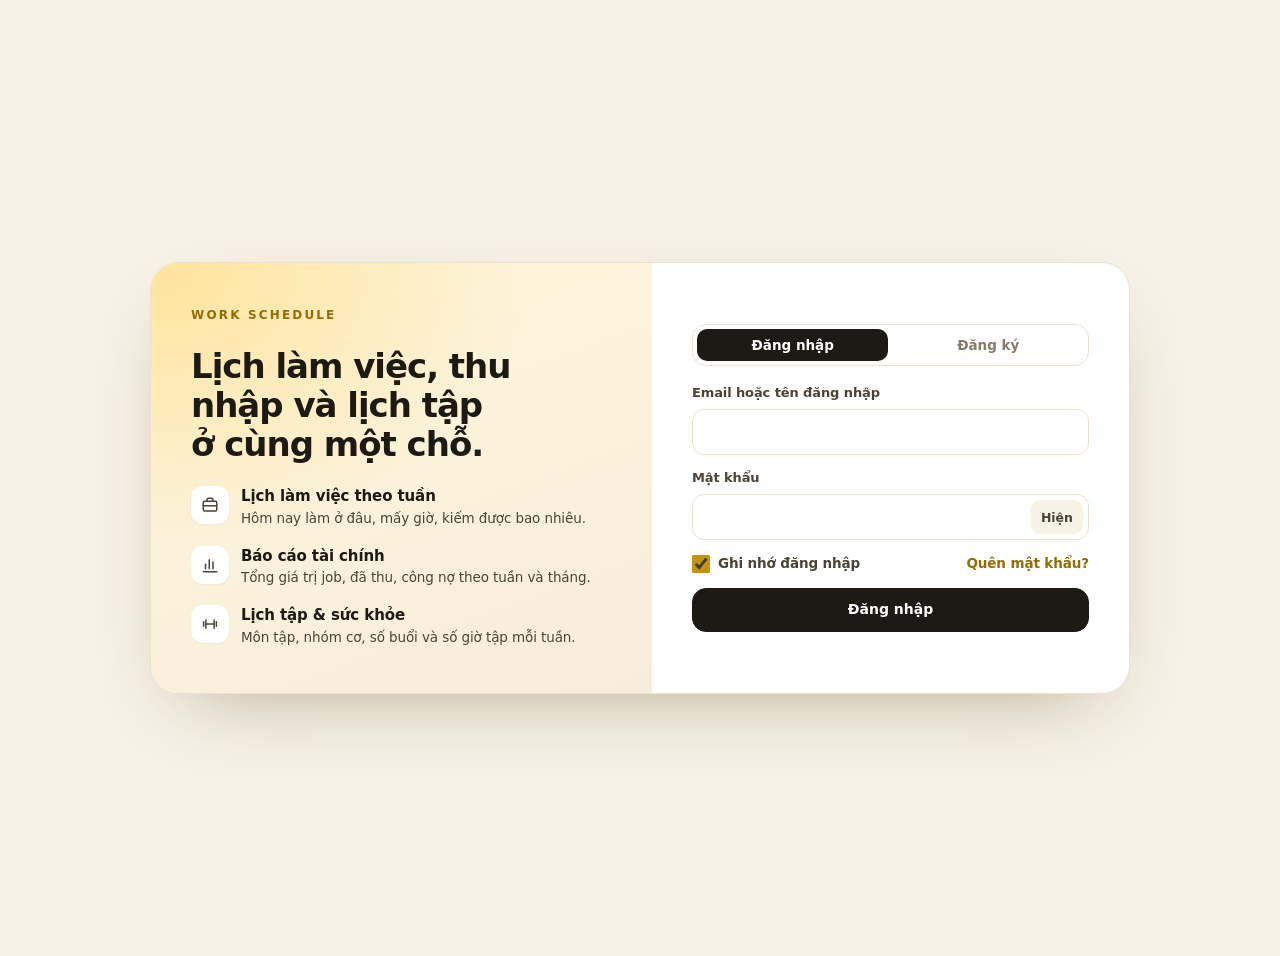
<file: dang-nhap/index.html>
<!DOCTYPE html>
<html lang="en-US">
<head><meta charset="UTF-8">
	
	<meta name="viewport" content="width=device-width, initial-scale=1">
	<meta name="theme-color" content="#f7f2e6">
	<meta name="viewport" content="width=device-width, initial-scale=1">
<meta name="robots" content="max-image-preview:large">
<title>Đăng nhập – work schedule</title>
<link rel="dns-prefetch" href="//cdn.chatway.app">




<style id="wp-img-auto-sizes-contain-inline-css">
img:is([sizes=auto i],[sizes^="auto," i]){contain-intrinsic-size:3000px 1500px}
/*# sourceURL=wp-img-auto-sizes-contain-inline-css */
</style>
<style id="wp-emoji-styles-inline-css">

	img.wp-smiley, img.emoji {
		display: inline !important;
		border: none !important;
		box-shadow: none !important;
		height: 1em !important;
		width: 1em !important;
		margin: 0 0.07em !important;
		vertical-align: -0.1em !important;
		background: none !important;
		padding: 0 !important;
	}
/*# sourceURL=wp-emoji-styles-inline-css */
</style>
<style id="wp-block-library-inline-css">
:root{--wp-block-synced-color:#7a00df;--wp-block-synced-color--rgb:122,0,223;--wp-bound-block-color:var(--wp-block-synced-color);--wp-editor-canvas-background:#ddd;--wp-admin-theme-color:#007cba;--wp-admin-theme-color--rgb:0,124,186;--wp-admin-theme-color-darker-10:#006ba1;--wp-admin-theme-color-darker-10--rgb:0,107,160.5;--wp-admin-theme-color-darker-20:#005a87;--wp-admin-theme-color-darker-20--rgb:0,90,135;--wp-admin-border-width-focus:2px}@media (min-resolution:192dpi){:root{--wp-admin-border-width-focus:1.5px}}.wp-element-button{cursor:pointer}:root .has-very-light-gray-background-color{background-color:#eee}:root .has-very-dark-gray-background-color{background-color:#313131}:root .has-very-light-gray-color{color:#eee}:root .has-very-dark-gray-color{color:#313131}:root .has-vivid-green-cyan-to-vivid-cyan-blue-gradient-background{background:linear-gradient(135deg,#00d084,#0693e3)}:root .has-purple-crush-gradient-background{background:linear-gradient(135deg,#34e2e4,#4721fb 50%,#ab1dfe)}:root .has-hazy-dawn-gradient-background{background:linear-gradient(135deg,#faaca8,#dad0ec)}:root .has-subdued-olive-gradient-background{background:linear-gradient(135deg,#fafae1,#67a671)}:root .has-atomic-cream-gradient-background{background:linear-gradient(135deg,#fdd79a,#004a59)}:root .has-nightshade-gradient-background{background:linear-gradient(135deg,#330968,#31cdcf)}:root .has-midnight-gradient-background{background:linear-gradient(135deg,#020381,#2874fc)}:root{--wp--preset--font-size--normal:16px;--wp--preset--font-size--huge:42px}.has-regular-font-size{font-size:1em}.has-larger-font-size{font-size:2.625em}.has-normal-font-size{font-size:var(--wp--preset--font-size--normal)}.has-huge-font-size{font-size:var(--wp--preset--font-size--huge)}:root .has-text-align-center{text-align:center}:root .has-text-align-left{text-align:left}:root .has-text-align-right{text-align:right}.has-fit-text{white-space:nowrap!important}#end-resizable-editor-section{display:none}.aligncenter{clear:both}.items-justified-left{justify-content:flex-start}.items-justified-center{justify-content:center}.items-justified-right{justify-content:flex-end}.items-justified-space-between{justify-content:space-between}.screen-reader-text{word-wrap:normal!important;border:0;clip-path:inset(50%);height:1px;margin:-1px;overflow:hidden;padding:0;position:absolute;width:1px;word-break:normal!important}.screen-reader-text:focus{background-color:#ddd;clip-path:none;color:#444;display:block;font-size:1em;height:auto;left:5px;line-height:normal;padding:15px 23px 14px;text-decoration:none;top:5px;width:auto;z-index:100000}html :where(.has-border-color){border-style:solid}html :where([style^=border-color],[style*=";border-color"],[style*="; border-color"]){border-style:solid}html :where([style^=border-top-color],[style*=";border-top-color"],[style*="; border-top-color"]){border-top-style:solid}html :where([style^=border-right-color],[style*=";border-right-color"],[style*="; border-right-color"]){border-right-style:solid}html :where([style^=border-bottom-color],[style*=";border-bottom-color"],[style*="; border-bottom-color"]){border-bottom-style:solid}html :where([style^=border-left-color],[style*=";border-left-color"],[style*="; border-left-color"]){border-left-style:solid}html :where([style^=border-width],[style*=";border-width"],[style*="; border-width"]){border-style:solid}html :where([style^=border-top-width],[style*=";border-top-width"],[style*="; border-top-width"]){border-top-style:solid}html :where([style^=border-right-width],[style*=";border-right-width"],[style*="; border-right-width"]){border-right-style:solid}html :where([style^=border-bottom-width],[style*=";border-bottom-width"],[style*="; border-bottom-width"]){border-bottom-style:solid}html :where([style^=border-left-width],[style*=";border-left-width"],[style*="; border-left-width"]){border-left-style:solid}html :where(img[class*=wp-image-]){height:auto;max-width:100%}:where(figure){margin:0 0 1em}html :where(.is-position-sticky){--wp-admin--admin-bar--position-offset:var(--wp-admin--admin-bar--height,0px)}@media screen and (max-width:600px){html :where(.is-position-sticky){--wp-admin--admin-bar--position-offset:0px}}
/*# sourceURL=/wp-includes/css/dist/block-library/common.min.css */
</style>
<style id="global-styles-inline-css">
:root{--wp--preset--aspect-ratio--square: 1;--wp--preset--aspect-ratio--4-3: 4/3;--wp--preset--aspect-ratio--3-4: 3/4;--wp--preset--aspect-ratio--3-2: 3/2;--wp--preset--aspect-ratio--2-3: 2/3;--wp--preset--aspect-ratio--16-9: 16/9;--wp--preset--aspect-ratio--9-16: 9/16;--wp--preset--color--black: #000000;--wp--preset--color--cyan-bluish-gray: #abb8c3;--wp--preset--color--white: #ffffff;--wp--preset--color--pale-pink: #f78da7;--wp--preset--color--vivid-red: #cf2e2e;--wp--preset--color--luminous-vivid-orange: #ff6900;--wp--preset--color--luminous-vivid-amber: #fcb900;--wp--preset--color--light-green-cyan: #7bdcb5;--wp--preset--color--vivid-green-cyan: #00d084;--wp--preset--color--pale-cyan-blue: #8ed1fc;--wp--preset--color--vivid-cyan-blue: #0693e3;--wp--preset--color--vivid-purple: #9b51e0;--wp--preset--color--base: #FFFFFF;--wp--preset--color--contrast: #111111;--wp--preset--color--accent-1: #baa912;--wp--preset--color--accent-2: #F6CFF4;--wp--preset--color--accent-3: #503AA8;--wp--preset--color--accent-4: #686868;--wp--preset--color--accent-5: #FBFAF3;--wp--preset--color--accent-6: color-mix(in srgb, currentColor 20%, transparent);--wp--preset--gradient--vivid-cyan-blue-to-vivid-purple: linear-gradient(135deg,rgb(6,147,227) 0%,rgb(155,81,224) 100%);--wp--preset--gradient--light-green-cyan-to-vivid-green-cyan: linear-gradient(135deg,rgb(122,220,180) 0%,rgb(0,208,130) 100%);--wp--preset--gradient--luminous-vivid-amber-to-luminous-vivid-orange: linear-gradient(135deg,rgb(252,185,0) 0%,rgb(255,105,0) 100%);--wp--preset--gradient--luminous-vivid-orange-to-vivid-red: linear-gradient(135deg,rgb(255,105,0) 0%,rgb(207,46,46) 100%);--wp--preset--gradient--very-light-gray-to-cyan-bluish-gray: linear-gradient(135deg,rgb(238,238,238) 0%,rgb(169,184,195) 100%);--wp--preset--gradient--cool-to-warm-spectrum: linear-gradient(135deg,rgb(74,234,220) 0%,rgb(151,120,209) 20%,rgb(207,42,186) 40%,rgb(238,44,130) 60%,rgb(251,105,98) 80%,rgb(254,248,76) 100%);--wp--preset--gradient--blush-light-purple: linear-gradient(135deg,rgb(255,206,236) 0%,rgb(152,150,240) 100%);--wp--preset--gradient--blush-bordeaux: linear-gradient(135deg,rgb(254,205,165) 0%,rgb(254,45,45) 50%,rgb(107,0,62) 100%);--wp--preset--gradient--luminous-dusk: linear-gradient(135deg,rgb(255,203,112) 0%,rgb(199,81,192) 50%,rgb(65,88,208) 100%);--wp--preset--gradient--pale-ocean: linear-gradient(135deg,rgb(255,245,203) 0%,rgb(182,227,212) 50%,rgb(51,167,181) 100%);--wp--preset--gradient--electric-grass: linear-gradient(135deg,rgb(202,248,128) 0%,rgb(113,206,126) 100%);--wp--preset--gradient--midnight: linear-gradient(135deg,rgb(2,3,129) 0%,rgb(40,116,252) 100%);--wp--preset--font-size--small: 0.875rem;--wp--preset--font-size--medium: clamp(1rem, 1rem + ((1vw - 0.2rem) * 0.196), 1.125rem);--wp--preset--font-size--large: clamp(1.125rem, 1.125rem + ((1vw - 0.2rem) * 0.392), 1.375rem);--wp--preset--font-size--x-large: clamp(1.75rem, 1.75rem + ((1vw - 0.2rem) * 0.392), 2rem);--wp--preset--font-size--xx-large: clamp(2.15rem, 2.15rem + ((1vw - 0.2rem) * 1.333), 3rem);--wp--preset--font-family--manrope: Manrope, sans-serif;--wp--preset--font-family--fira-code: "Fira Code", monospace;--wp--preset--spacing--20: 10px;--wp--preset--spacing--30: 20px;--wp--preset--spacing--40: 30px;--wp--preset--spacing--50: clamp(30px, 5vw, 50px);--wp--preset--spacing--60: clamp(30px, 7vw, 70px);--wp--preset--spacing--70: clamp(50px, 7vw, 90px);--wp--preset--spacing--80: clamp(70px, 10vw, 140px);--wp--preset--shadow--natural: 6px 6px 9px rgba(0, 0, 0, 0.2);--wp--preset--shadow--deep: 12px 12px 50px rgba(0, 0, 0, 0.4);--wp--preset--shadow--sharp: 6px 6px 0px rgba(0, 0, 0, 0.2);--wp--preset--shadow--outlined: 6px 6px 0px -3px rgb(255, 255, 255), 6px 6px rgb(0, 0, 0);--wp--preset--shadow--crisp: 6px 6px 0px rgb(0, 0, 0);}.wp-block-button{--wp--preset--dimension--25: 25%;--wp--preset--dimension--50: 50%;--wp--preset--dimension--75: 75%;--wp--preset--dimension--100: 100%;}:root { --wp--style--global--content-size: 645px;--wp--style--global--wide-size: 1340px; }:where(body) { margin: 0; }.wp-site-blocks { padding-top: var(--wp--style--root--padding-top); padding-bottom: var(--wp--style--root--padding-bottom); }.has-global-padding { padding-right: var(--wp--style--root--padding-right); padding-left: var(--wp--style--root--padding-left); }.has-global-padding > .alignfull { margin-right: calc(var(--wp--style--root--padding-right) * -1); margin-left: calc(var(--wp--style--root--padding-left) * -1); }.has-global-padding :where(:not(.alignfull.is-layout-flow) > .has-global-padding:not(.wp-block-block, .alignfull)) { padding-right: 0; padding-left: 0; }.has-global-padding :where(:not(.alignfull.is-layout-flow) > .has-global-padding:not(.wp-block-block, .alignfull)) > .alignfull { margin-left: 0; margin-right: 0; }.wp-site-blocks > .alignleft { float: left; margin-right: 2em; }.wp-site-blocks > .alignright { float: right; margin-left: 2em; }.wp-site-blocks > .aligncenter { justify-content: center; margin-left: auto; margin-right: auto; }:where(.wp-site-blocks) > * { margin-block-start: 1.2rem; margin-block-end: 0; }:where(.wp-site-blocks) > :first-child { margin-block-start: 0; }:where(.wp-site-blocks) > :last-child { margin-block-end: 0; }:root { --wp--style--block-gap: 1.2rem; }:root :where(.is-layout-flow) > :first-child{margin-block-start: 0;}:root :where(.is-layout-flow) > :last-child{margin-block-end: 0;}:root :where(.is-layout-flow) > *{margin-block-start: 1.2rem;margin-block-end: 0;}:root :where(.is-layout-constrained) > :first-child{margin-block-start: 0;}:root :where(.is-layout-constrained) > :last-child{margin-block-end: 0;}:root :where(.is-layout-constrained) > *{margin-block-start: 1.2rem;margin-block-end: 0;}:root :where(.is-layout-flex){gap: 1.2rem;}:root :where(.is-layout-grid){gap: 1.2rem;}.is-layout-flow > .alignleft{float: left;margin-inline-start: 0;margin-inline-end: 2em;}.is-layout-flow > .alignright{float: right;margin-inline-start: 2em;margin-inline-end: 0;}.is-layout-flow > .aligncenter{margin-left: auto !important;margin-right: auto !important;}.is-layout-constrained > .alignleft{float: left;margin-inline-start: 0;margin-inline-end: 2em;}.is-layout-constrained > .alignright{float: right;margin-inline-start: 2em;margin-inline-end: 0;}.is-layout-constrained > .aligncenter{margin-left: auto !important;margin-right: auto !important;}.is-layout-constrained > :where(:not(.alignleft):not(.alignright):not(.alignfull)){max-width: var(--wp--style--global--content-size);margin-left: auto !important;margin-right: auto !important;}.is-layout-constrained > .alignwide{max-width: var(--wp--style--global--wide-size);}body .is-layout-flex{display: flex;}.is-layout-flex{flex-wrap: wrap;align-items: center;}.is-layout-flex > :is(*, div){margin: 0;}body .is-layout-grid{display: grid;}.is-layout-grid > :is(*, div){margin: 0;}body{background-color: #fff7f2e6;color: var(--wp--preset--color--contrast);font-family: var(--wp--preset--font-family--manrope);font-size: var(--wp--preset--font-size--large);font-weight: 300;letter-spacing: -0.1px;line-height: 1.4;--wp--style--root--padding-top: 0px;--wp--style--root--padding-right: var(--wp--preset--spacing--50);--wp--style--root--padding-bottom: 0px;--wp--style--root--padding-left: var(--wp--preset--spacing--50);}a:where(:not(.wp-element-button)){color: currentColor;}:root :where(a:where(:not(.wp-element-button)):hover){text-decoration: none;}h1, h2, h3, h4, h5, h6{font-weight: 400;letter-spacing: -0.1px;line-height: 1.125;}h1{font-size: var(--wp--preset--font-size--xx-large);}h2{font-size: var(--wp--preset--font-size--x-large);}h3{font-size: var(--wp--preset--font-size--large);}h4{font-size: var(--wp--preset--font-size--medium);}h5{font-size: var(--wp--preset--font-size--small);letter-spacing: 0.5px;}h6{font-size: var(--wp--preset--font-size--small);font-weight: 700;letter-spacing: 1.4px;text-transform: uppercase;}:root :where(.wp-element-button, .wp-block-button__link){background-color: var(--wp--preset--color--contrast);border-width: 0;color: var(--wp--preset--color--base);font-family: inherit;font-size: var(--wp--preset--font-size--medium);font-style: inherit;font-weight: inherit;letter-spacing: inherit;line-height: inherit;padding-top: 1rem;padding-right: 2.25rem;padding-bottom: 1rem;padding-left: 2.25rem;text-decoration: none;text-transform: inherit;}:root :where(.wp-element-button:hover, .wp-block-button__link:hover){background-color: color-mix(in srgb, var(--wp--preset--color--contrast) 85%, transparent);border-color: transparent;color: var(--wp--preset--color--base);}:root :where(.wp-element-button:focus, .wp-block-button__link:focus){outline-color: var(--wp--preset--color--accent-4);outline-offset: 2px;}:root :where(.wp-element-caption, .wp-block-audio figcaption, .wp-block-embed figcaption, .wp-block-gallery figcaption, .wp-block-image figcaption, .wp-block-table figcaption, .wp-block-video figcaption){font-size: var(--wp--preset--font-size--small);line-height: 1.4;}.has-black-color{color: var(--wp--preset--color--black) !important;}.has-cyan-bluish-gray-color{color: var(--wp--preset--color--cyan-bluish-gray) !important;}.has-white-color{color: var(--wp--preset--color--white) !important;}.has-pale-pink-color{color: var(--wp--preset--color--pale-pink) !important;}.has-vivid-red-color{color: var(--wp--preset--color--vivid-red) !important;}.has-luminous-vivid-orange-color{color: var(--wp--preset--color--luminous-vivid-orange) !important;}.has-luminous-vivid-amber-color{color: var(--wp--preset--color--luminous-vivid-amber) !important;}.has-light-green-cyan-color{color: var(--wp--preset--color--light-green-cyan) !important;}.has-vivid-green-cyan-color{color: var(--wp--preset--color--vivid-green-cyan) !important;}.has-pale-cyan-blue-color{color: var(--wp--preset--color--pale-cyan-blue) !important;}.has-vivid-cyan-blue-color{color: var(--wp--preset--color--vivid-cyan-blue) !important;}.has-vivid-purple-color{color: var(--wp--preset--color--vivid-purple) !important;}.has-base-color{color: var(--wp--preset--color--base) !important;}.has-contrast-color{color: var(--wp--preset--color--contrast) !important;}.has-accent-1-color{color: var(--wp--preset--color--accent-1) !important;}.has-accent-2-color{color: var(--wp--preset--color--accent-2) !important;}.has-accent-3-color{color: var(--wp--preset--color--accent-3) !important;}.has-accent-4-color{color: var(--wp--preset--color--accent-4) !important;}.has-accent-5-color{color: var(--wp--preset--color--accent-5) !important;}.has-accent-6-color{color: var(--wp--preset--color--accent-6) !important;}.has-black-background-color{background-color: var(--wp--preset--color--black) !important;}.has-cyan-bluish-gray-background-color{background-color: var(--wp--preset--color--cyan-bluish-gray) !important;}.has-white-background-color{background-color: var(--wp--preset--color--white) !important;}.has-pale-pink-background-color{background-color: var(--wp--preset--color--pale-pink) !important;}.has-vivid-red-background-color{background-color: var(--wp--preset--color--vivid-red) !important;}.has-luminous-vivid-orange-background-color{background-color: var(--wp--preset--color--luminous-vivid-orange) !important;}.has-luminous-vivid-amber-background-color{background-color: var(--wp--preset--color--luminous-vivid-amber) !important;}.has-light-green-cyan-background-color{background-color: var(--wp--preset--color--light-green-cyan) !important;}.has-vivid-green-cyan-background-color{background-color: var(--wp--preset--color--vivid-green-cyan) !important;}.has-pale-cyan-blue-background-color{background-color: var(--wp--preset--color--pale-cyan-blue) !important;}.has-vivid-cyan-blue-background-color{background-color: var(--wp--preset--color--vivid-cyan-blue) !important;}.has-vivid-purple-background-color{background-color: var(--wp--preset--color--vivid-purple) !important;}.has-base-background-color{background-color: var(--wp--preset--color--base) !important;}.has-contrast-background-color{background-color: var(--wp--preset--color--contrast) !important;}.has-accent-1-background-color{background-color: var(--wp--preset--color--accent-1) !important;}.has-accent-2-background-color{background-color: var(--wp--preset--color--accent-2) !important;}.has-accent-3-background-color{background-color: var(--wp--preset--color--accent-3) !important;}.has-accent-4-background-color{background-color: var(--wp--preset--color--accent-4) !important;}.has-accent-5-background-color{background-color: var(--wp--preset--color--accent-5) !important;}.has-accent-6-background-color{background-color: var(--wp--preset--color--accent-6) !important;}.has-black-border-color{border-color: var(--wp--preset--color--black) !important;}.has-cyan-bluish-gray-border-color{border-color: var(--wp--preset--color--cyan-bluish-gray) !important;}.has-white-border-color{border-color: var(--wp--preset--color--white) !important;}.has-pale-pink-border-color{border-color: var(--wp--preset--color--pale-pink) !important;}.has-vivid-red-border-color{border-color: var(--wp--preset--color--vivid-red) !important;}.has-luminous-vivid-orange-border-color{border-color: var(--wp--preset--color--luminous-vivid-orange) !important;}.has-luminous-vivid-amber-border-color{border-color: var(--wp--preset--color--luminous-vivid-amber) !important;}.has-light-green-cyan-border-color{border-color: var(--wp--preset--color--light-green-cyan) !important;}.has-vivid-green-cyan-border-color{border-color: var(--wp--preset--color--vivid-green-cyan) !important;}.has-pale-cyan-blue-border-color{border-color: var(--wp--preset--color--pale-cyan-blue) !important;}.has-vivid-cyan-blue-border-color{border-color: var(--wp--preset--color--vivid-cyan-blue) !important;}.has-vivid-purple-border-color{border-color: var(--wp--preset--color--vivid-purple) !important;}.has-base-border-color{border-color: var(--wp--preset--color--base) !important;}.has-contrast-border-color{border-color: var(--wp--preset--color--contrast) !important;}.has-accent-1-border-color{border-color: var(--wp--preset--color--accent-1) !important;}.has-accent-2-border-color{border-color: var(--wp--preset--color--accent-2) !important;}.has-accent-3-border-color{border-color: var(--wp--preset--color--accent-3) !important;}.has-accent-4-border-color{border-color: var(--wp--preset--color--accent-4) !important;}.has-accent-5-border-color{border-color: var(--wp--preset--color--accent-5) !important;}.has-accent-6-border-color{border-color: var(--wp--preset--color--accent-6) !important;}.has-vivid-cyan-blue-to-vivid-purple-gradient-background{background: var(--wp--preset--gradient--vivid-cyan-blue-to-vivid-purple) !important;}.has-light-green-cyan-to-vivid-green-cyan-gradient-background{background: var(--wp--preset--gradient--light-green-cyan-to-vivid-green-cyan) !important;}.has-luminous-vivid-amber-to-luminous-vivid-orange-gradient-background{background: var(--wp--preset--gradient--luminous-vivid-amber-to-luminous-vivid-orange) !important;}.has-luminous-vivid-orange-to-vivid-red-gradient-background{background: var(--wp--preset--gradient--luminous-vivid-orange-to-vivid-red) !important;}.has-very-light-gray-to-cyan-bluish-gray-gradient-background{background: var(--wp--preset--gradient--very-light-gray-to-cyan-bluish-gray) !important;}.has-cool-to-warm-spectrum-gradient-background{background: var(--wp--preset--gradient--cool-to-warm-spectrum) !important;}.has-blush-light-purple-gradient-background{background: var(--wp--preset--gradient--blush-light-purple) !important;}.has-blush-bordeaux-gradient-background{background: var(--wp--preset--gradient--blush-bordeaux) !important;}.has-luminous-dusk-gradient-background{background: var(--wp--preset--gradient--luminous-dusk) !important;}.has-pale-ocean-gradient-background{background: var(--wp--preset--gradient--pale-ocean) !important;}.has-electric-grass-gradient-background{background: var(--wp--preset--gradient--electric-grass) !important;}.has-midnight-gradient-background{background: var(--wp--preset--gradient--midnight) !important;}.has-small-font-size{font-size: var(--wp--preset--font-size--small) !important;}.has-medium-font-size{font-size: var(--wp--preset--font-size--medium) !important;}.has-large-font-size{font-size: var(--wp--preset--font-size--large) !important;}.has-x-large-font-size{font-size: var(--wp--preset--font-size--x-large) !important;}.has-xx-large-font-size{font-size: var(--wp--preset--font-size--xx-large) !important;}.has-manrope-font-family{font-family: var(--wp--preset--font-family--manrope) !important;}.has-fira-code-font-family{font-family: var(--wp--preset--font-family--fira-code) !important;}
/*# sourceURL=global-styles-inline-css */
</style>
<style id="wp-block-template-skip-link-inline-css">
/*! This file is auto-generated */
.skip-link.screen-reader-text{border:0;clip-path:inset(50%);height:1px;margin:-1px;overflow:hidden;padding:0;position:absolute!important;width:1px;word-wrap:normal!important;word-break:normal!important}.skip-link.screen-reader-text:focus{background-color:#eee;clip-path:none;color:#444;display:block;font-size:1em;height:auto;left:5px;line-height:normal;padding:15px 23px 14px;text-decoration:none;top:5px;width:auto;z-index:100000}
/*# sourceURL=/wp-includes/css/wp-block-template-skip-link.min.css */
</style>
<link rel="stylesheet" id="lichtrinh-app-css" href="/wp-content/plugins/lich-trinh-pro/assets/css/app.css?ver=1.0.1" media="all">
<script id="jquery-core-js" src="/wp-includes/js/jquery/jquery.min.js?ver=3.7.1"></script>
<script id="jquery-migrate-js" src="/wp-includes/js/jquery/jquery-migrate.min.js?ver=3.4.1"></script>
<link rel="EditURI" type="application/rsd+xml" title="RSD" href="/xmlrpc.php?rsd">
<meta name="generator" content="WordPress 7.1.4">
<link rel="canonical" href="/dang-nhap/">
<link rel="shortlink" href="/?p=14">
<style class="wp-fonts-local">
@font-face{font-family:Manrope;font-style:normal;font-weight:200 800;font-display:fallback;src:url('/wp-content/themes/twentytwentyfive/assets/fonts/manrope/Manrope-VariableFont_wght.woff2') format('woff2');}
@font-face{font-family:"Fira Code";font-style:normal;font-weight:300 700;font-display:fallback;src:url('/wp-content/themes/twentytwentyfive/assets/fonts/fira-code/FiraCode-VariableFont_wght.woff2') format('woff2');}
</style>
</head>
<body class="wp-singular page-template page-template-lichtrinh-fullscreen page page-id-14 wp-embed-responsive wp-theme-twentytwentyfive ltp-fullscreen-body elementor-default elementor-kit-6">
<div class="ltp-auth" data-tab="login">
	<div class="ltp-auth-card">
		<aside class="ltp-auth-side">
			<div class="ltp-eyebrow">Work schedule</div>
			<h2 class="ltp-auth-title">Lịch làm việc, thu nhập và lịch tập ở cùng một chỗ.</h2>
			<ul class="ltp-auth-points">
				<li>
					<span class="ltp-auth-ic"><svg class="ltp-ic" viewbox="0 0 24 24" aria-hidden="true" focusable="false"><rect x="3" y="7" width="18" height="13" rx="2"></rect><path d="M8 7V5a2 2 0 0 1 2-2h4a2 2 0 0 1 2 2v2"></path><path d="M3 13h18"></path></svg></span>
					<div><b>Lịch làm việc theo tuần</b><span>Hôm nay làm ở đâu, mấy giờ, kiếm được bao nhiêu.</span></div>
				</li>
				<li>
					<span class="ltp-auth-ic"><svg class="ltp-ic" viewbox="0 0 24 24" aria-hidden="true" focusable="false"><path d="M3 21h18"></path><path d="M6 17v-6"></path><path d="M11 17V5"></path><path d="M16 17v-9"></path></svg></span>
					<div><b>Báo cáo tài chính</b><span>Tổng giá trị job, đã thu, công nợ theo tuần và tháng.</span></div>
				</li>
				<li>
					<span class="ltp-auth-ic"><svg class="ltp-ic" viewbox="0 0 24 24" aria-hidden="true" focusable="false"><path d="M6.5 6.5v11"></path><path d="M3.5 9v6"></path><path d="M17.5 6.5v11"></path><path d="M20.5 9v6"></path><path d="M6.5 12h11"></path></svg></span>
					<div><b>Lịch tập &amp; sức khỏe</b><span>Môn tập, nhóm cơ, số buổi và số giờ tập mỗi tuần.</span></div>
				</li>
			</ul>
		</aside>

		<section class="ltp-auth-main">
			
			<div class="ltp-seg ltp-auth-tabs" role="tablist">
				<button type="button" role="tab" data-auth-tab="login">Đăng nhập</button>
									<button type="button" role="tab" data-auth-tab="register">Đăng ký</button>
							</div>

			
			<form class="ltp-form ltp-auth-pane" data-pane="login" method="post" action="/dang-nhap/">
				<input type="hidden" name="lichtrinh_action" value="login">
				<input type="hidden" id="_lichtrinh_nonce" name="_lichtrinh_nonce" value="a065afcedf"><input type="hidden" name="_wp_http_referer" value="/thuha/dang-nhap/">				<input type="hidden" name="redirect_to" value="/lich-trinh/">
				<div class="ltp-field">
					<label for="ltp-login-user">Email hoặc tên đăng nhập</label>
					<input id="ltp-login-user" name="lichtrinh_login" type="text" autocomplete="username" required>
				</div>
				<div class="ltp-field">
					<label for="ltp-login-pass">Mật khẩu</label>
					<div class="ltp-pass">
						<input id="ltp-login-pass" name="lichtrinh_password" type="password" autocomplete="current-password" required>
						<button type="button" class="ltp-pass-toggle" data-toggle-pass>Hiện</button>
					</div>
				</div>
				<div class="ltp-row-between">
					<label class="ltp-check"><input type="checkbox" name="lichtrinh_remember" value="1" checked> Ghi nhớ đăng nhập</label>
					<a href="/wp-login.php?action=lostpassword">Quên mật khẩu?</a>
				</div>
				<button class="ltp-btn ltp-btn--dark ltp-btn--block" type="submit">Đăng nhập</button>
			</form>

							<form class="ltp-form ltp-auth-pane" data-pane="register" method="post" action="/dang-nhap/">
					<input type="hidden" name="lichtrinh_action" value="register">
					<input type="hidden" id="_lichtrinh_nonce" name="_lichtrinh_nonce" value="a065afcedf"><input type="hidden" name="_wp_http_referer" value="/thuha/dang-nhap/">					<input type="hidden" name="redirect_to" value="/lich-trinh/">
					<div class="ltp-hp" aria-hidden="true">
						<label for="ltp-website">Website</label>
						<input id="ltp-website" name="lichtrinh_website" type="text" tabindex="-1" autocomplete="off">
					</div>
					<div class="ltp-field">
						<label for="ltp-reg-name">Họ và tên</label>
						<input id="ltp-reg-name" name="lichtrinh_name" type="text" autocomplete="name" placeholder="VD: Lê Hữu Phước">
					</div>
					<div class="ltp-field">
						<label for="ltp-reg-email">Email</label>
						<input id="ltp-reg-email" name="lichtrinh_email" type="email" autocomplete="email" required>
					</div>
					<div class="ltp-field">
						<label for="ltp-reg-pass">Mật khẩu (ít nhất 6 ký tự)</label>
						<div class="ltp-pass">
							<input id="ltp-reg-pass" name="lichtrinh_password" type="password" autocomplete="new-password" minlength="6" required>
							<button type="button" class="ltp-pass-toggle" data-toggle-pass>Hiện</button>
						</div>
					</div>
					<button class="ltp-btn ltp-btn--dark ltp-btn--block" type="submit">Tạo tài khoản</button>
					<p class="ltp-auth-foot">Miễn phí. Dữ liệu của bạn chỉ mình bạn xem được.</p>
				</form>
					</section>
	</div>
</div>

<script type="speculationrules">
{"prefetch":[{"source":"document","where":{"and":[{"href_matches":"/thuha/*"},{"not":{"href_matches":["/thuha/wp-*.php","/thuha/wp-admin/*","/thuha/wp-content/uploads/*","/thuha/wp-content/*","/thuha/wp-content/plugins/*","/thuha/wp-content/themes/twentytwentyfive/*","/thuha/*\\?(.+)"]}},{"not":{"selector_matches":"a[rel~=\"nofollow\"]"}},{"not":{"selector_matches":".no-prefetch, .no-prefetch a"}}]},"eagerness":"conservative"}]}
</script>
<script id="chatway-script-js-extra">
var wpChatwaySettings = {"widgetId":"BtsXLCkzIi87","emailId":"","userId":"","token":"","userName":"","themeName":"Twenty Twenty-Five"};
//# sourceURL=chatway-script-js-extra
</script>
<script id="chatway-script-js" src="https://cdn.chatway.app/widget.js?include%5B%5D=faqs&&ver=7b8fe1042b3defa489fc#038;id=BtsXLCkzIi87"></script>
<script id="chatway-frontend-js-extra">
var chatwaySettings = {"ajaxURL":"/wp-admin/admin-ajax.php","widgetId":"BtsXLCkzIi87","nonce":"2c653d7a3a"};
//# sourceURL=chatway-frontend-js-extra
</script>
<script data-wp-strategy="defer" defer id="chatway-frontend-js" src="/wp-content/plugins/chatway-live-chat/assets/js/frontend.js?ver=302744dc226a23cbd4ee"></script>
<script id="lichtrinh-app-js-before">
window.LichtrinhConfig = {"mode":"wp","restUrl":"\/wp-json\/lichtrinh\/v1\/","nonce":"","brand":"Work schedule","loggedIn":false,"user":null,"logoutUrl":"\/wp-login.php?action=logout&redirect_to=%2Fdang-nhap%2F&_wpnonce=406e34c952","loginUrl":"\/dang-nhap\/"};
//# sourceURL=lichtrinh-app-js-before
</script>
<script id="lichtrinh-app-js" src="/wp-content/plugins/lich-trinh-pro/assets/js/app.js?ver=1.0.1"></script>
<script id="wp-emoji-settings" type="application/json">
{"baseUrl":"https://s.w.org/images/core/emoji/17.0.2/72x72/","ext":".png","svgUrl":"https://s.w.org/images/core/emoji/17.0.2/svg/","svgExt":".svg","source":{"concatemoji":"/wp-includes/js/wp-emoji-release.min.js?ver=7.1.4"}}
</script>
<script type="module">
/*! This file is auto-generated */
var e="script#wp-emoji-settings",t=document.querySelector(e);if(!(t instanceof HTMLScriptElement))throw new Error("Element missing: "+e);const r=JSON.parse(t.text),s=(window._wpemojiSettings=r,"wpEmojiSettingsSupports"),o=["flag","emoji"];function i(e){try{var t={supportTests:e,timestamp:(new Date).valueOf()};sessionStorage.setItem(s,JSON.stringify(t))}catch(e){}}function c(e,t,n){e.clearRect(0,0,e.canvas.width,e.canvas.height),e.fillText(t,0,0);t=new Uint32Array(e.getImageData(0,0,e.canvas.width,e.canvas.height).data);e.clearRect(0,0,e.canvas.width,e.canvas.height),e.fillText(n,0,0);const r=new Uint32Array(e.getImageData(0,0,e.canvas.width,e.canvas.height).data);return t.every((e,t)=>e===r[t])}function p(e,t){e.clearRect(0,0,e.canvas.width,e.canvas.height),e.fillText(t,0,0);var n=e.getImageData(16,16,1,1);for(let e=0;e<n.data.length;e++)if(0!==n.data[e])return!1;return!0}function u(e,t,n,r){switch(t){case"flag":return n(e,"\ud83c\udff3\ufe0f\u200d\u26a7\ufe0f","\ud83c\udff3\ufe0f\u200b\u26a7\ufe0f")?!1:!n(e,"\ud83c\udde8\ud83c\uddf6","\ud83c\udde8\u200b\ud83c\uddf6")&&!n(e,"\ud83c\udff4\udb40\udc67\udb40\udc62\udb40\udc65\udb40\udc6e\udb40\udc67\udb40\udc7f","\ud83c\udff4\u200b\udb40\udc67\u200b\udb40\udc62\u200b\udb40\udc65\u200b\udb40\udc6e\u200b\udb40\udc67\u200b\udb40\udc7f");case"emoji":return!r(e,"\ud83e\u1fac8")}return!1}function f(e,t,n,r){let a;const s=(a="undefined"!=typeof WorkerGlobalScope&&self instanceof WorkerGlobalScope?new OffscreenCanvas(300,150):document.createElement("canvas")).getContext("2d",{willReadFrequently:!0}),o=(s.textBaseline="top",s.font="600 32px Arial",{});return e.forEach(e=>{o[e]=t(s,e,n,r)}),o}function a(e){var t=document.createElement("script");t.src=e,t.defer=!0,document.head.appendChild(t)}r.supports={everything:!0,everythingExceptFlag:!0},new Promise(t=>{let n=function(){try{var e=JSON.parse(sessionStorage.getItem(s));if("object"==typeof e&&"number"==typeof e.timestamp&&(new Date).valueOf()<e.timestamp+604800&&"object"==typeof e.supportTests)return e.supportTests}catch(e){}return null}();if(!n){if("undefined"!=typeof Worker&&"undefined"!=typeof OffscreenCanvas&&"undefined"!=typeof URL&&URL.createObjectURL&&"undefined"!=typeof Blob)try{var e="postMessage("+f.toString()+"("+[JSON.stringify(o),u.toString(),c.toString(),p.toString()].join(",")+"));",r=new Blob([e],{type:"text/javascript"});const a=new Worker(URL.createObjectURL(r),{name:"wpTestEmojiSupports"});return void(a.onmessage=e=>{i(n=e.data),a.terminate(),t(n)})}catch(e){}i(n=f(o,u,c,p))}t(n)}).then(e=>{for(const n in e)r.supports[n]=e[n],r.supports.everything=r.supports.everything&&r.supports[n],"flag"!==n&&(r.supports.everythingExceptFlag=r.supports.everythingExceptFlag&&r.supports[n]);var t;r.supports.everythingExceptFlag=r.supports.everythingExceptFlag&&!r.supports.flag,r.supports.everything||((t=r.source||{}).concatemoji?a(t.concatemoji):t.wpemoji&&t.twemoji&&(a(t.twemoji),a(t.wpemoji)))});
//# sourceURL=/wp-includes/js/wp-emoji-loader.min.js
</script>
</body>
</html>
</file>
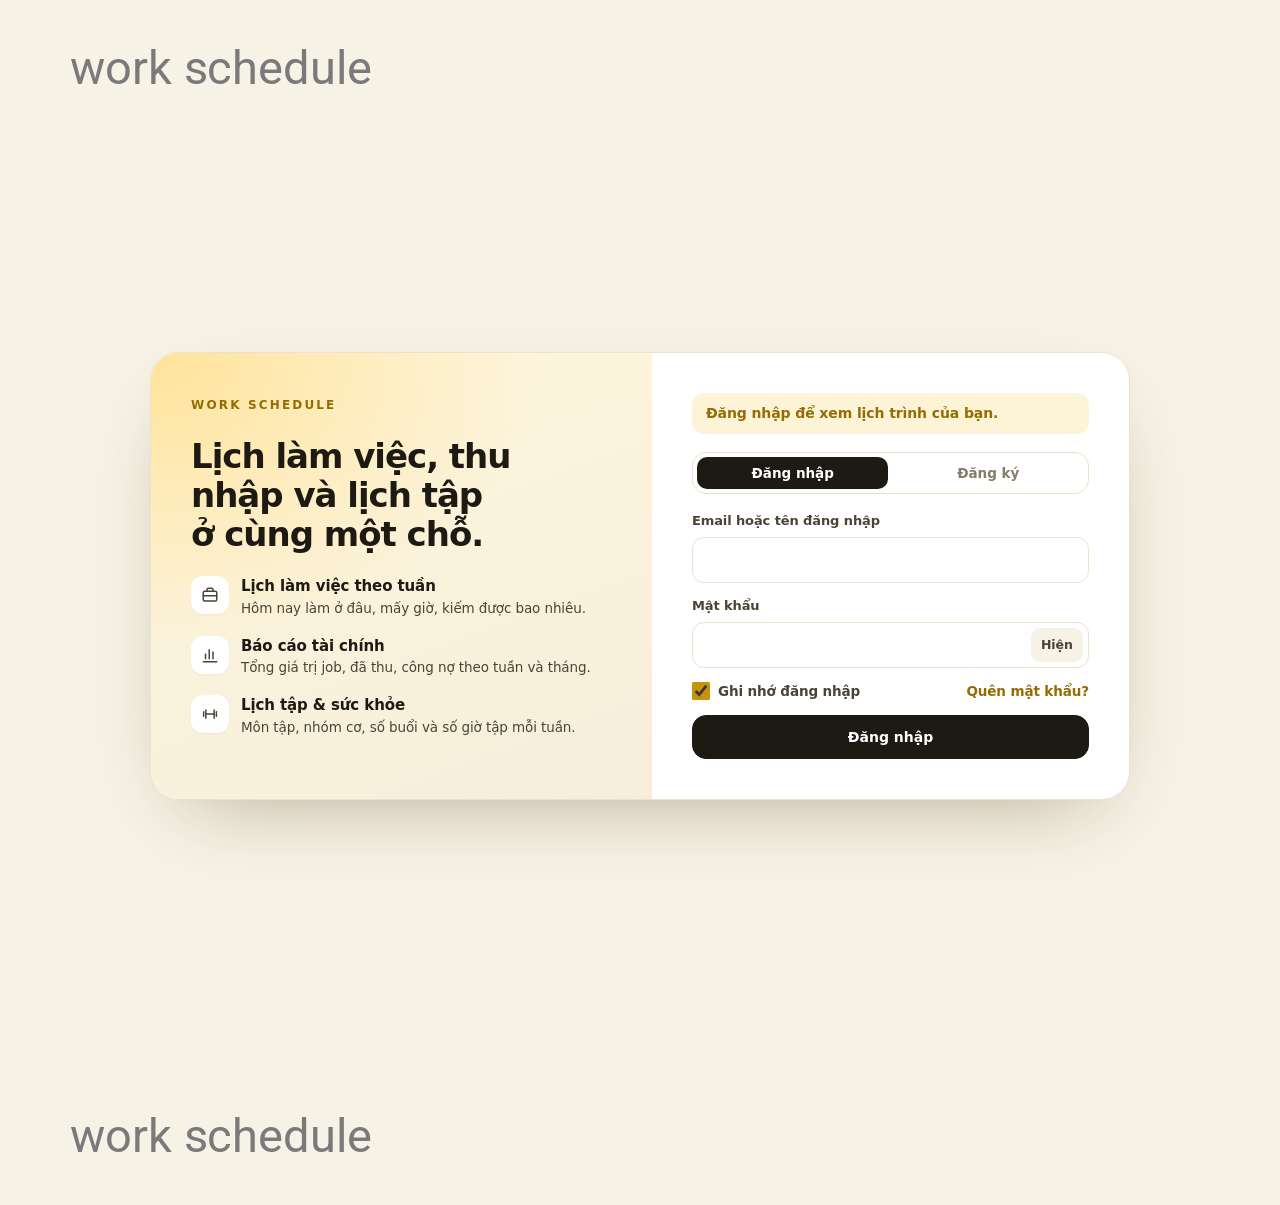
<file: lich-trinh/index.html>
<!DOCTYPE html>
<html lang="en-US">
<head><meta charset="UTF-8">
	
	<meta name="viewport" content="width=device-width, initial-scale=1">
	<meta name="theme-color" content="#f7f2e6">
	<meta name="viewport" content="width=device-width, initial-scale=1">
<meta name="robots" content="max-image-preview:large">
<title>Lịch Trình – work schedule</title>
<link rel="dns-prefetch" href="//cdn.chatway.app">




<style id="wp-img-auto-sizes-contain-inline-css">
img:is([sizes=auto i],[sizes^="auto," i]){contain-intrinsic-size:3000px 1500px}
/*# sourceURL=wp-img-auto-sizes-contain-inline-css */
</style>
<style id="wp-emoji-styles-inline-css">

	img.wp-smiley, img.emoji {
		display: inline !important;
		border: none !important;
		box-shadow: none !important;
		height: 1em !important;
		width: 1em !important;
		margin: 0 0.07em !important;
		vertical-align: -0.1em !important;
		background: none !important;
		padding: 0 !important;
	}
/*# sourceURL=wp-emoji-styles-inline-css */
</style>
<style id="wp-block-library-inline-css">
:root{--wp-block-synced-color:#7a00df;--wp-block-synced-color--rgb:122,0,223;--wp-bound-block-color:var(--wp-block-synced-color);--wp-editor-canvas-background:#ddd;--wp-admin-theme-color:#007cba;--wp-admin-theme-color--rgb:0,124,186;--wp-admin-theme-color-darker-10:#006ba1;--wp-admin-theme-color-darker-10--rgb:0,107,160.5;--wp-admin-theme-color-darker-20:#005a87;--wp-admin-theme-color-darker-20--rgb:0,90,135;--wp-admin-border-width-focus:2px}@media (min-resolution:192dpi){:root{--wp-admin-border-width-focus:1.5px}}.wp-element-button{cursor:pointer}:root .has-very-light-gray-background-color{background-color:#eee}:root .has-very-dark-gray-background-color{background-color:#313131}:root .has-very-light-gray-color{color:#eee}:root .has-very-dark-gray-color{color:#313131}:root .has-vivid-green-cyan-to-vivid-cyan-blue-gradient-background{background:linear-gradient(135deg,#00d084,#0693e3)}:root .has-purple-crush-gradient-background{background:linear-gradient(135deg,#34e2e4,#4721fb 50%,#ab1dfe)}:root .has-hazy-dawn-gradient-background{background:linear-gradient(135deg,#faaca8,#dad0ec)}:root .has-subdued-olive-gradient-background{background:linear-gradient(135deg,#fafae1,#67a671)}:root .has-atomic-cream-gradient-background{background:linear-gradient(135deg,#fdd79a,#004a59)}:root .has-nightshade-gradient-background{background:linear-gradient(135deg,#330968,#31cdcf)}:root .has-midnight-gradient-background{background:linear-gradient(135deg,#020381,#2874fc)}:root{--wp--preset--font-size--normal:16px;--wp--preset--font-size--huge:42px}.has-regular-font-size{font-size:1em}.has-larger-font-size{font-size:2.625em}.has-normal-font-size{font-size:var(--wp--preset--font-size--normal)}.has-huge-font-size{font-size:var(--wp--preset--font-size--huge)}:root .has-text-align-center{text-align:center}:root .has-text-align-left{text-align:left}:root .has-text-align-right{text-align:right}.has-fit-text{white-space:nowrap!important}#end-resizable-editor-section{display:none}.aligncenter{clear:both}.items-justified-left{justify-content:flex-start}.items-justified-center{justify-content:center}.items-justified-right{justify-content:flex-end}.items-justified-space-between{justify-content:space-between}.screen-reader-text{word-wrap:normal!important;border:0;clip-path:inset(50%);height:1px;margin:-1px;overflow:hidden;padding:0;position:absolute;width:1px;word-break:normal!important}.screen-reader-text:focus{background-color:#ddd;clip-path:none;color:#444;display:block;font-size:1em;height:auto;left:5px;line-height:normal;padding:15px 23px 14px;text-decoration:none;top:5px;width:auto;z-index:100000}html :where(.has-border-color){border-style:solid}html :where([style^=border-color],[style*=";border-color"],[style*="; border-color"]){border-style:solid}html :where([style^=border-top-color],[style*=";border-top-color"],[style*="; border-top-color"]){border-top-style:solid}html :where([style^=border-right-color],[style*=";border-right-color"],[style*="; border-right-color"]){border-right-style:solid}html :where([style^=border-bottom-color],[style*=";border-bottom-color"],[style*="; border-bottom-color"]){border-bottom-style:solid}html :where([style^=border-left-color],[style*=";border-left-color"],[style*="; border-left-color"]){border-left-style:solid}html :where([style^=border-width],[style*=";border-width"],[style*="; border-width"]){border-style:solid}html :where([style^=border-top-width],[style*=";border-top-width"],[style*="; border-top-width"]){border-top-style:solid}html :where([style^=border-right-width],[style*=";border-right-width"],[style*="; border-right-width"]){border-right-style:solid}html :where([style^=border-bottom-width],[style*=";border-bottom-width"],[style*="; border-bottom-width"]){border-bottom-style:solid}html :where([style^=border-left-width],[style*=";border-left-width"],[style*="; border-left-width"]){border-left-style:solid}html :where(img[class*=wp-image-]){height:auto;max-width:100%}:where(figure){margin:0 0 1em}html :where(.is-position-sticky){--wp-admin--admin-bar--position-offset:var(--wp-admin--admin-bar--height,0px)}@media screen and (max-width:600px){html :where(.is-position-sticky){--wp-admin--admin-bar--position-offset:0px}}
/*# sourceURL=/wp-includes/css/dist/block-library/common.min.css */
</style>
<style id="global-styles-inline-css">
:root{--wp--preset--aspect-ratio--square: 1;--wp--preset--aspect-ratio--4-3: 4/3;--wp--preset--aspect-ratio--3-4: 3/4;--wp--preset--aspect-ratio--3-2: 3/2;--wp--preset--aspect-ratio--2-3: 2/3;--wp--preset--aspect-ratio--16-9: 16/9;--wp--preset--aspect-ratio--9-16: 9/16;--wp--preset--color--black: #000000;--wp--preset--color--cyan-bluish-gray: #abb8c3;--wp--preset--color--white: #ffffff;--wp--preset--color--pale-pink: #f78da7;--wp--preset--color--vivid-red: #cf2e2e;--wp--preset--color--luminous-vivid-orange: #ff6900;--wp--preset--color--luminous-vivid-amber: #fcb900;--wp--preset--color--light-green-cyan: #7bdcb5;--wp--preset--color--vivid-green-cyan: #00d084;--wp--preset--color--pale-cyan-blue: #8ed1fc;--wp--preset--color--vivid-cyan-blue: #0693e3;--wp--preset--color--vivid-purple: #9b51e0;--wp--preset--color--base: #FFFFFF;--wp--preset--color--contrast: #111111;--wp--preset--color--accent-1: #baa912;--wp--preset--color--accent-2: #F6CFF4;--wp--preset--color--accent-3: #503AA8;--wp--preset--color--accent-4: #686868;--wp--preset--color--accent-5: #FBFAF3;--wp--preset--color--accent-6: color-mix(in srgb, currentColor 20%, transparent);--wp--preset--gradient--vivid-cyan-blue-to-vivid-purple: linear-gradient(135deg,rgb(6,147,227) 0%,rgb(155,81,224) 100%);--wp--preset--gradient--light-green-cyan-to-vivid-green-cyan: linear-gradient(135deg,rgb(122,220,180) 0%,rgb(0,208,130) 100%);--wp--preset--gradient--luminous-vivid-amber-to-luminous-vivid-orange: linear-gradient(135deg,rgb(252,185,0) 0%,rgb(255,105,0) 100%);--wp--preset--gradient--luminous-vivid-orange-to-vivid-red: linear-gradient(135deg,rgb(255,105,0) 0%,rgb(207,46,46) 100%);--wp--preset--gradient--very-light-gray-to-cyan-bluish-gray: linear-gradient(135deg,rgb(238,238,238) 0%,rgb(169,184,195) 100%);--wp--preset--gradient--cool-to-warm-spectrum: linear-gradient(135deg,rgb(74,234,220) 0%,rgb(151,120,209) 20%,rgb(207,42,186) 40%,rgb(238,44,130) 60%,rgb(251,105,98) 80%,rgb(254,248,76) 100%);--wp--preset--gradient--blush-light-purple: linear-gradient(135deg,rgb(255,206,236) 0%,rgb(152,150,240) 100%);--wp--preset--gradient--blush-bordeaux: linear-gradient(135deg,rgb(254,205,165) 0%,rgb(254,45,45) 50%,rgb(107,0,62) 100%);--wp--preset--gradient--luminous-dusk: linear-gradient(135deg,rgb(255,203,112) 0%,rgb(199,81,192) 50%,rgb(65,88,208) 100%);--wp--preset--gradient--pale-ocean: linear-gradient(135deg,rgb(255,245,203) 0%,rgb(182,227,212) 50%,rgb(51,167,181) 100%);--wp--preset--gradient--electric-grass: linear-gradient(135deg,rgb(202,248,128) 0%,rgb(113,206,126) 100%);--wp--preset--gradient--midnight: linear-gradient(135deg,rgb(2,3,129) 0%,rgb(40,116,252) 100%);--wp--preset--font-size--small: 0.875rem;--wp--preset--font-size--medium: clamp(1rem, 1rem + ((1vw - 0.2rem) * 0.196), 1.125rem);--wp--preset--font-size--large: clamp(1.125rem, 1.125rem + ((1vw - 0.2rem) * 0.392), 1.375rem);--wp--preset--font-size--x-large: clamp(1.75rem, 1.75rem + ((1vw - 0.2rem) * 0.392), 2rem);--wp--preset--font-size--xx-large: clamp(2.15rem, 2.15rem + ((1vw - 0.2rem) * 1.333), 3rem);--wp--preset--font-family--manrope: Manrope, sans-serif;--wp--preset--font-family--fira-code: "Fira Code", monospace;--wp--preset--spacing--20: 10px;--wp--preset--spacing--30: 20px;--wp--preset--spacing--40: 30px;--wp--preset--spacing--50: clamp(30px, 5vw, 50px);--wp--preset--spacing--60: clamp(30px, 7vw, 70px);--wp--preset--spacing--70: clamp(50px, 7vw, 90px);--wp--preset--spacing--80: clamp(70px, 10vw, 140px);--wp--preset--shadow--natural: 6px 6px 9px rgba(0, 0, 0, 0.2);--wp--preset--shadow--deep: 12px 12px 50px rgba(0, 0, 0, 0.4);--wp--preset--shadow--sharp: 6px 6px 0px rgba(0, 0, 0, 0.2);--wp--preset--shadow--outlined: 6px 6px 0px -3px rgb(255, 255, 255), 6px 6px rgb(0, 0, 0);--wp--preset--shadow--crisp: 6px 6px 0px rgb(0, 0, 0);}.wp-block-button{--wp--preset--dimension--25: 25%;--wp--preset--dimension--50: 50%;--wp--preset--dimension--75: 75%;--wp--preset--dimension--100: 100%;}:root { --wp--style--global--content-size: 645px;--wp--style--global--wide-size: 1340px; }:where(body) { margin: 0; }.wp-site-blocks { padding-top: var(--wp--style--root--padding-top); padding-bottom: var(--wp--style--root--padding-bottom); }.has-global-padding { padding-right: var(--wp--style--root--padding-right); padding-left: var(--wp--style--root--padding-left); }.has-global-padding > .alignfull { margin-right: calc(var(--wp--style--root--padding-right) * -1); margin-left: calc(var(--wp--style--root--padding-left) * -1); }.has-global-padding :where(:not(.alignfull.is-layout-flow) > .has-global-padding:not(.wp-block-block, .alignfull)) { padding-right: 0; padding-left: 0; }.has-global-padding :where(:not(.alignfull.is-layout-flow) > .has-global-padding:not(.wp-block-block, .alignfull)) > .alignfull { margin-left: 0; margin-right: 0; }.wp-site-blocks > .alignleft { float: left; margin-right: 2em; }.wp-site-blocks > .alignright { float: right; margin-left: 2em; }.wp-site-blocks > .aligncenter { justify-content: center; margin-left: auto; margin-right: auto; }:where(.wp-site-blocks) > * { margin-block-start: 1.2rem; margin-block-end: 0; }:where(.wp-site-blocks) > :first-child { margin-block-start: 0; }:where(.wp-site-blocks) > :last-child { margin-block-end: 0; }:root { --wp--style--block-gap: 1.2rem; }:root :where(.is-layout-flow) > :first-child{margin-block-start: 0;}:root :where(.is-layout-flow) > :last-child{margin-block-end: 0;}:root :where(.is-layout-flow) > *{margin-block-start: 1.2rem;margin-block-end: 0;}:root :where(.is-layout-constrained) > :first-child{margin-block-start: 0;}:root :where(.is-layout-constrained) > :last-child{margin-block-end: 0;}:root :where(.is-layout-constrained) > *{margin-block-start: 1.2rem;margin-block-end: 0;}:root :where(.is-layout-flex){gap: 1.2rem;}:root :where(.is-layout-grid){gap: 1.2rem;}.is-layout-flow > .alignleft{float: left;margin-inline-start: 0;margin-inline-end: 2em;}.is-layout-flow > .alignright{float: right;margin-inline-start: 2em;margin-inline-end: 0;}.is-layout-flow > .aligncenter{margin-left: auto !important;margin-right: auto !important;}.is-layout-constrained > .alignleft{float: left;margin-inline-start: 0;margin-inline-end: 2em;}.is-layout-constrained > .alignright{float: right;margin-inline-start: 2em;margin-inline-end: 0;}.is-layout-constrained > .aligncenter{margin-left: auto !important;margin-right: auto !important;}.is-layout-constrained > :where(:not(.alignleft):not(.alignright):not(.alignfull)){max-width: var(--wp--style--global--content-size);margin-left: auto !important;margin-right: auto !important;}.is-layout-constrained > .alignwide{max-width: var(--wp--style--global--wide-size);}body .is-layout-flex{display: flex;}.is-layout-flex{flex-wrap: wrap;align-items: center;}.is-layout-flex > :is(*, div){margin: 0;}body .is-layout-grid{display: grid;}.is-layout-grid > :is(*, div){margin: 0;}body{background-color: #fff7f2e6;color: var(--wp--preset--color--contrast);font-family: var(--wp--preset--font-family--manrope);font-size: var(--wp--preset--font-size--large);font-weight: 300;letter-spacing: -0.1px;line-height: 1.4;--wp--style--root--padding-top: 0px;--wp--style--root--padding-right: var(--wp--preset--spacing--50);--wp--style--root--padding-bottom: 0px;--wp--style--root--padding-left: var(--wp--preset--spacing--50);}a:where(:not(.wp-element-button)){color: currentColor;}:root :where(a:where(:not(.wp-element-button)):hover){text-decoration: none;}h1, h2, h3, h4, h5, h6{font-weight: 400;letter-spacing: -0.1px;line-height: 1.125;}h1{font-size: var(--wp--preset--font-size--xx-large);}h2{font-size: var(--wp--preset--font-size--x-large);}h3{font-size: var(--wp--preset--font-size--large);}h4{font-size: var(--wp--preset--font-size--medium);}h5{font-size: var(--wp--preset--font-size--small);letter-spacing: 0.5px;}h6{font-size: var(--wp--preset--font-size--small);font-weight: 700;letter-spacing: 1.4px;text-transform: uppercase;}:root :where(.wp-element-button, .wp-block-button__link){background-color: var(--wp--preset--color--contrast);border-width: 0;color: var(--wp--preset--color--base);font-family: inherit;font-size: var(--wp--preset--font-size--medium);font-style: inherit;font-weight: inherit;letter-spacing: inherit;line-height: inherit;padding-top: 1rem;padding-right: 2.25rem;padding-bottom: 1rem;padding-left: 2.25rem;text-decoration: none;text-transform: inherit;}:root :where(.wp-element-button:hover, .wp-block-button__link:hover){background-color: color-mix(in srgb, var(--wp--preset--color--contrast) 85%, transparent);border-color: transparent;color: var(--wp--preset--color--base);}:root :where(.wp-element-button:focus, .wp-block-button__link:focus){outline-color: var(--wp--preset--color--accent-4);outline-offset: 2px;}:root :where(.wp-element-caption, .wp-block-audio figcaption, .wp-block-embed figcaption, .wp-block-gallery figcaption, .wp-block-image figcaption, .wp-block-table figcaption, .wp-block-video figcaption){font-size: var(--wp--preset--font-size--small);line-height: 1.4;}.has-black-color{color: var(--wp--preset--color--black) !important;}.has-cyan-bluish-gray-color{color: var(--wp--preset--color--cyan-bluish-gray) !important;}.has-white-color{color: var(--wp--preset--color--white) !important;}.has-pale-pink-color{color: var(--wp--preset--color--pale-pink) !important;}.has-vivid-red-color{color: var(--wp--preset--color--vivid-red) !important;}.has-luminous-vivid-orange-color{color: var(--wp--preset--color--luminous-vivid-orange) !important;}.has-luminous-vivid-amber-color{color: var(--wp--preset--color--luminous-vivid-amber) !important;}.has-light-green-cyan-color{color: var(--wp--preset--color--light-green-cyan) !important;}.has-vivid-green-cyan-color{color: var(--wp--preset--color--vivid-green-cyan) !important;}.has-pale-cyan-blue-color{color: var(--wp--preset--color--pale-cyan-blue) !important;}.has-vivid-cyan-blue-color{color: var(--wp--preset--color--vivid-cyan-blue) !important;}.has-vivid-purple-color{color: var(--wp--preset--color--vivid-purple) !important;}.has-base-color{color: var(--wp--preset--color--base) !important;}.has-contrast-color{color: var(--wp--preset--color--contrast) !important;}.has-accent-1-color{color: var(--wp--preset--color--accent-1) !important;}.has-accent-2-color{color: var(--wp--preset--color--accent-2) !important;}.has-accent-3-color{color: var(--wp--preset--color--accent-3) !important;}.has-accent-4-color{color: var(--wp--preset--color--accent-4) !important;}.has-accent-5-color{color: var(--wp--preset--color--accent-5) !important;}.has-accent-6-color{color: var(--wp--preset--color--accent-6) !important;}.has-black-background-color{background-color: var(--wp--preset--color--black) !important;}.has-cyan-bluish-gray-background-color{background-color: var(--wp--preset--color--cyan-bluish-gray) !important;}.has-white-background-color{background-color: var(--wp--preset--color--white) !important;}.has-pale-pink-background-color{background-color: var(--wp--preset--color--pale-pink) !important;}.has-vivid-red-background-color{background-color: var(--wp--preset--color--vivid-red) !important;}.has-luminous-vivid-orange-background-color{background-color: var(--wp--preset--color--luminous-vivid-orange) !important;}.has-luminous-vivid-amber-background-color{background-color: var(--wp--preset--color--luminous-vivid-amber) !important;}.has-light-green-cyan-background-color{background-color: var(--wp--preset--color--light-green-cyan) !important;}.has-vivid-green-cyan-background-color{background-color: var(--wp--preset--color--vivid-green-cyan) !important;}.has-pale-cyan-blue-background-color{background-color: var(--wp--preset--color--pale-cyan-blue) !important;}.has-vivid-cyan-blue-background-color{background-color: var(--wp--preset--color--vivid-cyan-blue) !important;}.has-vivid-purple-background-color{background-color: var(--wp--preset--color--vivid-purple) !important;}.has-base-background-color{background-color: var(--wp--preset--color--base) !important;}.has-contrast-background-color{background-color: var(--wp--preset--color--contrast) !important;}.has-accent-1-background-color{background-color: var(--wp--preset--color--accent-1) !important;}.has-accent-2-background-color{background-color: var(--wp--preset--color--accent-2) !important;}.has-accent-3-background-color{background-color: var(--wp--preset--color--accent-3) !important;}.has-accent-4-background-color{background-color: var(--wp--preset--color--accent-4) !important;}.has-accent-5-background-color{background-color: var(--wp--preset--color--accent-5) !important;}.has-accent-6-background-color{background-color: var(--wp--preset--color--accent-6) !important;}.has-black-border-color{border-color: var(--wp--preset--color--black) !important;}.has-cyan-bluish-gray-border-color{border-color: var(--wp--preset--color--cyan-bluish-gray) !important;}.has-white-border-color{border-color: var(--wp--preset--color--white) !important;}.has-pale-pink-border-color{border-color: var(--wp--preset--color--pale-pink) !important;}.has-vivid-red-border-color{border-color: var(--wp--preset--color--vivid-red) !important;}.has-luminous-vivid-orange-border-color{border-color: var(--wp--preset--color--luminous-vivid-orange) !important;}.has-luminous-vivid-amber-border-color{border-color: var(--wp--preset--color--luminous-vivid-amber) !important;}.has-light-green-cyan-border-color{border-color: var(--wp--preset--color--light-green-cyan) !important;}.has-vivid-green-cyan-border-color{border-color: var(--wp--preset--color--vivid-green-cyan) !important;}.has-pale-cyan-blue-border-color{border-color: var(--wp--preset--color--pale-cyan-blue) !important;}.has-vivid-cyan-blue-border-color{border-color: var(--wp--preset--color--vivid-cyan-blue) !important;}.has-vivid-purple-border-color{border-color: var(--wp--preset--color--vivid-purple) !important;}.has-base-border-color{border-color: var(--wp--preset--color--base) !important;}.has-contrast-border-color{border-color: var(--wp--preset--color--contrast) !important;}.has-accent-1-border-color{border-color: var(--wp--preset--color--accent-1) !important;}.has-accent-2-border-color{border-color: var(--wp--preset--color--accent-2) !important;}.has-accent-3-border-color{border-color: var(--wp--preset--color--accent-3) !important;}.has-accent-4-border-color{border-color: var(--wp--preset--color--accent-4) !important;}.has-accent-5-border-color{border-color: var(--wp--preset--color--accent-5) !important;}.has-accent-6-border-color{border-color: var(--wp--preset--color--accent-6) !important;}.has-vivid-cyan-blue-to-vivid-purple-gradient-background{background: var(--wp--preset--gradient--vivid-cyan-blue-to-vivid-purple) !important;}.has-light-green-cyan-to-vivid-green-cyan-gradient-background{background: var(--wp--preset--gradient--light-green-cyan-to-vivid-green-cyan) !important;}.has-luminous-vivid-amber-to-luminous-vivid-orange-gradient-background{background: var(--wp--preset--gradient--luminous-vivid-amber-to-luminous-vivid-orange) !important;}.has-luminous-vivid-orange-to-vivid-red-gradient-background{background: var(--wp--preset--gradient--luminous-vivid-orange-to-vivid-red) !important;}.has-very-light-gray-to-cyan-bluish-gray-gradient-background{background: var(--wp--preset--gradient--very-light-gray-to-cyan-bluish-gray) !important;}.has-cool-to-warm-spectrum-gradient-background{background: var(--wp--preset--gradient--cool-to-warm-spectrum) !important;}.has-blush-light-purple-gradient-background{background: var(--wp--preset--gradient--blush-light-purple) !important;}.has-blush-bordeaux-gradient-background{background: var(--wp--preset--gradient--blush-bordeaux) !important;}.has-luminous-dusk-gradient-background{background: var(--wp--preset--gradient--luminous-dusk) !important;}.has-pale-ocean-gradient-background{background: var(--wp--preset--gradient--pale-ocean) !important;}.has-electric-grass-gradient-background{background: var(--wp--preset--gradient--electric-grass) !important;}.has-midnight-gradient-background{background: var(--wp--preset--gradient--midnight) !important;}.has-small-font-size{font-size: var(--wp--preset--font-size--small) !important;}.has-medium-font-size{font-size: var(--wp--preset--font-size--medium) !important;}.has-large-font-size{font-size: var(--wp--preset--font-size--large) !important;}.has-x-large-font-size{font-size: var(--wp--preset--font-size--x-large) !important;}.has-xx-large-font-size{font-size: var(--wp--preset--font-size--xx-large) !important;}.has-manrope-font-family{font-family: var(--wp--preset--font-family--manrope) !important;}.has-fira-code-font-family{font-family: var(--wp--preset--font-family--fira-code) !important;}
/*# sourceURL=global-styles-inline-css */
</style>
<style id="wp-block-template-skip-link-inline-css">
/*! This file is auto-generated */
.skip-link.screen-reader-text{border:0;clip-path:inset(50%);height:1px;margin:-1px;overflow:hidden;padding:0;position:absolute!important;width:1px;word-wrap:normal!important;word-break:normal!important}.skip-link.screen-reader-text:focus{background-color:#eee;clip-path:none;color:#444;display:block;font-size:1em;height:auto;left:5px;line-height:normal;padding:15px 23px 14px;text-decoration:none;top:5px;width:auto;z-index:100000}
/*# sourceURL=/wp-includes/css/wp-block-template-skip-link.min.css */
</style>
<link rel="stylesheet" id="lichtrinh-app-css" href="/wp-content/plugins/lich-trinh-pro/assets/css/app.css?ver=1.0.1" media="all">
<link rel="stylesheet" id="elementor-frontend-css" href="/wp-content/plugins/elementor/assets/css/frontend.min.css?ver=4.4.1" media="all">
<style id="elementor-frontend-inline-css">
.elementor-kit-6{--e-global-color-primary:#6EC1E4;--e-global-color-secondary:#54595F;--e-global-color-text:#7A7A7A;--e-global-color-accent:#61CE70;--e-global-typography-primary-font-family:"Roboto";--e-global-typography-primary-font-weight:600;--e-global-typography-secondary-font-family:"Roboto Slab";--e-global-typography-secondary-font-weight:400;--e-global-typography-text-font-family:"Roboto";--e-global-typography-text-font-weight:400;--e-global-typography-accent-font-family:"Roboto";--e-global-typography-accent-font-weight:500;}.elementor-section.elementor-section-boxed > .elementor-container{max-width:1140px;}.e-con{--container-max-width:1140px;}.elementor-widget:not(:last-child){margin-block-end:20px;}.elementor-element{--widgets-spacing:20px 20px;--widgets-spacing-row:20px;--widgets-spacing-column:20px;}{}h1.entry-title{display:var(--page-title-display);}@media(max-width:1024px){.elementor-section.elementor-section-boxed > .elementor-container{max-width:1024px;}.e-con{--container-max-width:1024px;}}@media(max-width:767px){.elementor-section.elementor-section-boxed > .elementor-container{max-width:767px;}.e-con{--container-max-width:767px;}}
.e-heading-base a, .e-paragraph-base a { all: unset; cursor: pointer; }.elementor :where(.e-svg-base) { width: var(--e-svg-width, 65px); height: var(--e-svg-height, 65px); }form[data-element_type="e-form"].form-state-success [data-element_type="e-form-success-message"],form[data-element_type="e-form"].form-state-error [data-element_type="e-form-error-message"]{ display: block; }.elementor-edit-mode [data-element_type="e-form-success-message"]:is(.elementor-element-editable, :has(.elementor-element-editable), :has(> .elementor-empty-view)),.elementor-edit-mode [data-element_type="e-form-error-message"]:is(.elementor-element-editable, :has(.elementor-element-editable), :has(> .elementor-empty-view)){ display: block; }.e-background-video { position: relative; overflow: hidden; }.e-background-video__media { position: absolute; inset: 0; width: 100%; height: 100%; object-fit: cover; pointer-events: none; z-index: 0; }.e-background-video__content { position: relative; z-index: 1; flex: 1 1 auto; }.elementor-edit-mode .e-background-video__content.e-atomic-element:has(> .elementor-empty-view) { display: flex; flex-direction: column; flex: 1 1 auto; min-height: 0; }.elementor-edit-mode .e-background-video__content.e-atomic-element:has(> .elementor-empty-view) > .elementor-empty-view.elementor-empty-view { position: relative; flex: 1 1 auto; min-height: 120px; height: auto; width: 100%; }.elementor-edit-mode .e-background-video__content.e-atomic-element:has(> .elementor-empty-view) > .elementor-empty-view > .elementor-first-add { position: absolute; inset: 0; width: 100%; height: 100%; }.e-background-video__controls { z-index: 2; }.e-background-video__play, .e-background-video__pause { appearance: none; -webkit-appearance: none; }.e-background-video.e-background-video--playing .e-background-video__play { display: none; }.e-background-video.e-background-video--paused .e-background-video__pause { display: none; }.e-background-video:not(.e-background-video--playing):not(.e-background-video--paused) .e-background-video__controls,.e-background-video:not(.e-background-video--playing):not(.e-background-video--paused) .e-background-video__play,.e-background-video:not(.e-background-video--playing):not(.e-background-video--paused) .e-background-video__pause { display: none; }.e-accordion-item-header-base { list-style: none; }.e-accordion-item-header-base::-webkit-details-marker { display: none; }.e-accordion-item-base { interpolate-size: allow-keywords; }.e-accordion-item-base::details-content {block-size: 0; overflow: hidden;transition: block-size .3s ease, content-visibility .3s ease allow-discrete;}.e-accordion-item-base[open]::details-content { block-size: auto; }.e-accordion-item-icon-base, .e-accordion-item-icon-open-base { --e-svg-width: auto; --e-svg-height: 100%; }:where(.e-accordion-item-icon-base, .e-accordion-item-icon-open-base) .e-svg-base { max-width: 100%; }.e-accordion-item-icon-base.e-accordion-item-icon-base .e-svg-base svg, .e-accordion-item-icon-open-base.e-accordion-item-icon-open-base .e-svg-base svg { width: auto !important; }.e-accordion-item-icon-base svg, .e-accordion-item-icon-open-base svg { transition: transform .3s ease; }.e-accordion-item-base:not([open]) > summary :is(.e-accordion-item-icon-base, .e-accordion-item-icon-open-base) svg { transform: rotate(var(--e-accordion-icon-rotation-closed)); }.e-accordion-item-base[open] > summary :is(.e-accordion-item-icon-base, .e-accordion-item-icon-open-base) svg { transform: rotate(var(--e-accordion-icon-rotation, 180deg)); }.e-accordion-item-header-base.e-accordion-item-header-base:has(> .e-accordion-item-icon-open-base) { display: grid; grid-template-columns: minmax(0, 1fr) auto; align-items: center; }.e-accordion-item-header-base:has(> .e-accordion-item-icon-open-base) > .e-accordion-item-title-base { grid-column: 1; grid-row: 1; }.e-accordion-item-header-base:has(> .e-accordion-item-icon-open-base) > :is(.e-accordion-item-icon-base, .e-accordion-item-icon-open-base) { grid-column: 2; grid-row: 1; }.e-accordion-item-base .e-accordion-item-icon-open-base.e-accordion-item-icon-open-base { visibility: hidden; }.e-accordion-item-base[open] > summary .e-accordion-item-icon-open-base { visibility: visible; }.e-accordion-item-base[open] > summary:has(.e-accordion-item-icon-open-base) .e-accordion-item-icon-base { visibility: hidden; }.e-list-item-marker-base { --e-svg-width: 0.6em; --e-svg-height: 0.6em; }:where(.e-list-item-marker-base) .e-svg-base { flex-shrink: 0; }.e-list-item-marker-base .e-svg-base svg { display: block; }
.elementor-13 .elementor-element.elementor-element-6450d3f2{--display:flex;}.elementor-widget-text-editor{font-family:var( --e-global-typography-text-font-family ), Sans-serif;font-weight:var( --e-global-typography-text-font-weight );color:var( --e-global-color-text );}.elementor-widget-text-editor.elementor-drop-cap-view-stacked .elementor-drop-cap{background-color:var( --e-global-color-primary );}.elementor-widget-text-editor.elementor-drop-cap-view-framed .elementor-drop-cap, .elementor-widget-text-editor.elementor-drop-cap-view-default .elementor-drop-cap{color:var( --e-global-color-primary );border-color:var( --e-global-color-primary );}
/*# sourceURL=elementor-frontend-inline-css */
</style>
<link rel="stylesheet" id="base-desktop-css" href="/wp-content/uploads/elementor/css/base-desktop.css?ver=6afd57a9ca07c" media="all">
<link rel="stylesheet" id="base-mobile-css" href="/wp-content/uploads/elementor/css/base-mobile.css?ver=6afd57a9ca07c" media="(max-width:767px)">
<link rel="stylesheet" id="elementor-gf-roboto-css" href="https://fonts.googleapis.com/css?family=Roboto:100,100italic,200,200italic,300,300italic,400,400italic,500,500italic,600,600italic,700,700italic,800,800italic,900,900italic&amp;display=swap" media="all">
<link rel="stylesheet" id="elementor-gf-robotoslab-css" href="https://fonts.googleapis.com/css?family=Roboto+Slab:100,100italic,200,200italic,300,300italic,400,400italic,500,500italic,600,600italic,700,700italic,800,800italic,900,900italic&amp;display=swap" media="all">
<script id="jquery-core-js" src="/wp-includes/js/jquery/jquery.min.js?ver=3.7.1"></script>
<script id="jquery-migrate-js" src="/wp-includes/js/jquery/jquery-migrate.min.js?ver=3.4.1"></script>
<link rel="EditURI" type="application/rsd+xml" title="RSD" href="/xmlrpc.php?rsd">
<meta name="generator" content="WordPress 7.1.4">
<link rel="canonical" href="/lich-trinh/">
<link rel="shortlink" href="/?p=13">
<style class="wp-fonts-local">
@font-face{font-family:Manrope;font-style:normal;font-weight:200 800;font-display:fallback;src:url('/wp-content/themes/twentytwentyfive/assets/fonts/manrope/Manrope-VariableFont_wght.woff2') format('woff2');}
@font-face{font-family:"Fira Code";font-style:normal;font-weight:300 700;font-display:fallback;src:url('/wp-content/themes/twentytwentyfive/assets/fonts/fira-code/FiraCode-VariableFont_wght.woff2') format('woff2');}
</style>
</head>
<body class="wp-singular page-template page-template-lichtrinh-fullscreen page page-id-13 wp-embed-responsive wp-theme-twentytwentyfive ltp-fullscreen-body elementor-default elementor-kit-6 elementor-page elementor-page-13">
		<div data-elementor-type="wp-page" data-elementor-id="13" class="elementor elementor-13">
				<div class="elementor-element elementor-element-6450d3f2 e-flex e-con-boxed e-con e-parent" data-id="6450d3f2" data-element_type="container" data-e-type="container">
					<div class="e-con-inner">
				<div class="elementor-element elementor-element-158cc58 elementor-widget elementor-widget-text-editor" data-id="158cc58" data-element_type="widget" data-e-type="widget" data-widget_type="text-editor.default">
				<div class="elementor-widget-container">
									<h1 class="wp-block-site-title"><a href="/" target="_self" rel="home">work schedule</a></h1>
<div class="ltp-auth" data-tab="login">
	<div class="ltp-auth-card">
		<aside class="ltp-auth-side">
			<div class="ltp-eyebrow">Work schedule</div>
			<h2 class="ltp-auth-title">Lịch làm việc, thu nhập và lịch tập ở cùng một chỗ.</h2>
			<ul class="ltp-auth-points">
				<li>
					<span class="ltp-auth-ic"><svg class="ltp-ic" viewbox="0 0 24 24" aria-hidden="true" focusable="false"><rect x="3" y="7" width="18" height="13" rx="2"></rect><path d="M8 7V5a2 2 0 0 1 2-2h4a2 2 0 0 1 2 2v2"></path><path d="M3 13h18"></path></svg></span>
					<div><b>Lịch làm việc theo tuần</b><span>Hôm nay làm ở đâu, mấy giờ, kiếm được bao nhiêu.</span></div>
				</li>
				<li>
					<span class="ltp-auth-ic"><svg class="ltp-ic" viewbox="0 0 24 24" aria-hidden="true" focusable="false"><path d="M3 21h18"></path><path d="M6 17v-6"></path><path d="M11 17V5"></path><path d="M16 17v-9"></path></svg></span>
					<div><b>Báo cáo tài chính</b><span>Tổng giá trị job, đã thu, công nợ theo tuần và tháng.</span></div>
				</li>
				<li>
					<span class="ltp-auth-ic"><svg class="ltp-ic" viewbox="0 0 24 24" aria-hidden="true" focusable="false"><path d="M6.5 6.5v11"></path><path d="M3.5 9v6"></path><path d="M17.5 6.5v11"></path><path d="M20.5 9v6"></path><path d="M6.5 12h11"></path></svg></span>
					<div><b>Lịch tập &amp; sức khỏe</b><span>Môn tập, nhóm cơ, số buổi và số giờ tập mỗi tuần.</span></div>
				</li>
			</ul>
		</aside>

		<section class="ltp-auth-main">
							<p class="ltp-auth-notice">Đăng nhập để xem lịch trình của bạn.</p>
			
			<div class="ltp-seg ltp-auth-tabs" role="tablist">
				<button type="button" role="tab" data-auth-tab="login">Đăng nhập</button>
									<button type="button" role="tab" data-auth-tab="register">Đăng ký</button>
							</div>

			
			<form class="ltp-form ltp-auth-pane" data-pane="login" method="post" action="/lich-trinh/">
				<input type="hidden" name="lichtrinh_action" value="login">
				<input type="hidden" id="_lichtrinh_nonce" name="_lichtrinh_nonce" value="a065afcedf"><input type="hidden" name="_wp_http_referer" value="/thuha/lich-trinh/">				<input type="hidden" name="redirect_to" value="/lich-trinh/">
				<div class="ltp-field">
					<label for="ltp-login-user">Email hoặc tên đăng nhập</label>
					<input id="ltp-login-user" name="lichtrinh_login" type="text" autocomplete="username" required>
				</div>
				<div class="ltp-field">
					<label for="ltp-login-pass">Mật khẩu</label>
					<div class="ltp-pass">
						<input id="ltp-login-pass" name="lichtrinh_password" type="password" autocomplete="current-password" required>
						<button type="button" class="ltp-pass-toggle" data-toggle-pass>Hiện</button>
					</div>
				</div>
				<div class="ltp-row-between">
					<label class="ltp-check"><input type="checkbox" name="lichtrinh_remember" value="1" checked> Ghi nhớ đăng nhập</label>
					<a href="/wp-login.php?action=lostpassword">Quên mật khẩu?</a>
				</div>
				<button class="ltp-btn ltp-btn--dark ltp-btn--block" type="submit">Đăng nhập</button>
			</form>

							<form class="ltp-form ltp-auth-pane" data-pane="register" method="post" action="/lich-trinh/">
					<input type="hidden" name="lichtrinh_action" value="register">
					<input type="hidden" id="_lichtrinh_nonce" name="_lichtrinh_nonce" value="a065afcedf"><input type="hidden" name="_wp_http_referer" value="/thuha/lich-trinh/">					<input type="hidden" name="redirect_to" value="/lich-trinh/">
					<div class="ltp-hp" aria-hidden="true">
						<label for="ltp-website">Website</label>
						<input id="ltp-website" name="lichtrinh_website" type="text" tabindex="-1" autocomplete="off">
					</div>
					<div class="ltp-field">
						<label for="ltp-reg-name">Họ và tên</label>
						<input id="ltp-reg-name" name="lichtrinh_name" type="text" autocomplete="name" placeholder="VD: Lê Hữu Phước">
					</div>
					<div class="ltp-field">
						<label for="ltp-reg-email">Email</label>
						<input id="ltp-reg-email" name="lichtrinh_email" type="email" autocomplete="email" required>
					</div>
					<div class="ltp-field">
						<label for="ltp-reg-pass">Mật khẩu (ít nhất 6 ký tự)</label>
						<div class="ltp-pass">
							<input id="ltp-reg-pass" name="lichtrinh_password" type="password" autocomplete="new-password" minlength="6" required>
							<button type="button" class="ltp-pass-toggle" data-toggle-pass>Hiện</button>
						</div>
					</div>
					<button class="ltp-btn ltp-btn--dark ltp-btn--block" type="submit">Tạo tài khoản</button>
					<p class="ltp-auth-foot">Miễn phí. Dữ liệu của bạn chỉ mình bạn xem được.</p>
				</form>
					</section>
	</div>
</div>


<p class="wp-block-paragraph"> </p>
<h1 class="wp-block-site-title"><a href="/" target="_self" rel="home">work schedule</a></h1>								</div>
				</div>
					</div>
				</div>
				</div>
		<script type="speculationrules">
{"prefetch":[{"source":"document","where":{"and":[{"href_matches":"/thuha/*"},{"not":{"href_matches":["/thuha/wp-*.php","/thuha/wp-admin/*","/thuha/wp-content/uploads/*","/thuha/wp-content/*","/thuha/wp-content/plugins/*","/thuha/wp-content/themes/twentytwentyfive/*","/thuha/*\\?(.+)"]}},{"not":{"selector_matches":"a[rel~=\"nofollow\"]"}},{"not":{"selector_matches":".no-prefetch, .no-prefetch a"}}]},"eagerness":"conservative"}]}
</script>
<style id="wp-block-site-title-inline-css">
.wp-block-site-title{box-sizing:border-box}.wp-block-site-title :where(a){color:inherit;font-family:inherit;font-size:inherit;font-style:inherit;font-weight:inherit;letter-spacing:inherit;line-height:inherit;text-decoration:inherit}
/*# sourceURL=/wp-includes/blocks/site-title/style.min.css */
</style>
<style id="wp-block-paragraph-inline-css">
.is-small-text{font-size:.875em}.is-regular-text{font-size:1em}.is-large-text{font-size:2.25em}.is-larger-text{font-size:3em}.has-drop-cap:not(:focus):first-letter{float:left;font-size:8.4em;font-style:normal;font-weight:100;line-height:.68;margin:.05em .1em 0 0;text-transform:uppercase}body.rtl .has-drop-cap:not(:focus):first-letter{float:none;margin-left:.1em}p.has-drop-cap.has-background{overflow:hidden}:root :where(p.has-background){padding:1.25em 2.375em}:where(p.has-text-color:not(.has-link-color)) a{color:inherit}p.has-text-align-left[style*="writing-mode:vertical-lr"],p.has-text-align-right[style*="writing-mode:vertical-rl"]{rotate:180deg}
/*# sourceURL=/wp-includes/blocks/paragraph/style.min.css */
</style>
<script id="chatway-script-js-extra">
var wpChatwaySettings = {"widgetId":"BtsXLCkzIi87","emailId":"","userId":"","token":"","userName":"","themeName":"Twenty Twenty-Five"};
//# sourceURL=chatway-script-js-extra
</script>
<script id="chatway-script-js" src="https://cdn.chatway.app/widget.js?include%5B%5D=faqs&&ver=7b8fe1042b3defa489fc#038;id=BtsXLCkzIi87"></script>
<script id="chatway-frontend-js-extra">
var chatwaySettings = {"ajaxURL":"/wp-admin/admin-ajax.php","widgetId":"BtsXLCkzIi87","nonce":"2c653d7a3a"};
//# sourceURL=chatway-frontend-js-extra
</script>
<script data-wp-strategy="defer" defer id="chatway-frontend-js" src="/wp-content/plugins/chatway-live-chat/assets/js/frontend.js?ver=302744dc226a23cbd4ee"></script>
<script id="lichtrinh-app-js-before">
window.LichtrinhConfig = {"mode":"wp","restUrl":"\/wp-json\/lichtrinh\/v1\/","nonce":"","brand":"Work schedule","loggedIn":false,"user":null,"logoutUrl":"\/wp-login.php?action=logout&redirect_to=%2Fdang-nhap%2F&_wpnonce=406e34c952","loginUrl":"\/dang-nhap\/"};
//# sourceURL=lichtrinh-app-js-before
</script>
<script id="lichtrinh-app-js" src="/wp-content/plugins/lich-trinh-pro/assets/js/app.js?ver=1.0.1"></script>
<script id="elementor-webpack-runtime-js" src="/wp-content/plugins/elementor/assets/js/webpack.runtime.min.js?ver=4.4.1"></script>
<script id="elementor-frontend-modules-js" src="/wp-content/plugins/elementor/assets/js/frontend-modules.min.js?ver=4.4.1"></script>
<script id="jquery-ui-core-js-before">
jQuery.uiBackCompat = true;
//# sourceURL=jquery-ui-core-js-before
</script>
<script id="jquery-ui-core-js" src="/wp-includes/js/jquery/ui/core.min.js?ver=1.14.2"></script>
<script id="elementor-frontend-js-before">
var elementorFrontendConfig = {"environmentMode":{"edit":false,"wpPreview":false,"isScriptDebug":false},"i18n":{"shareOnFacebook":"Share on Facebook","shareOnX":"Share on X","pinIt":"Pin it","download":"Download","downloadImage":"Download image","fullscreen":"Fullscreen","zoom":"Zoom","share":"Share","playVideo":"Play Video","previous":"Previous","next":"Next","close":"Close","a11yCarouselPrevSlideMessage":"Previous slide","a11yCarouselNextSlideMessage":"Next slide","a11yCarouselFirstSlideMessage":"This is the first slide","a11yCarouselLastSlideMessage":"This is the last slide","a11yCarouselPaginationBulletMessage":"Go to slide"},"is_rtl":false,"breakpoints":{"xs":0,"sm":480,"md":768,"lg":1025,"xl":1440,"xxl":1600},"responsive":{"breakpoints":{"mobile":{"label":"Mobile Portrait","value":767,"default_value":767,"direction":"max","is_enabled":true},"mobile_extra":{"label":"Mobile Landscape","value":880,"default_value":880,"direction":"max","is_enabled":false},"tablet":{"label":"Tablet Portrait","value":1024,"default_value":1024,"direction":"max","is_enabled":true},"tablet_extra":{"label":"Tablet Landscape","value":1200,"default_value":1200,"direction":"max","is_enabled":false},"laptop":{"label":"Laptop","value":1366,"default_value":1366,"direction":"max","is_enabled":false},"widescreen":{"label":"Widescreen","value":2400,"default_value":2400,"direction":"min","is_enabled":false}},"hasCustomBreakpoints":false},"version":"4.4.1","is_static":false,"experimentalFeatures":{"e_font_icon_svg":true,"additional_custom_breakpoints":true,"container":true,"e_mcp_revision_snapshots":true,"nested-elements":true,"e_atomic_elements":true,"e_opt_in_v4":true,"import-export-customization":true},"urls":{"assets":"\/wp-content\/plugins\/elementor\/assets\/","ajaxurl":"\/wp-admin\/admin-ajax.php","uploadUrl":"\/wp-content\/uploads"},"nonces":{"floatingButtonsClickTracking":"70fef8fdc9","atomicFormsSendForm":"1cb1f168ff"},"swiperClass":"swiper","settings":{"page":[],"editorPreferences":[]},"kit":{"active_breakpoints":["viewport_mobile","viewport_tablet"],"global_image_lightbox":"yes","lightbox_enable_counter":"yes","lightbox_enable_fullscreen":"yes","lightbox_enable_zoom":"yes","lightbox_enable_share":"yes","lightbox_title_src":"title","lightbox_description_src":"description"},"post":{"id":13,"title":"L%E1%BB%8Bch%20Tr%C3%ACnh%20%E2%80%93%20work%20schedule","excerpt":"","featuredImage":false}};
//# sourceURL=elementor-frontend-js-before
</script>
<script id="elementor-frontend-js" src="/wp-content/plugins/elementor/assets/js/frontend.min.js?ver=4.4.1"></script>
<script id="wp-emoji-settings" type="application/json">
{"baseUrl":"https://s.w.org/images/core/emoji/17.0.2/72x72/","ext":".png","svgUrl":"https://s.w.org/images/core/emoji/17.0.2/svg/","svgExt":".svg","source":{"concatemoji":"/wp-includes/js/wp-emoji-release.min.js?ver=7.1.4"}}
</script>
<script type="module">
/*! This file is auto-generated */
var e="script#wp-emoji-settings",t=document.querySelector(e);if(!(t instanceof HTMLScriptElement))throw new Error("Element missing: "+e);const r=JSON.parse(t.text),s=(window._wpemojiSettings=r,"wpEmojiSettingsSupports"),o=["flag","emoji"];function i(e){try{var t={supportTests:e,timestamp:(new Date).valueOf()};sessionStorage.setItem(s,JSON.stringify(t))}catch(e){}}function c(e,t,n){e.clearRect(0,0,e.canvas.width,e.canvas.height),e.fillText(t,0,0);t=new Uint32Array(e.getImageData(0,0,e.canvas.width,e.canvas.height).data);e.clearRect(0,0,e.canvas.width,e.canvas.height),e.fillText(n,0,0);const r=new Uint32Array(e.getImageData(0,0,e.canvas.width,e.canvas.height).data);return t.every((e,t)=>e===r[t])}function p(e,t){e.clearRect(0,0,e.canvas.width,e.canvas.height),e.fillText(t,0,0);var n=e.getImageData(16,16,1,1);for(let e=0;e<n.data.length;e++)if(0!==n.data[e])return!1;return!0}function u(e,t,n,r){switch(t){case"flag":return n(e,"\ud83c\udff3\ufe0f\u200d\u26a7\ufe0f","\ud83c\udff3\ufe0f\u200b\u26a7\ufe0f")?!1:!n(e,"\ud83c\udde8\ud83c\uddf6","\ud83c\udde8\u200b\ud83c\uddf6")&&!n(e,"\ud83c\udff4\udb40\udc67\udb40\udc62\udb40\udc65\udb40\udc6e\udb40\udc67\udb40\udc7f","\ud83c\udff4\u200b\udb40\udc67\u200b\udb40\udc62\u200b\udb40\udc65\u200b\udb40\udc6e\u200b\udb40\udc67\u200b\udb40\udc7f");case"emoji":return!r(e,"\ud83e\u1fac8")}return!1}function f(e,t,n,r){let a;const s=(a="undefined"!=typeof WorkerGlobalScope&&self instanceof WorkerGlobalScope?new OffscreenCanvas(300,150):document.createElement("canvas")).getContext("2d",{willReadFrequently:!0}),o=(s.textBaseline="top",s.font="600 32px Arial",{});return e.forEach(e=>{o[e]=t(s,e,n,r)}),o}function a(e){var t=document.createElement("script");t.src=e,t.defer=!0,document.head.appendChild(t)}r.supports={everything:!0,everythingExceptFlag:!0},new Promise(t=>{let n=function(){try{var e=JSON.parse(sessionStorage.getItem(s));if("object"==typeof e&&"number"==typeof e.timestamp&&(new Date).valueOf()<e.timestamp+604800&&"object"==typeof e.supportTests)return e.supportTests}catch(e){}return null}();if(!n){if("undefined"!=typeof Worker&&"undefined"!=typeof OffscreenCanvas&&"undefined"!=typeof URL&&URL.createObjectURL&&"undefined"!=typeof Blob)try{var e="postMessage("+f.toString()+"("+[JSON.stringify(o),u.toString(),c.toString(),p.toString()].join(",")+"));",r=new Blob([e],{type:"text/javascript"});const a=new Worker(URL.createObjectURL(r),{name:"wpTestEmojiSupports"});return void(a.onmessage=e=>{i(n=e.data),a.terminate(),t(n)})}catch(e){}i(n=f(o,u,c,p))}t(n)}).then(e=>{for(const n in e)r.supports[n]=e[n],r.supports.everything=r.supports.everything&&r.supports[n],"flag"!==n&&(r.supports.everythingExceptFlag=r.supports.everythingExceptFlag&&r.supports[n]);var t;r.supports.everythingExceptFlag=r.supports.everythingExceptFlag&&!r.supports.flag,r.supports.everything||((t=r.source||{}).concatemoji?a(t.concatemoji):t.wpemoji&&t.twemoji&&(a(t.twemoji),a(t.wpemoji)))});
//# sourceURL=/wp-includes/js/wp-emoji-loader.min.js
</script>
</body>
</html>
</file>
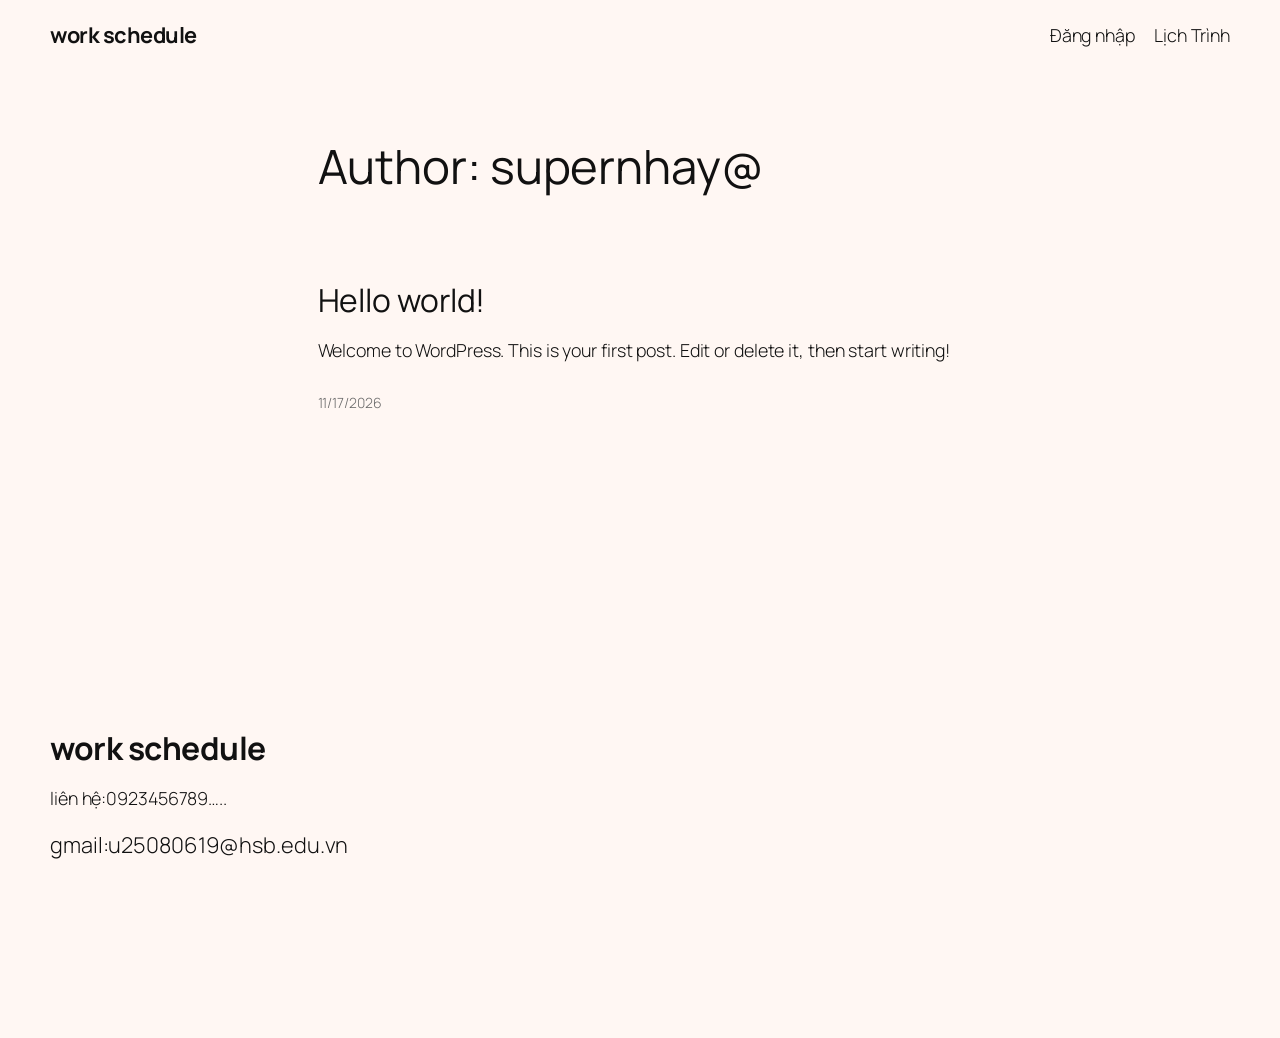
<file: author/supernhay/index.html>
<!DOCTYPE html>
<html lang="en-US">
<head><meta charset="UTF-8">
	
	<meta name="viewport" content="width=device-width, initial-scale=1">
<meta name="robots" content="max-image-preview:large">
<title>supernhay@ – work schedule</title>
<link rel="dns-prefetch" href="//cdn.chatway.app">



<style id="wp-img-auto-sizes-contain-inline-css">
img:is([sizes=auto i],[sizes^="auto," i]){contain-intrinsic-size:3000px 1500px}
/*# sourceURL=wp-img-auto-sizes-contain-inline-css */
</style>
<style id="wp-block-site-title-inline-css">
.wp-block-site-title{box-sizing:border-box}.wp-block-site-title :where(a){color:inherit;font-family:inherit;font-size:inherit;font-style:inherit;font-weight:inherit;letter-spacing:inherit;line-height:inherit;text-decoration:inherit}
/*# sourceURL=/wp-includes/blocks/site-title/style.min.css */
</style>
<style id="wp-block-page-list-inline-css">
.wp-block-navigation .wp-block-page-list{align-items:var(--navigation-layout-align,initial);background-color:inherit;display:flex;flex-direction:var(--navigation-layout-direction,initial);flex-wrap:var(--navigation-layout-wrap,wrap);justify-content:var(--navigation-layout-justify,initial)}.wp-block-navigation .wp-block-navigation-item{background-color:inherit}.wp-block-page-list{box-sizing:border-box}
/*# sourceURL=/wp-includes/blocks/page-list/style.min.css */
</style>
<style id="wp-block-navigation-inline-css">
.wp-block-navigation{position:relative}.wp-block-navigation ul{margin-bottom:0;margin-left:0;margin-top:0;padding-left:0}.wp-block-navigation ul,.wp-block-navigation ul li{list-style:none}.wp-block-navigation .wp-block-navigation-item{align-items:center;background-color:inherit;display:flex;position:relative}.wp-block-navigation .wp-block-navigation-item .wp-block-navigation__submenu-container:empty{display:none}.wp-block-navigation .wp-block-navigation-item__content{display:block;z-index:1}.wp-block-navigation .wp-block-navigation-item__content.wp-block-navigation-item__content{color:inherit}.wp-block-navigation.has-text-decoration-underline .wp-block-navigation-item__content,.wp-block-navigation.has-text-decoration-underline .wp-block-navigation-item__content:active,.wp-block-navigation.has-text-decoration-underline .wp-block-navigation-item__content:focus{text-decoration:underline}.wp-block-navigation.has-text-decoration-line-through .wp-block-navigation-item__content,.wp-block-navigation.has-text-decoration-line-through .wp-block-navigation-item__content:active,.wp-block-navigation.has-text-decoration-line-through .wp-block-navigation-item__content:focus{text-decoration:line-through}.wp-block-navigation :where(a),.wp-block-navigation :where(a:active),.wp-block-navigation :where(a:focus){text-decoration:none}.wp-block-navigation .wp-block-navigation__submenu-icon{align-self:center;background-color:inherit;border:none;color:currentColor;display:inline-block;font-size:inherit;height:.6em;line-height:0;margin-left:.25em;padding:0;width:.6em}.wp-block-navigation .wp-block-navigation__submenu-icon svg{stroke:currentColor;display:inline-block;height:inherit;margin-top:.075em;width:inherit}.wp-block-navigation{--navigation-layout-justification-setting:flex-start;--navigation-layout-direction:row;--navigation-layout-wrap:wrap;--navigation-layout-justify:flex-start;--navigation-layout-align:center}.wp-block-navigation.is-vertical{--navigation-layout-direction:column;--navigation-layout-justify:initial;--navigation-layout-align:flex-start}.wp-block-navigation.no-wrap{--navigation-layout-wrap:nowrap}.wp-block-navigation.items-justified-center{--navigation-layout-justification-setting:center;--navigation-layout-justify:center}.wp-block-navigation.items-justified-center.is-vertical{--navigation-layout-align:center}.wp-block-navigation.items-justified-right{--navigation-layout-justification-setting:flex-end;--navigation-layout-justify:flex-end}.wp-block-navigation.items-justified-right.is-vertical{--navigation-layout-align:flex-end}.wp-block-navigation.items-justified-space-between{--navigation-layout-justification-setting:space-between;--navigation-layout-justify:space-between}:where(.wp-block-navigation) ul li{padding:0}.wp-block-navigation .has-child .wp-block-navigation__submenu-container{align-items:normal;background-color:inherit;color:inherit;display:flex;flex-direction:column;opacity:0;position:absolute;z-index:2}@media not (prefers-reduced-motion){.wp-block-navigation .has-child .wp-block-navigation__submenu-container{transition:opacity .1s linear}}.wp-block-navigation .has-child .wp-block-navigation__submenu-container{height:0;overflow:hidden;visibility:hidden;width:0}.wp-block-navigation .has-child .wp-block-navigation__submenu-container>.wp-block-navigation-item>.wp-block-navigation-item__content{display:flex;flex-grow:1;padding:.5em 1em}.wp-block-navigation .has-child .wp-block-navigation__submenu-container>.wp-block-navigation-item>.wp-block-navigation-item__content .wp-block-navigation__submenu-icon{margin-left:auto;margin-right:0}.wp-block-navigation .has-child .wp-block-navigation__submenu-container .wp-block-navigation-item__content{margin:0}.wp-block-navigation .has-child .wp-block-navigation__submenu-container{left:-1px;top:100%}@media (min-width:782px){.wp-block-navigation .has-child .wp-block-navigation__submenu-container .wp-block-navigation__submenu-container{left:100%;top:-1px}.wp-block-navigation .has-child .wp-block-navigation__submenu-container .wp-block-navigation__submenu-container:before{background:transparent;content:"";display:block;height:100%;position:absolute;right:100%;width:.5em}.wp-block-navigation .has-child .wp-block-navigation__submenu-container .wp-block-navigation__submenu-icon{margin-right:.25em}.wp-block-navigation .has-child .wp-block-navigation__submenu-container .wp-block-navigation__submenu-icon svg{transform:rotate(-90deg)}}@media (hover:hover){.wp-block-navigation .has-child:not(.open-on-click):hover>.wp-block-navigation__submenu-container{height:auto;min-width:200px;opacity:1;overflow:visible;visibility:visible;width:auto}}.wp-block-navigation .has-child .wp-block-navigation-submenu__toggle[aria-expanded=true]~.wp-block-navigation__submenu-container,.wp-block-navigation .has-child:not(.open-on-click):not(.open-on-hover-click):focus-within>.wp-block-navigation__submenu-container{height:auto;min-width:200px;opacity:1;overflow:visible;visibility:visible;width:auto}.wp-block-navigation .has-child.open-always{align-items:var(--navigation-layout-align,initial);flex-direction:var(--navigation-layout-direction,initial);flex-wrap:var(--navigation-layout-wrap,wrap);gap:var(--wp--style--block-gap,2em)}.wp-block-navigation .has-child.open-always,.wp-block-navigation .has-child.open-always .wp-block-navigation-item{justify-content:var(--navigation-layout-justify,initial)}.wp-block-navigation .has-child.open-always .wp-block-navigation__submenu-container,.wp-block-navigation .has-child.open-always.wp-block-navigation-submenu{gap:var(--wp--style--block-gap,2em)}.wp-block-navigation .has-child.open-always .wp-block-navigation-item,.wp-block-navigation .has-child.open-always .wp-block-navigation__submenu-container,.wp-block-navigation .has-child.open-always.wp-block-navigation-submenu{padding-bottom:0;padding-top:0}.wp-block-navigation .has-child.open-always .wp-block-navigation__submenu-container{padding-left:var(--wp--style--block-gap,2em);padding-right:var(--wp--style--block-gap,2em)}.wp-block-navigation .has-child.open-always .wp-block-navigation__submenu-container .wp-block-navigation-item__content{padding:0}.wp-block-navigation .has-child.open-always .wp-block-navigation__submenu-container>.wp-block-navigation-item>.wp-block-navigation-item__content,.wp-block-navigation .has-child.open-always>.wp-block-navigation-item__content{flex-grow:0}.wp-block-navigation .has-child.open-always>.wp-block-navigation__submenu-container{background-color:transparent;border:none;color:inherit;flex-basis:100%;height:auto;opacity:1;overflow:visible;position:static;visibility:visible;width:auto}.wp-block-navigation.has-background .has-child .wp-block-navigation__submenu-container{left:0;top:100%}@media (min-width:782px){.wp-block-navigation.has-background .has-child .wp-block-navigation__submenu-container .wp-block-navigation__submenu-container{left:100%;top:0}}.wp-block-navigation-submenu{display:flex;position:relative}.wp-block-navigation-submenu .wp-block-navigation__submenu-icon svg{stroke:currentColor}button.wp-block-navigation-item__content{background-color:transparent;border:none;color:currentColor;font-family:inherit;font-size:inherit;font-style:inherit;font-weight:inherit;letter-spacing:inherit;line-height:inherit;text-align:left;text-transform:inherit}.wp-block-navigation-submenu__toggle{cursor:pointer}.wp-block-navigation-submenu__toggle[aria-expanded=true]+.wp-block-navigation__submenu-icon>svg,.wp-block-navigation-submenu__toggle[aria-expanded=true]>svg{transform:rotate(180deg)}.wp-block-navigation-item.open-on-click .wp-block-navigation-submenu__toggle{padding-left:0;padding-right:.85em}.wp-block-navigation-item.open-on-click .wp-block-navigation-submenu__toggle+.wp-block-navigation__submenu-icon{margin-left:-.6em;pointer-events:none}.wp-block-navigation-item.open-on-click button.wp-block-navigation-item__content:not(.wp-block-navigation-submenu__toggle){padding:0}.wp-block-navigation .wp-block-page-list,.wp-block-navigation__container,.wp-block-navigation__responsive-close,.wp-block-navigation__responsive-container,.wp-block-navigation__responsive-container-content,.wp-block-navigation__responsive-dialog{gap:inherit}:where(.wp-block-navigation.has-background .wp-block-navigation-item a:not(.wp-element-button)),:where(.wp-block-navigation.has-background .wp-block-navigation-submenu a:not(.wp-element-button)){padding:.5em 1em}:where(.wp-block-navigation .wp-block-navigation__submenu-container .wp-block-navigation-item a:not(.wp-element-button)),:where(.wp-block-navigation .wp-block-navigation__submenu-container .wp-block-navigation-submenu a:not(.wp-element-button)),:where(.wp-block-navigation .wp-block-navigation__submenu-container .wp-block-navigation-submenu button.wp-block-navigation-item__content),:where(.wp-block-navigation .wp-block-navigation__submenu-container .wp-block-pages-list__item button.wp-block-navigation-item__content){padding:.5em 1em}.wp-block-navigation.items-justified-right .wp-block-navigation__container .has-child .wp-block-navigation__submenu-container,.wp-block-navigation.items-justified-right .wp-block-page-list>.has-child .wp-block-navigation__submenu-container,.wp-block-navigation.items-justified-space-between .wp-block-page-list>.has-child:last-child .wp-block-navigation__submenu-container,.wp-block-navigation.items-justified-space-between>.wp-block-navigation__container>.has-child:last-child .wp-block-navigation__submenu-container{left:auto;right:0}.wp-block-navigation.items-justified-right .wp-block-navigation__container .has-child .wp-block-navigation__submenu-container .wp-block-navigation__submenu-container,.wp-block-navigation.items-justified-right .wp-block-page-list>.has-child .wp-block-navigation__submenu-container .wp-block-navigation__submenu-container,.wp-block-navigation.items-justified-space-between .wp-block-page-list>.has-child:last-child .wp-block-navigation__submenu-container .wp-block-navigation__submenu-container,.wp-block-navigation.items-justified-space-between>.wp-block-navigation__container>.has-child:last-child .wp-block-navigation__submenu-container .wp-block-navigation__submenu-container{left:-1px;right:-1px}@media (min-width:782px){.wp-block-navigation.items-justified-right .wp-block-navigation__container .has-child .wp-block-navigation__submenu-container .wp-block-navigation__submenu-container,.wp-block-navigation.items-justified-right .wp-block-page-list>.has-child .wp-block-navigation__submenu-container .wp-block-navigation__submenu-container,.wp-block-navigation.items-justified-space-between .wp-block-page-list>.has-child:last-child .wp-block-navigation__submenu-container .wp-block-navigation__submenu-container,.wp-block-navigation.items-justified-space-between>.wp-block-navigation__container>.has-child:last-child .wp-block-navigation__submenu-container .wp-block-navigation__submenu-container{left:auto;right:100%}}.wp-block-navigation:not(.has-background) .wp-block-navigation__submenu-container{background-color:#fff;border:1px solid rgba(0,0,0,.15)}.wp-block-navigation.has-background .wp-block-navigation__submenu-container{background-color:inherit}.wp-block-navigation:not(.has-text-color) .wp-block-navigation__submenu-container{color:#000}.wp-block-navigation__container{align-items:var(--navigation-layout-align,initial);display:flex;flex-direction:var(--navigation-layout-direction,initial);flex-wrap:var(--navigation-layout-wrap,wrap);justify-content:var(--navigation-layout-justify,initial);list-style:none;margin:0;padding-left:0}.wp-block-navigation__container .is-responsive{display:none}.wp-block-navigation__container:only-child,.wp-block-page-list:only-child{flex-grow:1}@keyframes overlay-menu__fade-in-animation{0%{opacity:0;transform:translateY(.5em)}to{opacity:1;transform:translateY(0)}}.wp-block-navigation__responsive-container{bottom:0;display:none;left:0;position:fixed;right:0;top:0}.wp-block-navigation__responsive-container :where(.wp-block-navigation-item a){color:inherit}.wp-block-navigation__responsive-container .wp-block-navigation__responsive-container-content{align-items:var(--navigation-layout-align,initial);display:flex;flex-direction:var(--navigation-layout-direction,initial);flex-wrap:var(--navigation-layout-wrap,wrap);justify-content:var(--navigation-layout-justify,initial)}.wp-block-navigation__responsive-container:not(.is-menu-open.is-menu-open){background-color:inherit!important;color:inherit!important}.wp-block-navigation__responsive-container.is-menu-open{background-color:inherit;display:flex;flex-direction:column}@media not (prefers-reduced-motion){.wp-block-navigation__responsive-container.is-menu-open{animation:overlay-menu__fade-in-animation .1s ease-out;animation-fill-mode:forwards}}.wp-block-navigation__responsive-container.is-menu-open:not(.disable-default-overlay){padding:clamp(1rem,var(--wp--style--root--padding-top),20rem) clamp(1rem,var(--wp--style--root--padding-right),20rem) clamp(1rem,var(--wp--style--root--padding-bottom),20rem) clamp(1rem,var(--wp--style--root--padding-left),20rem)}.wp-block-navigation__responsive-container.is-menu-open{overflow:auto;z-index:100000}.wp-block-navigation__responsive-container.is-menu-open:not(.disable-default-overlay) .wp-block-navigation__responsive-container-content{padding-top:calc(2rem + 24px)}.wp-block-navigation__responsive-container.is-menu-open:where(:not(.disable-default-overlay)) .wp-block-navigation__responsive-container-content{align-items:var(--navigation-layout-justification-setting,inherit);display:flex;flex-direction:column;flex-wrap:nowrap;overflow:visible}.wp-block-navigation__responsive-container.is-menu-open:where(:not(.disable-default-overlay)) .wp-block-navigation__responsive-container-content,.wp-block-navigation__responsive-container.is-menu-open:where(:not(.disable-default-overlay)) .wp-block-navigation__responsive-container-content .wp-block-navigation__container,.wp-block-navigation__responsive-container.is-menu-open:where(:not(.disable-default-overlay)) .wp-block-navigation__responsive-container-content .wp-block-page-list{justify-content:flex-start}.wp-block-navigation__responsive-container.is-menu-open:where(:not(.disable-default-overlay)) .wp-block-navigation__responsive-container-content .wp-block-navigation__submenu-icon{display:none}.wp-block-navigation__responsive-container.is-menu-open:where(:not(.disable-default-overlay)) .wp-block-navigation__responsive-container-content .has-child .wp-block-navigation__submenu-container{border:none;height:auto;min-width:200px;opacity:1;overflow:initial;padding-left:2rem;padding-right:2rem;position:static;visibility:visible;width:auto}.wp-block-navigation__responsive-container.is-menu-open:where(:not(.disable-default-overlay)) .wp-block-navigation__responsive-container-content .wp-block-navigation__container,.wp-block-navigation__responsive-container.is-menu-open:where(:not(.disable-default-overlay)) .wp-block-navigation__responsive-container-content .wp-block-navigation__submenu-container{gap:inherit}.wp-block-navigation__responsive-container.is-menu-open:where(:not(.disable-default-overlay)) .wp-block-navigation__responsive-container-content .wp-block-navigation__submenu-container{padding-top:var(--wp--style--block-gap,2em)}.wp-block-navigation__responsive-container.is-menu-open:where(:not(.disable-default-overlay)) .wp-block-navigation__responsive-container-content .wp-block-navigation-item__content{padding:0}.wp-block-navigation__responsive-container.is-menu-open:where(:not(.disable-default-overlay)) .wp-block-navigation__responsive-container-content .wp-block-navigation-item,.wp-block-navigation__responsive-container.is-menu-open:where(:not(.disable-default-overlay)) .wp-block-navigation__responsive-container-content .wp-block-navigation__container,.wp-block-navigation__responsive-container.is-menu-open:where(:not(.disable-default-overlay)) .wp-block-navigation__responsive-container-content .wp-block-page-list{align-items:var(--navigation-layout-justification-setting,initial);display:flex;flex-direction:column}.wp-block-navigation__responsive-container.is-menu-open:where(:not(.disable-default-overlay)) .wp-block-navigation-item,.wp-block-navigation__responsive-container.is-menu-open:where(:not(.disable-default-overlay)) .wp-block-navigation-item .wp-block-navigation__submenu-container,.wp-block-navigation__responsive-container.is-menu-open:where(:not(.disable-default-overlay)) .wp-block-navigation__container,.wp-block-navigation__responsive-container.is-menu-open:where(:not(.disable-default-overlay)) .wp-block-page-list{background:transparent!important;color:inherit!important}.wp-block-navigation__responsive-container.is-menu-open:where(:not(.disable-default-overlay)) .wp-block-navigation__submenu-container.wp-block-navigation__submenu-container.wp-block-navigation__submenu-container.wp-block-navigation__submenu-container{left:auto;right:auto}.wp-block-navigation__responsive-container.disable-default-overlay .wp-block-navigation__overlay-container{display:none;width:100%}.wp-block-navigation__responsive-container.disable-default-overlay .wp-block-navigation__responsive-close{max-width:none}.wp-block-navigation__responsive-container.disable-default-overlay.is-menu-open .wp-block-navigation__responsive-container-content>:not(.wp-block-navigation__overlay-container){display:none}.wp-block-navigation__responsive-container.disable-default-overlay.is-menu-open .wp-block-navigation__responsive-container-content .wp-block-navigation__overlay-container{display:block}.wp-block-navigation__responsive-container.disable-default-overlay.is-menu-open .wp-block-navigation__responsive-container-content .wp-block-navigation__overlay-container .wp-block-navigation__submenu-container{left:0;right:auto}@media (min-width:600px){.wp-block-navigation__responsive-container:not(.hidden-by-default):not(.is-menu-open){background-color:inherit;display:block;position:relative;width:100%;z-index:auto}.wp-block-navigation__responsive-container:not(.hidden-by-default):not(.is-menu-open) .wp-block-navigation__responsive-container-close{display:none}.wp-block-navigation__responsive-container.is-menu-open .wp-block-navigation__submenu-container.wp-block-navigation__submenu-container.wp-block-navigation__submenu-container.wp-block-navigation__submenu-container{left:0}}.wp-block-navigation:not(.has-background) .wp-block-navigation__responsive-container.is-menu-open:not(.disable-default-overlay){background-color:#fff}.wp-block-navigation:not(.has-text-color) .wp-block-navigation__responsive-container.is-menu-open:not(.disable-default-overlay){color:#000}.wp-block-navigation__toggle_button_label{font-size:1rem;font-weight:700}.wp-block-navigation__responsive-container-close,.wp-block-navigation__responsive-container-open{background:transparent;border:none;color:currentColor;cursor:pointer;margin:0;padding:0;text-transform:inherit;vertical-align:middle}.wp-block-navigation__responsive-container-close svg,.wp-block-navigation__responsive-container-open svg{fill:currentColor;display:block;height:24px;pointer-events:none;width:24px}.wp-block-navigation__responsive-container-open{display:flex}.wp-block-navigation__responsive-container-open.wp-block-navigation__responsive-container-open.wp-block-navigation__responsive-container-open{font-family:inherit;font-size:inherit;font-weight:inherit}@media (min-width:600px){.wp-block-navigation__responsive-container-open:not(.always-shown){display:none}}.wp-block-navigation__responsive-container-close{position:absolute;right:0;top:0;z-index:2}.wp-block-navigation__responsive-container-close.wp-block-navigation__responsive-container-close.wp-block-navigation__responsive-container-close{font-family:inherit;font-size:inherit;font-weight:inherit}.disable-default-overlay .wp-block-navigation__responsive-container-close{right:clamp(1rem,var(--wp--style--root--padding-left),20rem);top:clamp(1rem,var(--wp--style--root--padding-left),20rem)}.wp-block-navigation__responsive-close{width:100%}.has-modal-open .wp-block-navigation__responsive-close{margin-left:auto;margin-right:auto;max-width:var(--wp--style--global--wide-size,100%)}.wp-block-navigation__responsive-close:focus{outline:none}.is-menu-open .wp-block-navigation__responsive-close,.is-menu-open .wp-block-navigation__responsive-container-content,.is-menu-open .wp-block-navigation__responsive-dialog{box-sizing:border-box}.wp-block-navigation__responsive-dialog{position:relative}.has-modal-open .admin-bar .is-menu-open:where(:not(.disable-default-overlay)) .wp-block-navigation__responsive-dialog{margin-top:46px}@media (min-width:782px){.has-modal-open .admin-bar .is-menu-open:where(:not(.disable-default-overlay)) .wp-block-navigation__responsive-dialog{margin-top:32px}}html.has-modal-open{overflow:hidden}
/*# sourceURL=/wp-includes/blocks/navigation/style.min.css */
</style>
<style id="wp-block-group-inline-css">
.wp-block-group{box-sizing:border-box}:where(.wp-block-group.wp-block-group-is-layout-constrained){position:relative}
/*# sourceURL=/wp-includes/blocks/group/style.min.css */
</style>
<style id="wp-block-query-title-inline-css">
.wp-block-query-title{box-sizing:border-box}
/*# sourceURL=/wp-includes/blocks/query-title/style.min.css */
</style>
<style id="wp-block-post-title-inline-css">
.wp-block-post-title{box-sizing:border-box;word-break:break-word}.wp-block-post-title :where(a){display:inline-block;font-family:inherit;font-size:inherit;font-style:inherit;font-weight:inherit;letter-spacing:inherit;line-height:inherit;text-decoration:inherit}
/*# sourceURL=/wp-includes/blocks/post-title/style.min.css */
</style>
<style id="wp-block-paragraph-inline-css">
.is-small-text{font-size:.875em}.is-regular-text{font-size:1em}.is-large-text{font-size:2.25em}.is-larger-text{font-size:3em}.has-drop-cap:not(:focus):first-letter{float:left;font-size:8.4em;font-style:normal;font-weight:100;line-height:.68;margin:.05em .1em 0 0;text-transform:uppercase}body.rtl .has-drop-cap:not(:focus):first-letter{float:none;margin-left:.1em}p.has-drop-cap.has-background{overflow:hidden}:root :where(p.has-background){padding:1.25em 2.375em}:where(p.has-text-color:not(.has-link-color)) a{color:inherit}p.has-text-align-left[style*="writing-mode:vertical-lr"],p.has-text-align-right[style*="writing-mode:vertical-rl"]{rotate:180deg}
/*# sourceURL=/wp-includes/blocks/paragraph/style.min.css */
</style>
<style id="wp-block-post-content-inline-css">
.wp-block-post-content{display:flow-root}
/*# sourceURL=/wp-includes/blocks/post-content/style.min.css */
</style>
<style id="wp-block-post-date-inline-css">
.wp-block-post-date{box-sizing:border-box}
/*# sourceURL=/wp-includes/blocks/post-date/style.min.css */
</style>
<style id="wp-block-post-template-inline-css">
.wp-block-post-template{box-sizing:border-box;list-style:none;margin-bottom:0;margin-top:0;max-width:100%;padding:0}.wp-block-post-template.is-flex-container{display:flex;flex-direction:row;flex-wrap:wrap;gap:1.25em}.wp-block-post-template.is-flex-container>li{margin:0;width:100%}@media (min-width:600px){.wp-block-post-template.is-flex-container.is-flex-container.columns-2>li{width:calc(50% - .625em)}.wp-block-post-template.is-flex-container.is-flex-container.columns-3>li{width:calc(33.33333% - .83333em)}.wp-block-post-template.is-flex-container.is-flex-container.columns-4>li{width:calc(25% - .9375em)}.wp-block-post-template.is-flex-container.is-flex-container.columns-5>li{width:calc(20% - 1em)}.wp-block-post-template.is-flex-container.is-flex-container.columns-6>li{width:calc(16.66667% - 1.04167em)}}@media (max-width:600px){.wp-block-post-template-is-layout-grid[class*=columns-]:not(.has-native-responsive-grid){grid-template-columns:1fr}}.wp-block-post-template-is-layout-constrained>li>.alignright,.wp-block-post-template-is-layout-flow>li>.alignright{float:right;margin-inline-end:0;margin-inline-start:2em}.wp-block-post-template-is-layout-constrained>li>.alignleft,.wp-block-post-template-is-layout-flow>li>.alignleft{float:left;margin-inline-end:2em;margin-inline-start:0}.wp-block-post-template-is-layout-constrained>li>.aligncenter,.wp-block-post-template-is-layout-flow>li>.aligncenter{margin-inline-end:auto;margin-inline-start:auto}
/*# sourceURL=/wp-includes/blocks/post-template/style.min.css */
</style>
<style id="wp-block-site-tagline-inline-css">
.wp-block-site-tagline{box-sizing:border-box}
/*# sourceURL=/wp-includes/blocks/site-tagline/style.min.css */
</style>
<style id="wp-block-spacer-inline-css">
.wp-block-spacer{clear:both}
/*# sourceURL=/wp-includes/blocks/spacer/style.min.css */
</style>
<style id="wp-block-columns-inline-css">
.wp-block-columns{box-sizing:border-box;display:flex;flex-wrap:wrap!important}@media (min-width:782px){.wp-block-columns{flex-wrap:nowrap!important}}.wp-block-columns{align-items:normal!important}.wp-block-columns.are-vertically-aligned-top{align-items:flex-start}.wp-block-columns.are-vertically-aligned-center{align-items:center}.wp-block-columns.are-vertically-aligned-bottom{align-items:flex-end}@media (max-width:781px){.wp-block-columns:not(.is-not-stacked-on-mobile)>.wp-block-column{flex-basis:100%!important}}@media (min-width:782px){.wp-block-columns:not(.is-not-stacked-on-mobile)>.wp-block-column{flex-basis:0;flex-grow:1}.wp-block-columns:not(.is-not-stacked-on-mobile)>.wp-block-column[style*=flex-basis]{flex-grow:0}}.wp-block-columns.is-not-stacked-on-mobile{flex-wrap:nowrap!important}.wp-block-columns.is-not-stacked-on-mobile>.wp-block-column{flex-basis:0;flex-grow:1}.wp-block-columns.is-not-stacked-on-mobile>.wp-block-column[style*=flex-basis]{flex-grow:0}:where(.wp-block-columns){margin-bottom:1.75em}:where(.wp-block-columns.has-background){padding:1.25em 2.375em}.wp-block-column{flex-grow:1;min-width:0;overflow-wrap:break-word;word-break:break-word}.wp-block-column.is-vertically-aligned-top{align-self:flex-start}.wp-block-column.is-vertically-aligned-center{align-self:center}.wp-block-column.is-vertically-aligned-bottom{align-self:flex-end}.wp-block-column.is-vertically-aligned-stretch{align-self:stretch}.wp-block-column.is-vertically-aligned-bottom,.wp-block-column.is-vertically-aligned-center,.wp-block-column.is-vertically-aligned-top{width:100%}
/*# sourceURL=/wp-includes/blocks/columns/style.min.css */
</style>
<style id="wp-emoji-styles-inline-css">

	img.wp-smiley, img.emoji {
		display: inline !important;
		border: none !important;
		box-shadow: none !important;
		height: 1em !important;
		width: 1em !important;
		margin: 0 0.07em !important;
		vertical-align: -0.1em !important;
		background: none !important;
		padding: 0 !important;
	}
/*# sourceURL=wp-emoji-styles-inline-css */
</style>
<style id="wp-block-library-inline-css">
:root{--wp-block-synced-color:#7a00df;--wp-block-synced-color--rgb:122,0,223;--wp-bound-block-color:var(--wp-block-synced-color);--wp-editor-canvas-background:#ddd;--wp-admin-theme-color:#007cba;--wp-admin-theme-color--rgb:0,124,186;--wp-admin-theme-color-darker-10:#006ba1;--wp-admin-theme-color-darker-10--rgb:0,107,160.5;--wp-admin-theme-color-darker-20:#005a87;--wp-admin-theme-color-darker-20--rgb:0,90,135;--wp-admin-border-width-focus:2px}@media (min-resolution:192dpi){:root{--wp-admin-border-width-focus:1.5px}}.wp-element-button{cursor:pointer}:root .has-very-light-gray-background-color{background-color:#eee}:root .has-very-dark-gray-background-color{background-color:#313131}:root .has-very-light-gray-color{color:#eee}:root .has-very-dark-gray-color{color:#313131}:root .has-vivid-green-cyan-to-vivid-cyan-blue-gradient-background{background:linear-gradient(135deg,#00d084,#0693e3)}:root .has-purple-crush-gradient-background{background:linear-gradient(135deg,#34e2e4,#4721fb 50%,#ab1dfe)}:root .has-hazy-dawn-gradient-background{background:linear-gradient(135deg,#faaca8,#dad0ec)}:root .has-subdued-olive-gradient-background{background:linear-gradient(135deg,#fafae1,#67a671)}:root .has-atomic-cream-gradient-background{background:linear-gradient(135deg,#fdd79a,#004a59)}:root .has-nightshade-gradient-background{background:linear-gradient(135deg,#330968,#31cdcf)}:root .has-midnight-gradient-background{background:linear-gradient(135deg,#020381,#2874fc)}:root{--wp--preset--font-size--normal:16px;--wp--preset--font-size--huge:42px}.has-regular-font-size{font-size:1em}.has-larger-font-size{font-size:2.625em}.has-normal-font-size{font-size:var(--wp--preset--font-size--normal)}.has-huge-font-size{font-size:var(--wp--preset--font-size--huge)}:root .has-text-align-center{text-align:center}:root .has-text-align-left{text-align:left}:root .has-text-align-right{text-align:right}.has-fit-text{white-space:nowrap!important}#end-resizable-editor-section{display:none}.aligncenter{clear:both}.items-justified-left{justify-content:flex-start}.items-justified-center{justify-content:center}.items-justified-right{justify-content:flex-end}.items-justified-space-between{justify-content:space-between}.screen-reader-text{word-wrap:normal!important;border:0;clip-path:inset(50%);height:1px;margin:-1px;overflow:hidden;padding:0;position:absolute;width:1px;word-break:normal!important}.screen-reader-text:focus{background-color:#ddd;clip-path:none;color:#444;display:block;font-size:1em;height:auto;left:5px;line-height:normal;padding:15px 23px 14px;text-decoration:none;top:5px;width:auto;z-index:100000}html :where(.has-border-color){border-style:solid}html :where([style^=border-color],[style*=";border-color"],[style*="; border-color"]){border-style:solid}html :where([style^=border-top-color],[style*=";border-top-color"],[style*="; border-top-color"]){border-top-style:solid}html :where([style^=border-right-color],[style*=";border-right-color"],[style*="; border-right-color"]){border-right-style:solid}html :where([style^=border-bottom-color],[style*=";border-bottom-color"],[style*="; border-bottom-color"]){border-bottom-style:solid}html :where([style^=border-left-color],[style*=";border-left-color"],[style*="; border-left-color"]){border-left-style:solid}html :where([style^=border-width],[style*=";border-width"],[style*="; border-width"]){border-style:solid}html :where([style^=border-top-width],[style*=";border-top-width"],[style*="; border-top-width"]){border-top-style:solid}html :where([style^=border-right-width],[style*=";border-right-width"],[style*="; border-right-width"]){border-right-style:solid}html :where([style^=border-bottom-width],[style*=";border-bottom-width"],[style*="; border-bottom-width"]){border-bottom-style:solid}html :where([style^=border-left-width],[style*=";border-left-width"],[style*="; border-left-width"]){border-left-style:solid}html :where(img[class*=wp-image-]){height:auto;max-width:100%}:where(figure){margin:0 0 1em}html :where(.is-position-sticky){--wp-admin--admin-bar--position-offset:var(--wp-admin--admin-bar--height,0px)}@media screen and (max-width:600px){html :where(.is-position-sticky){--wp-admin--admin-bar--position-offset:0px}}
/*# sourceURL=/wp-includes/css/dist/block-library/common.min.css */
</style>
<style id="global-styles-inline-css">
:root{--wp--preset--aspect-ratio--square: 1;--wp--preset--aspect-ratio--4-3: 4/3;--wp--preset--aspect-ratio--3-4: 3/4;--wp--preset--aspect-ratio--3-2: 3/2;--wp--preset--aspect-ratio--2-3: 2/3;--wp--preset--aspect-ratio--16-9: 16/9;--wp--preset--aspect-ratio--9-16: 9/16;--wp--preset--color--black: #000000;--wp--preset--color--cyan-bluish-gray: #abb8c3;--wp--preset--color--white: #ffffff;--wp--preset--color--pale-pink: #f78da7;--wp--preset--color--vivid-red: #cf2e2e;--wp--preset--color--luminous-vivid-orange: #ff6900;--wp--preset--color--luminous-vivid-amber: #fcb900;--wp--preset--color--light-green-cyan: #7bdcb5;--wp--preset--color--vivid-green-cyan: #00d084;--wp--preset--color--pale-cyan-blue: #8ed1fc;--wp--preset--color--vivid-cyan-blue: #0693e3;--wp--preset--color--vivid-purple: #9b51e0;--wp--preset--color--base: #FFFFFF;--wp--preset--color--contrast: #111111;--wp--preset--color--accent-1: #baa912;--wp--preset--color--accent-2: #F6CFF4;--wp--preset--color--accent-3: #503AA8;--wp--preset--color--accent-4: #686868;--wp--preset--color--accent-5: #FBFAF3;--wp--preset--color--accent-6: color-mix(in srgb, currentColor 20%, transparent);--wp--preset--gradient--vivid-cyan-blue-to-vivid-purple: linear-gradient(135deg,rgb(6,147,227) 0%,rgb(155,81,224) 100%);--wp--preset--gradient--light-green-cyan-to-vivid-green-cyan: linear-gradient(135deg,rgb(122,220,180) 0%,rgb(0,208,130) 100%);--wp--preset--gradient--luminous-vivid-amber-to-luminous-vivid-orange: linear-gradient(135deg,rgb(252,185,0) 0%,rgb(255,105,0) 100%);--wp--preset--gradient--luminous-vivid-orange-to-vivid-red: linear-gradient(135deg,rgb(255,105,0) 0%,rgb(207,46,46) 100%);--wp--preset--gradient--very-light-gray-to-cyan-bluish-gray: linear-gradient(135deg,rgb(238,238,238) 0%,rgb(169,184,195) 100%);--wp--preset--gradient--cool-to-warm-spectrum: linear-gradient(135deg,rgb(74,234,220) 0%,rgb(151,120,209) 20%,rgb(207,42,186) 40%,rgb(238,44,130) 60%,rgb(251,105,98) 80%,rgb(254,248,76) 100%);--wp--preset--gradient--blush-light-purple: linear-gradient(135deg,rgb(255,206,236) 0%,rgb(152,150,240) 100%);--wp--preset--gradient--blush-bordeaux: linear-gradient(135deg,rgb(254,205,165) 0%,rgb(254,45,45) 50%,rgb(107,0,62) 100%);--wp--preset--gradient--luminous-dusk: linear-gradient(135deg,rgb(255,203,112) 0%,rgb(199,81,192) 50%,rgb(65,88,208) 100%);--wp--preset--gradient--pale-ocean: linear-gradient(135deg,rgb(255,245,203) 0%,rgb(182,227,212) 50%,rgb(51,167,181) 100%);--wp--preset--gradient--electric-grass: linear-gradient(135deg,rgb(202,248,128) 0%,rgb(113,206,126) 100%);--wp--preset--gradient--midnight: linear-gradient(135deg,rgb(2,3,129) 0%,rgb(40,116,252) 100%);--wp--preset--font-size--small: 0.875rem;--wp--preset--font-size--medium: clamp(1rem, 1rem + ((1vw - 0.2rem) * 0.196), 1.125rem);--wp--preset--font-size--large: clamp(1.125rem, 1.125rem + ((1vw - 0.2rem) * 0.392), 1.375rem);--wp--preset--font-size--x-large: clamp(1.75rem, 1.75rem + ((1vw - 0.2rem) * 0.392), 2rem);--wp--preset--font-size--xx-large: clamp(2.15rem, 2.15rem + ((1vw - 0.2rem) * 1.333), 3rem);--wp--preset--font-family--manrope: Manrope, sans-serif;--wp--preset--font-family--fira-code: "Fira Code", monospace;--wp--preset--spacing--20: 10px;--wp--preset--spacing--30: 20px;--wp--preset--spacing--40: 30px;--wp--preset--spacing--50: clamp(30px, 5vw, 50px);--wp--preset--spacing--60: clamp(30px, 7vw, 70px);--wp--preset--spacing--70: clamp(50px, 7vw, 90px);--wp--preset--spacing--80: clamp(70px, 10vw, 140px);--wp--preset--shadow--natural: 6px 6px 9px rgba(0, 0, 0, 0.2);--wp--preset--shadow--deep: 12px 12px 50px rgba(0, 0, 0, 0.4);--wp--preset--shadow--sharp: 6px 6px 0px rgba(0, 0, 0, 0.2);--wp--preset--shadow--outlined: 6px 6px 0px -3px rgb(255, 255, 255), 6px 6px rgb(0, 0, 0);--wp--preset--shadow--crisp: 6px 6px 0px rgb(0, 0, 0);}.wp-block-button{--wp--preset--dimension--25: 25%;--wp--preset--dimension--50: 50%;--wp--preset--dimension--75: 75%;--wp--preset--dimension--100: 100%;}:root { --wp--style--global--content-size: 645px;--wp--style--global--wide-size: 1340px; }:where(body) { margin: 0; }.wp-site-blocks { padding-top: var(--wp--style--root--padding-top); padding-bottom: var(--wp--style--root--padding-bottom); }.has-global-padding { padding-right: var(--wp--style--root--padding-right); padding-left: var(--wp--style--root--padding-left); }.has-global-padding > .alignfull { margin-right: calc(var(--wp--style--root--padding-right) * -1); margin-left: calc(var(--wp--style--root--padding-left) * -1); }.has-global-padding :where(:not(.alignfull.is-layout-flow) > .has-global-padding:not(.wp-block-block, .alignfull)) { padding-right: 0; padding-left: 0; }.has-global-padding :where(:not(.alignfull.is-layout-flow) > .has-global-padding:not(.wp-block-block, .alignfull)) > .alignfull { margin-left: 0; margin-right: 0; }.wp-site-blocks > .alignleft { float: left; margin-right: 2em; }.wp-site-blocks > .alignright { float: right; margin-left: 2em; }.wp-site-blocks > .aligncenter { justify-content: center; margin-left: auto; margin-right: auto; }:where(.wp-site-blocks) > * { margin-block-start: 1.2rem; margin-block-end: 0; }:where(.wp-site-blocks) > :first-child { margin-block-start: 0; }:where(.wp-site-blocks) > :last-child { margin-block-end: 0; }:root { --wp--style--block-gap: 1.2rem; }:root :where(.is-layout-flow) > :first-child{margin-block-start: 0;}:root :where(.is-layout-flow) > :last-child{margin-block-end: 0;}:root :where(.is-layout-flow) > *{margin-block-start: 1.2rem;margin-block-end: 0;}:root :where(.is-layout-constrained) > :first-child{margin-block-start: 0;}:root :where(.is-layout-constrained) > :last-child{margin-block-end: 0;}:root :where(.is-layout-constrained) > *{margin-block-start: 1.2rem;margin-block-end: 0;}:root :where(.is-layout-flex){gap: 1.2rem;}:root :where(.is-layout-grid){gap: 1.2rem;}.is-layout-flow > .alignleft{float: left;margin-inline-start: 0;margin-inline-end: 2em;}.is-layout-flow > .alignright{float: right;margin-inline-start: 2em;margin-inline-end: 0;}.is-layout-flow > .aligncenter{margin-left: auto !important;margin-right: auto !important;}.is-layout-constrained > .alignleft{float: left;margin-inline-start: 0;margin-inline-end: 2em;}.is-layout-constrained > .alignright{float: right;margin-inline-start: 2em;margin-inline-end: 0;}.is-layout-constrained > .aligncenter{margin-left: auto !important;margin-right: auto !important;}.is-layout-constrained > :where(:not(.alignleft):not(.alignright):not(.alignfull)){max-width: var(--wp--style--global--content-size);margin-left: auto !important;margin-right: auto !important;}.is-layout-constrained > .alignwide{max-width: var(--wp--style--global--wide-size);}body .is-layout-flex{display: flex;}.is-layout-flex{flex-wrap: wrap;align-items: center;}.is-layout-flex > :is(*, div){margin: 0;}body .is-layout-grid{display: grid;}.is-layout-grid > :is(*, div){margin: 0;}body{background-color: #fff7f2e6;color: var(--wp--preset--color--contrast);font-family: var(--wp--preset--font-family--manrope);font-size: var(--wp--preset--font-size--large);font-weight: 300;letter-spacing: -0.1px;line-height: 1.4;--wp--style--root--padding-top: 0px;--wp--style--root--padding-right: var(--wp--preset--spacing--50);--wp--style--root--padding-bottom: 0px;--wp--style--root--padding-left: var(--wp--preset--spacing--50);}a:where(:not(.wp-element-button)){color: currentColor;}:root :where(a:where(:not(.wp-element-button)):hover){text-decoration: none;}h1, h2, h3, h4, h5, h6{font-weight: 400;letter-spacing: -0.1px;line-height: 1.125;}h1{font-size: var(--wp--preset--font-size--xx-large);}h2{font-size: var(--wp--preset--font-size--x-large);}h3{font-size: var(--wp--preset--font-size--large);}h4{font-size: var(--wp--preset--font-size--medium);}h5{font-size: var(--wp--preset--font-size--small);letter-spacing: 0.5px;}h6{font-size: var(--wp--preset--font-size--small);font-weight: 700;letter-spacing: 1.4px;text-transform: uppercase;}:root :where(.wp-element-button, .wp-block-button__link){background-color: var(--wp--preset--color--contrast);border-width: 0;color: var(--wp--preset--color--base);font-family: inherit;font-size: var(--wp--preset--font-size--medium);font-style: inherit;font-weight: inherit;letter-spacing: inherit;line-height: inherit;padding-top: 1rem;padding-right: 2.25rem;padding-bottom: 1rem;padding-left: 2.25rem;text-decoration: none;text-transform: inherit;}:root :where(.wp-element-button:hover, .wp-block-button__link:hover){background-color: color-mix(in srgb, var(--wp--preset--color--contrast) 85%, transparent);border-color: transparent;color: var(--wp--preset--color--base);}:root :where(.wp-element-button:focus, .wp-block-button__link:focus){outline-color: var(--wp--preset--color--accent-4);outline-offset: 2px;}:root :where(.wp-element-caption, .wp-block-audio figcaption, .wp-block-embed figcaption, .wp-block-gallery figcaption, .wp-block-image figcaption, .wp-block-table figcaption, .wp-block-video figcaption){font-size: var(--wp--preset--font-size--small);line-height: 1.4;}.has-black-color{color: var(--wp--preset--color--black) !important;}.has-cyan-bluish-gray-color{color: var(--wp--preset--color--cyan-bluish-gray) !important;}.has-white-color{color: var(--wp--preset--color--white) !important;}.has-pale-pink-color{color: var(--wp--preset--color--pale-pink) !important;}.has-vivid-red-color{color: var(--wp--preset--color--vivid-red) !important;}.has-luminous-vivid-orange-color{color: var(--wp--preset--color--luminous-vivid-orange) !important;}.has-luminous-vivid-amber-color{color: var(--wp--preset--color--luminous-vivid-amber) !important;}.has-light-green-cyan-color{color: var(--wp--preset--color--light-green-cyan) !important;}.has-vivid-green-cyan-color{color: var(--wp--preset--color--vivid-green-cyan) !important;}.has-pale-cyan-blue-color{color: var(--wp--preset--color--pale-cyan-blue) !important;}.has-vivid-cyan-blue-color{color: var(--wp--preset--color--vivid-cyan-blue) !important;}.has-vivid-purple-color{color: var(--wp--preset--color--vivid-purple) !important;}.has-base-color{color: var(--wp--preset--color--base) !important;}.has-contrast-color{color: var(--wp--preset--color--contrast) !important;}.has-accent-1-color{color: var(--wp--preset--color--accent-1) !important;}.has-accent-2-color{color: var(--wp--preset--color--accent-2) !important;}.has-accent-3-color{color: var(--wp--preset--color--accent-3) !important;}.has-accent-4-color{color: var(--wp--preset--color--accent-4) !important;}.has-accent-5-color{color: var(--wp--preset--color--accent-5) !important;}.has-accent-6-color{color: var(--wp--preset--color--accent-6) !important;}.has-black-background-color{background-color: var(--wp--preset--color--black) !important;}.has-cyan-bluish-gray-background-color{background-color: var(--wp--preset--color--cyan-bluish-gray) !important;}.has-white-background-color{background-color: var(--wp--preset--color--white) !important;}.has-pale-pink-background-color{background-color: var(--wp--preset--color--pale-pink) !important;}.has-vivid-red-background-color{background-color: var(--wp--preset--color--vivid-red) !important;}.has-luminous-vivid-orange-background-color{background-color: var(--wp--preset--color--luminous-vivid-orange) !important;}.has-luminous-vivid-amber-background-color{background-color: var(--wp--preset--color--luminous-vivid-amber) !important;}.has-light-green-cyan-background-color{background-color: var(--wp--preset--color--light-green-cyan) !important;}.has-vivid-green-cyan-background-color{background-color: var(--wp--preset--color--vivid-green-cyan) !important;}.has-pale-cyan-blue-background-color{background-color: var(--wp--preset--color--pale-cyan-blue) !important;}.has-vivid-cyan-blue-background-color{background-color: var(--wp--preset--color--vivid-cyan-blue) !important;}.has-vivid-purple-background-color{background-color: var(--wp--preset--color--vivid-purple) !important;}.has-base-background-color{background-color: var(--wp--preset--color--base) !important;}.has-contrast-background-color{background-color: var(--wp--preset--color--contrast) !important;}.has-accent-1-background-color{background-color: var(--wp--preset--color--accent-1) !important;}.has-accent-2-background-color{background-color: var(--wp--preset--color--accent-2) !important;}.has-accent-3-background-color{background-color: var(--wp--preset--color--accent-3) !important;}.has-accent-4-background-color{background-color: var(--wp--preset--color--accent-4) !important;}.has-accent-5-background-color{background-color: var(--wp--preset--color--accent-5) !important;}.has-accent-6-background-color{background-color: var(--wp--preset--color--accent-6) !important;}.has-black-border-color{border-color: var(--wp--preset--color--black) !important;}.has-cyan-bluish-gray-border-color{border-color: var(--wp--preset--color--cyan-bluish-gray) !important;}.has-white-border-color{border-color: var(--wp--preset--color--white) !important;}.has-pale-pink-border-color{border-color: var(--wp--preset--color--pale-pink) !important;}.has-vivid-red-border-color{border-color: var(--wp--preset--color--vivid-red) !important;}.has-luminous-vivid-orange-border-color{border-color: var(--wp--preset--color--luminous-vivid-orange) !important;}.has-luminous-vivid-amber-border-color{border-color: var(--wp--preset--color--luminous-vivid-amber) !important;}.has-light-green-cyan-border-color{border-color: var(--wp--preset--color--light-green-cyan) !important;}.has-vivid-green-cyan-border-color{border-color: var(--wp--preset--color--vivid-green-cyan) !important;}.has-pale-cyan-blue-border-color{border-color: var(--wp--preset--color--pale-cyan-blue) !important;}.has-vivid-cyan-blue-border-color{border-color: var(--wp--preset--color--vivid-cyan-blue) !important;}.has-vivid-purple-border-color{border-color: var(--wp--preset--color--vivid-purple) !important;}.has-base-border-color{border-color: var(--wp--preset--color--base) !important;}.has-contrast-border-color{border-color: var(--wp--preset--color--contrast) !important;}.has-accent-1-border-color{border-color: var(--wp--preset--color--accent-1) !important;}.has-accent-2-border-color{border-color: var(--wp--preset--color--accent-2) !important;}.has-accent-3-border-color{border-color: var(--wp--preset--color--accent-3) !important;}.has-accent-4-border-color{border-color: var(--wp--preset--color--accent-4) !important;}.has-accent-5-border-color{border-color: var(--wp--preset--color--accent-5) !important;}.has-accent-6-border-color{border-color: var(--wp--preset--color--accent-6) !important;}.has-vivid-cyan-blue-to-vivid-purple-gradient-background{background: var(--wp--preset--gradient--vivid-cyan-blue-to-vivid-purple) !important;}.has-light-green-cyan-to-vivid-green-cyan-gradient-background{background: var(--wp--preset--gradient--light-green-cyan-to-vivid-green-cyan) !important;}.has-luminous-vivid-amber-to-luminous-vivid-orange-gradient-background{background: var(--wp--preset--gradient--luminous-vivid-amber-to-luminous-vivid-orange) !important;}.has-luminous-vivid-orange-to-vivid-red-gradient-background{background: var(--wp--preset--gradient--luminous-vivid-orange-to-vivid-red) !important;}.has-very-light-gray-to-cyan-bluish-gray-gradient-background{background: var(--wp--preset--gradient--very-light-gray-to-cyan-bluish-gray) !important;}.has-cool-to-warm-spectrum-gradient-background{background: var(--wp--preset--gradient--cool-to-warm-spectrum) !important;}.has-blush-light-purple-gradient-background{background: var(--wp--preset--gradient--blush-light-purple) !important;}.has-blush-bordeaux-gradient-background{background: var(--wp--preset--gradient--blush-bordeaux) !important;}.has-luminous-dusk-gradient-background{background: var(--wp--preset--gradient--luminous-dusk) !important;}.has-pale-ocean-gradient-background{background: var(--wp--preset--gradient--pale-ocean) !important;}.has-electric-grass-gradient-background{background: var(--wp--preset--gradient--electric-grass) !important;}.has-midnight-gradient-background{background: var(--wp--preset--gradient--midnight) !important;}.has-small-font-size{font-size: var(--wp--preset--font-size--small) !important;}.has-medium-font-size{font-size: var(--wp--preset--font-size--medium) !important;}.has-large-font-size{font-size: var(--wp--preset--font-size--large) !important;}.has-x-large-font-size{font-size: var(--wp--preset--font-size--x-large) !important;}.has-xx-large-font-size{font-size: var(--wp--preset--font-size--xx-large) !important;}.has-manrope-font-family{font-family: var(--wp--preset--font-family--manrope) !important;}.has-fira-code-font-family{font-family: var(--wp--preset--font-family--fira-code) !important;}
:root :where(.wp-block-columns-is-layout-flow) > :first-child{margin-block-start: 0;}:root :where(.wp-block-columns-is-layout-flow) > :last-child{margin-block-end: 0;}:root :where(.wp-block-columns-is-layout-flow) > *{margin-block-start: var(--wp--preset--spacing--50);margin-block-end: 0;}:root :where(.wp-block-columns-is-layout-constrained) > :first-child{margin-block-start: 0;}:root :where(.wp-block-columns-is-layout-constrained) > :last-child{margin-block-end: 0;}:root :where(.wp-block-columns-is-layout-constrained) > *{margin-block-start: var(--wp--preset--spacing--50);margin-block-end: 0;}:root :where(.wp-block-columns-is-layout-flex){gap: var(--wp--preset--spacing--50);}:root :where(.wp-block-columns-is-layout-grid){gap: var(--wp--preset--spacing--50);}
:root :where(.wp-block-post-date){color: var(--wp--preset--color--accent-4);font-size: var(--wp--preset--font-size--small);}
:root :where(.wp-block-post-date a:where(:not(.wp-element-button))){color: var(--wp--preset--color--accent-4);text-decoration: none;}
:root :where(.wp-block-post-date a:where(:not(.wp-element-button)):hover){text-decoration: underline;}
:root :where(.wp-block-post-title a:where(:not(.wp-element-button))){text-decoration: none;}
:root :where(.wp-block-post-title a:where(:not(.wp-element-button)):hover){text-decoration: underline;}
:root :where(.wp-block-site-tagline){font-size: var(--wp--preset--font-size--medium);}
:root :where(.wp-block-site-title){font-weight: 700;letter-spacing: -.5px;}
:root :where(.wp-block-site-title a:where(:not(.wp-element-button))){text-decoration: none;}
:root :where(.wp-block-site-title a:where(:not(.wp-element-button)):hover){text-decoration: underline;}
:root :where(.wp-block-navigation){font-size: var(--wp--preset--font-size--medium);}
:root :where(.wp-block-navigation a:where(:not(.wp-element-button))){text-decoration: none;}
:root :where(.wp-block-navigation a:where(:not(.wp-element-button)):hover){text-decoration: underline;}
/*# sourceURL=global-styles-inline-css */
</style>
<style id="core-block-supports-inline-css">
.wp-container-core-navigation-is-layout-6e943505{justify-content:flex-end;}.wp-container-core-group-is-layout-fbffc046{flex-wrap:nowrap;gap:var(--wp--preset--spacing--10);justify-content:flex-end;}.wp-container-core-group-is-layout-ec1e7a1e{flex-wrap:nowrap;justify-content:space-between;}.wp-container-core-columns-is-layout-794e3cfa{flex-wrap:nowrap;}.wp-container-core-navigation-is-layout-831b2db5{flex-direction:column;align-items:flex-start;}.wp-container-core-group-is-layout-bf19e0b3{gap:var(--wp--preset--spacing--80);justify-content:space-between;align-items:flex-start;}.wp-container-core-group-is-layout-cf54d0a6{justify-content:space-between;align-items:flex-start;}.wp-container-core-group-is-layout-2ab8c7fb{gap:var(--wp--preset--spacing--20);justify-content:space-between;}
/*# sourceURL=core-block-supports-inline-css */
</style>
<style id="wp-block-template-skip-link-inline-css">
/*! This file is auto-generated */
.skip-link.screen-reader-text{border:0;clip-path:inset(50%);height:1px;margin:-1px;overflow:hidden;padding:0;position:absolute!important;width:1px;word-wrap:normal!important;word-break:normal!important}.skip-link.screen-reader-text:focus{background-color:#eee;clip-path:none;color:#444;display:block;font-size:1em;height:auto;left:5px;line-height:normal;padding:15px 23px 14px;text-decoration:none;top:5px;width:auto;z-index:100000}
/*# sourceURL=/wp-includes/css/wp-block-template-skip-link.min.css */
</style>
<style id="twentytwentyfive-style-inline-css">
a{text-decoration-thickness:1px!important;text-underline-offset:.1em}:where(.wp-site-blocks :focus){outline-width:2px;outline-style:solid}.wp-block-navigation .wp-block-navigation-submenu .wp-block-navigation-item:not(:last-child){margin-bottom:3px}.wp-block-navigation .wp-block-navigation-item .wp-block-navigation-item__content{outline-offset:4px}.wp-block-navigation .wp-block-navigation-item ul.wp-block-navigation__submenu-container .wp-block-navigation-item__content{outline-offset:0}blockquote,caption,figcaption,h1,h2,h3,h4,h5,h6,p{text-wrap:pretty}.more-link{display:block}:where(pre){overflow-x:auto}
/*# sourceURL=/wp-content/themes/twentytwentyfive/style.min.css */
</style>
<script id="jquery-core-js" src="/wp-includes/js/jquery/jquery.min.js?ver=3.7.1"></script>
<script id="jquery-migrate-js" src="/wp-includes/js/jquery/jquery-migrate.min.js?ver=3.4.1"></script>
<link rel="EditURI" type="application/rsd+xml" title="RSD" href="/xmlrpc.php?rsd">
<meta name="generator" content="WordPress 7.1.4">
<script id="wp-importmap" type="importmap">
{"imports":{"@wordpress/interactivity":"/wp-includes/js/dist/script-modules/interactivity/index.min.js?ver=6a43cba92ed701f32cd9"}}
</script>
<link rel="modulepreload" href="/wp-includes/js/dist/script-modules/interactivity/index.min.js?ver=6a43cba92ed701f32cd9" id="@wordpress/interactivity-js-modulepreload" fetchpriority="low">
<style class="wp-fonts-local">
@font-face{font-family:Manrope;font-style:normal;font-weight:200 800;font-display:fallback;src:url('/wp-content/themes/twentytwentyfive/assets/fonts/manrope/Manrope-VariableFont_wght.woff2') format('woff2');}
@font-face{font-family:"Fira Code";font-style:normal;font-weight:300 700;font-display:fallback;src:url('/wp-content/themes/twentytwentyfive/assets/fonts/fira-code/FiraCode-VariableFont_wght.woff2') format('woff2');}
</style>
</head>

<body class="archive author author-supernhay author-1 wp-embed-responsive wp-theme-twentytwentyfive elementor-default elementor-kit-6">

<a class="skip-link screen-reader-text" id="wp-skip-link" href="#wp--skip-link--target">Skip to content</a><div class="wp-site-blocks"><header class="wp-block-template-part">
<div class="wp-block-group alignfull is-layout-flow wp-block-group-is-layout-flow">
	
	<div class="wp-block-group has-global-padding is-layout-constrained wp-block-group-is-layout-constrained">
		
		<div class="wp-block-group alignwide is-content-justification-space-between is-nowrap is-layout-flex wp-container-core-group-is-layout-ec1e7a1e wp-block-group-is-layout-flex" style="padding-top:var(--wp--preset--spacing--30);padding-bottom:var(--wp--preset--spacing--30)">
			<p class="wp-block-site-title"><a href="/" target="_self" rel="home">work schedule</a></p>
			
			<div class="wp-block-group is-content-justification-right is-nowrap is-layout-flex wp-container-core-group-is-layout-fbffc046 wp-block-group-is-layout-flex">
				<nav class="is-responsive items-justified-right wp-block-navigation is-content-justification-right is-layout-flex wp-container-core-navigation-is-layout-6e943505 wp-block-navigation-is-layout-flex" data-wp-interactive="core/navigation" data-wp-context='{"overlayOpenedBy":{"click":false,"hover":false,"focus":false},"type":"overlay","roleAttribute":"","ariaLabel":"Menu"}'><button aria-haspopup="dialog" aria-label="Open menu" class="wp-block-navigation__responsive-container-open" data-wp-on--click="actions.openMenuOnClick" data-wp-on--keydown="actions.handleMenuKeydown"><svg width="24" height="24" xmlns="http://www.w3.org/2000/svg" viewbox="0 0 24 24" aria-hidden="true" focusable="false"><path d="M4 7.5h16v1.5H4z"></path><path d="M4 15h16v1.5H4z"></path></svg></button>
				<div class="wp-block-navigation__responsive-container has-text-color has-contrast-color has-background has-base-background-color" id="modal-1" data-wp-class--has-modal-open="state.isMenuOpen" data-wp-class--is-menu-open="state.isMenuOpen" data-wp-watch="callbacks.initMenu" data-wp-on--keydown="actions.handleMenuKeydown" data-wp-on--focusout="actions.handleMenuFocusout" tabindex="-1">
					<div class="wp-block-navigation__responsive-close" tabindex="-1">
						<div class="wp-block-navigation__responsive-dialog" data-wp-bind--aria-modal="state.ariaModal" data-wp-bind--aria-label="state.ariaLabel" data-wp-bind--role="state.roleAttribute">
							<button aria-label="Close menu" class="wp-block-navigation__responsive-container-close" data-wp-on--click="actions.closeMenuOnClick"><svg xmlns="http://www.w3.org/2000/svg" viewbox="0 0 24 24" width="24" height="24" aria-hidden="true" focusable="false"><path d="m13.06 12 6.47-6.47-1.06-1.06L12 10.94 5.53 4.47 4.47 5.53 10.94 12l-6.47 6.47 1.06 1.06L12 13.06l6.47 6.47 1.06-1.06L13.06 12Z"></path></svg></button>
							<div class="wp-block-navigation__responsive-container-content" data-wp-watch="callbacks.focusFirstElement" id="modal-1-content">
								<ul class="wp-block-navigation__container is-responsive items-justified-right wp-block-navigation"><ul class="wp-block-page-list"><li class="wp-block-pages-list__item wp-block-navigation-item open-on-hover-click"><a class="wp-block-pages-list__item__link wp-block-navigation-item__content" href="/dang-nhap/">Đăng nhập</a></li><li class="wp-block-pages-list__item wp-block-navigation-item open-on-hover-click"><a class="wp-block-pages-list__item__link wp-block-navigation-item__content" href="/lich-trinh/">Lịch Trình</a></li></ul></ul>
								
							</div>
						</div>
					</div>
				</div></nav>
			</div>
			
		</div>
		
	</div>
	
</div>


</header>


<main id="wp--skip-link--target" class="wp-block-group has-global-padding is-layout-constrained wp-block-group-is-layout-constrained" style="margin-top:var(--wp--preset--spacing--60)">
	<h1 class="wp-block-query-title">Author: <span>supernhay@</span></h1>
	 
	
<div class="wp-block-query alignfull is-layout-flow wp-block-query-is-layout-flow">
	<ul class="alignfull wp-block-post-template is-layout-flow wp-block-post-template-is-layout-flow"><li class="wp-block-post post-1 post type-post status-publish format-standard hentry category-uncategorized">
		
		<div class="wp-block-group alignfull has-global-padding is-layout-constrained wp-block-group-is-layout-constrained" style="padding-top:var(--wp--preset--spacing--60);padding-bottom:var(--wp--preset--spacing--60)">
			
			<h2 class="wp-block-post-title has-x-large-font-size"><a href="/2026/11/17/hello-world/" target="_self">Hello world!</a></h2>
			<div class="entry-content alignfull wp-block-post-content has-medium-font-size has-global-padding is-layout-constrained wp-block-post-content-is-layout-constrained">
<p class="wp-block-paragraph">Welcome to WordPress. This is your first post. Edit or delete it, then start writing!</p>
</div>
			<div style="margin-top:var(--wp--preset--spacing--40)" class="wp-block-post-date has-small-font-size"><a href="/2026/11/17/hello-world/"><time datetime="2026-11-17T07:28:08+07:00">11/17/2026</time></a></div>
		</div>
		
	</li></ul>
	
	<div class="wp-block-group has-global-padding is-layout-constrained wp-block-group-is-layout-constrained" style="padding-top:var(--wp--preset--spacing--60);padding-bottom:var(--wp--preset--spacing--60)">
		
	</div>
	
	
	<div class="wp-block-group alignwide has-global-padding is-layout-constrained wp-block-group-is-layout-constrained">
		
	</div>
	
</div>


</main>


<footer class="wp-block-template-part">
<div class="wp-block-group has-global-padding is-layout-constrained wp-block-group-is-layout-constrained" style="padding-top:var(--wp--preset--spacing--60);padding-bottom:var(--wp--preset--spacing--50)">
<div class="wp-block-group alignwide is-layout-flow wp-block-group-is-layout-flow">


<div class="wp-block-group alignfull is-content-justification-space-between is-layout-flex wp-container-core-group-is-layout-cf54d0a6 wp-block-group-is-layout-flex">
<div class="wp-block-columns is-layout-flex wp-container-core-columns-is-layout-794e3cfa wp-block-columns-is-layout-flex">
<div class="wp-block-column is-layout-flow wp-block-column-is-layout-flow" style="flex-basis:100%"><h2 class="wp-block-site-title"><a href="/" target="_self" rel="home">work schedule</a></h2>

<p class="wp-block-site-tagline">liên hệ:0923456789…..</p>


<p class="wp-block-paragraph">gmail:u25080619@hsb.edu.vn</p>
</div>



<div class="wp-block-column is-layout-flow wp-block-column-is-layout-flow">
<div style="height:var(--wp--preset--spacing--40);width:0px" aria-hidden="true" class="wp-block-spacer"></div>
</div>
</div>



<div class="wp-block-group is-content-justification-space-between is-layout-flex wp-container-core-group-is-layout-bf19e0b3 wp-block-group-is-layout-flex"><nav class="is-vertical wp-block-navigation is-layout-flex wp-container-core-navigation-is-layout-831b2db5 wp-block-navigation-is-layout-flex" aria-label="Footer menu"></nav>

<nav class="is-vertical wp-block-navigation is-layout-flex wp-container-core-navigation-is-layout-831b2db5 wp-block-navigation-is-layout-flex" aria-label="Footer menu 2"></nav></div>
</div>



<div style="height:var(--wp--preset--spacing--70)" aria-hidden="true" class="wp-block-spacer"></div>



<div class="wp-block-group alignfull is-content-justification-space-between is-layout-flex wp-container-core-group-is-layout-2ab8c7fb wp-block-group-is-layout-flex"></div>
</div>
</div>
</footer>
</div>
<script type="speculationrules">
{"prefetch":[{"source":"document","where":{"and":[{"href_matches":"/thuha/*"},{"not":{"href_matches":["/thuha/wp-*.php","/thuha/wp-admin/*","/thuha/wp-content/uploads/*","/thuha/wp-content/*","/thuha/wp-content/plugins/*","/thuha/wp-content/themes/twentytwentyfive/*","/thuha/*\\?(.+)"]}},{"not":{"selector_matches":"a[rel~=\"nofollow\"]"}},{"not":{"selector_matches":".no-prefetch, .no-prefetch a"}}]},"eagerness":"conservative"}]}
</script>
<script data-wp-router-options="{&quot;loadOnClientNavigation&quot;:true}" fetchpriority="low" id="@wordpress/block-library/navigation/view-js-module" src="/wp-includes/js/dist/script-modules/block-library/navigation/view.min.js?ver=1bf28ded04f9f188bdcb" type="module"></script>
<script id="chatway-script-js-extra">
var wpChatwaySettings = {"widgetId":"BtsXLCkzIi87","emailId":"","userId":"","token":"","userName":"","themeName":"Twenty Twenty-Five"};
//# sourceURL=chatway-script-js-extra
</script>
<script id="chatway-script-js" src="https://cdn.chatway.app/widget.js?include%5B%5D=faqs&&ver=7b8fe1042b3defa489fc#038;id=BtsXLCkzIi87"></script>
<script id="chatway-frontend-js-extra">
var chatwaySettings = {"ajaxURL":"/wp-admin/admin-ajax.php","widgetId":"BtsXLCkzIi87","nonce":"2c653d7a3a"};
//# sourceURL=chatway-frontend-js-extra
</script>
<script data-wp-strategy="defer" defer id="chatway-frontend-js" src="/wp-content/plugins/chatway-live-chat/assets/js/frontend.js?ver=302744dc226a23cbd4ee"></script>
<script id="wp-emoji-settings" type="application/json">
{"baseUrl":"https://s.w.org/images/core/emoji/17.0.2/72x72/","ext":".png","svgUrl":"https://s.w.org/images/core/emoji/17.0.2/svg/","svgExt":".svg","source":{"concatemoji":"/wp-includes/js/wp-emoji-release.min.js?ver=7.1.4"}}
</script>
<script type="module">
/*! This file is auto-generated */
var e="script#wp-emoji-settings",t=document.querySelector(e);if(!(t instanceof HTMLScriptElement))throw new Error("Element missing: "+e);const r=JSON.parse(t.text),s=(window._wpemojiSettings=r,"wpEmojiSettingsSupports"),o=["flag","emoji"];function i(e){try{var t={supportTests:e,timestamp:(new Date).valueOf()};sessionStorage.setItem(s,JSON.stringify(t))}catch(e){}}function c(e,t,n){e.clearRect(0,0,e.canvas.width,e.canvas.height),e.fillText(t,0,0);t=new Uint32Array(e.getImageData(0,0,e.canvas.width,e.canvas.height).data);e.clearRect(0,0,e.canvas.width,e.canvas.height),e.fillText(n,0,0);const r=new Uint32Array(e.getImageData(0,0,e.canvas.width,e.canvas.height).data);return t.every((e,t)=>e===r[t])}function p(e,t){e.clearRect(0,0,e.canvas.width,e.canvas.height),e.fillText(t,0,0);var n=e.getImageData(16,16,1,1);for(let e=0;e<n.data.length;e++)if(0!==n.data[e])return!1;return!0}function u(e,t,n,r){switch(t){case"flag":return n(e,"\ud83c\udff3\ufe0f\u200d\u26a7\ufe0f","\ud83c\udff3\ufe0f\u200b\u26a7\ufe0f")?!1:!n(e,"\ud83c\udde8\ud83c\uddf6","\ud83c\udde8\u200b\ud83c\uddf6")&&!n(e,"\ud83c\udff4\udb40\udc67\udb40\udc62\udb40\udc65\udb40\udc6e\udb40\udc67\udb40\udc7f","\ud83c\udff4\u200b\udb40\udc67\u200b\udb40\udc62\u200b\udb40\udc65\u200b\udb40\udc6e\u200b\udb40\udc67\u200b\udb40\udc7f");case"emoji":return!r(e,"\ud83e\u1fac8")}return!1}function f(e,t,n,r){let a;const s=(a="undefined"!=typeof WorkerGlobalScope&&self instanceof WorkerGlobalScope?new OffscreenCanvas(300,150):document.createElement("canvas")).getContext("2d",{willReadFrequently:!0}),o=(s.textBaseline="top",s.font="600 32px Arial",{});return e.forEach(e=>{o[e]=t(s,e,n,r)}),o}function a(e){var t=document.createElement("script");t.src=e,t.defer=!0,document.head.appendChild(t)}r.supports={everything:!0,everythingExceptFlag:!0},new Promise(t=>{let n=function(){try{var e=JSON.parse(sessionStorage.getItem(s));if("object"==typeof e&&"number"==typeof e.timestamp&&(new Date).valueOf()<e.timestamp+604800&&"object"==typeof e.supportTests)return e.supportTests}catch(e){}return null}();if(!n){if("undefined"!=typeof Worker&&"undefined"!=typeof OffscreenCanvas&&"undefined"!=typeof URL&&URL.createObjectURL&&"undefined"!=typeof Blob)try{var e="postMessage("+f.toString()+"("+[JSON.stringify(o),u.toString(),c.toString(),p.toString()].join(",")+"));",r=new Blob([e],{type:"text/javascript"});const a=new Worker(URL.createObjectURL(r),{name:"wpTestEmojiSupports"});return void(a.onmessage=e=>{i(n=e.data),a.terminate(),t(n)})}catch(e){}i(n=f(o,u,c,p))}t(n)}).then(e=>{for(const n in e)r.supports[n]=e[n],r.supports.everything=r.supports.everything&&r.supports[n],"flag"!==n&&(r.supports.everythingExceptFlag=r.supports.everythingExceptFlag&&r.supports[n]);var t;r.supports.everythingExceptFlag=r.supports.everythingExceptFlag&&!r.supports.flag,r.supports.everything||((t=r.source||{}).concatemoji?a(t.concatemoji):t.wpemoji&&t.twemoji&&(a(t.twemoji),a(t.wpemoji)))});
//# sourceURL=/wp-includes/js/wp-emoji-loader.min.js
</script>
</body>
</html>
</file>
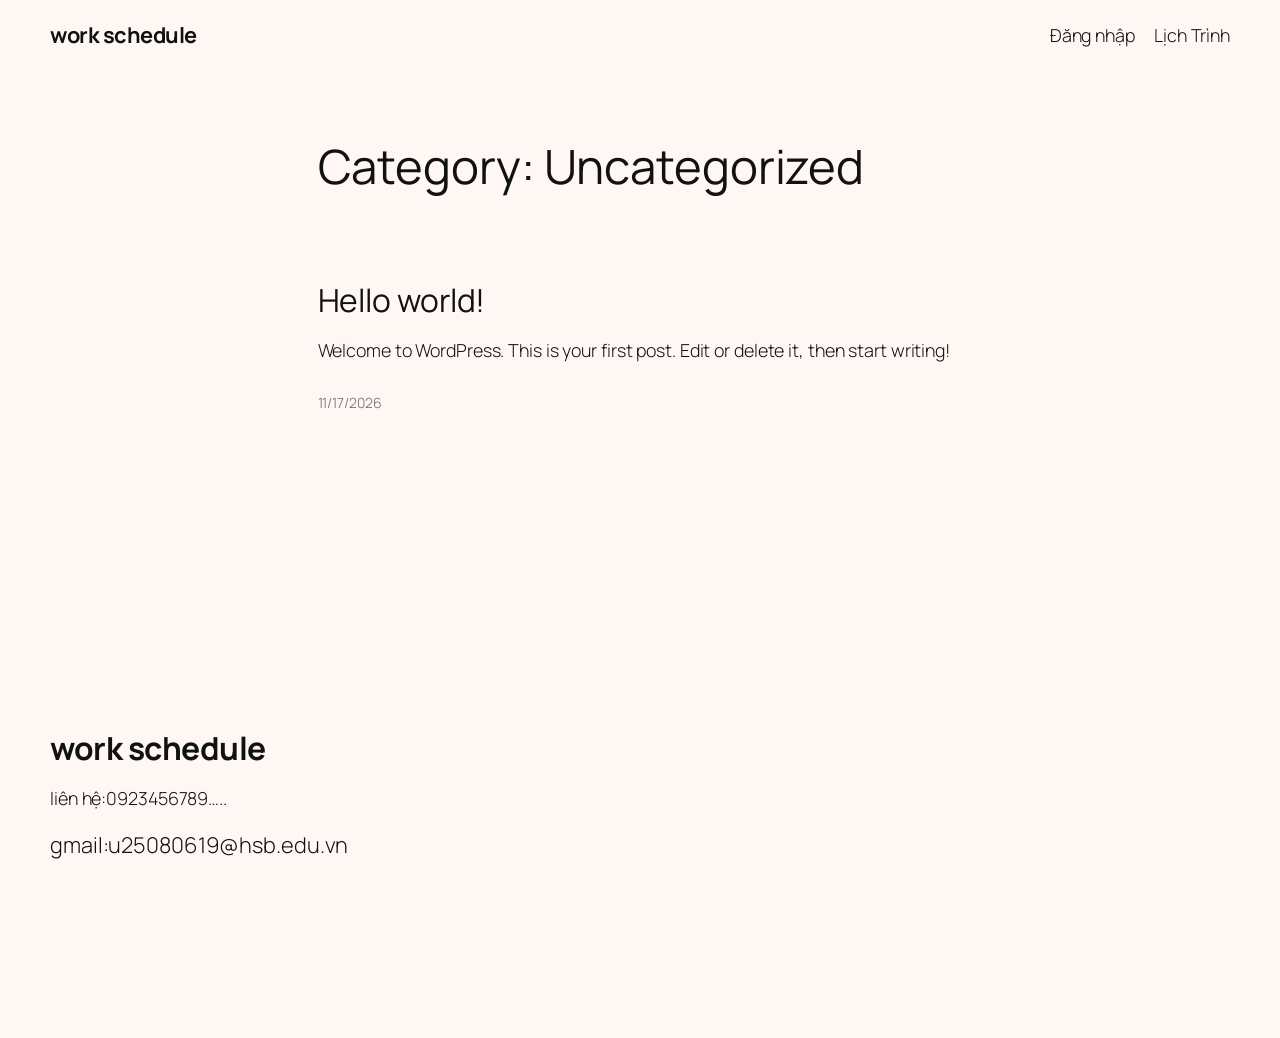
<file: category/uncategorized/index.html>
<!DOCTYPE html>
<html lang="en-US">
<head><meta charset="UTF-8">
	
	<meta name="viewport" content="width=device-width, initial-scale=1">
<meta name="robots" content="max-image-preview:large">
<title>Uncategorized – work schedule</title>
<link rel="dns-prefetch" href="//cdn.chatway.app">



<style id="wp-img-auto-sizes-contain-inline-css">
img:is([sizes=auto i],[sizes^="auto," i]){contain-intrinsic-size:3000px 1500px}
/*# sourceURL=wp-img-auto-sizes-contain-inline-css */
</style>
<style id="wp-block-site-title-inline-css">
.wp-block-site-title{box-sizing:border-box}.wp-block-site-title :where(a){color:inherit;font-family:inherit;font-size:inherit;font-style:inherit;font-weight:inherit;letter-spacing:inherit;line-height:inherit;text-decoration:inherit}
/*# sourceURL=/wp-includes/blocks/site-title/style.min.css */
</style>
<style id="wp-block-page-list-inline-css">
.wp-block-navigation .wp-block-page-list{align-items:var(--navigation-layout-align,initial);background-color:inherit;display:flex;flex-direction:var(--navigation-layout-direction,initial);flex-wrap:var(--navigation-layout-wrap,wrap);justify-content:var(--navigation-layout-justify,initial)}.wp-block-navigation .wp-block-navigation-item{background-color:inherit}.wp-block-page-list{box-sizing:border-box}
/*# sourceURL=/wp-includes/blocks/page-list/style.min.css */
</style>
<style id="wp-block-navigation-inline-css">
.wp-block-navigation{position:relative}.wp-block-navigation ul{margin-bottom:0;margin-left:0;margin-top:0;padding-left:0}.wp-block-navigation ul,.wp-block-navigation ul li{list-style:none}.wp-block-navigation .wp-block-navigation-item{align-items:center;background-color:inherit;display:flex;position:relative}.wp-block-navigation .wp-block-navigation-item .wp-block-navigation__submenu-container:empty{display:none}.wp-block-navigation .wp-block-navigation-item__content{display:block;z-index:1}.wp-block-navigation .wp-block-navigation-item__content.wp-block-navigation-item__content{color:inherit}.wp-block-navigation.has-text-decoration-underline .wp-block-navigation-item__content,.wp-block-navigation.has-text-decoration-underline .wp-block-navigation-item__content:active,.wp-block-navigation.has-text-decoration-underline .wp-block-navigation-item__content:focus{text-decoration:underline}.wp-block-navigation.has-text-decoration-line-through .wp-block-navigation-item__content,.wp-block-navigation.has-text-decoration-line-through .wp-block-navigation-item__content:active,.wp-block-navigation.has-text-decoration-line-through .wp-block-navigation-item__content:focus{text-decoration:line-through}.wp-block-navigation :where(a),.wp-block-navigation :where(a:active),.wp-block-navigation :where(a:focus){text-decoration:none}.wp-block-navigation .wp-block-navigation__submenu-icon{align-self:center;background-color:inherit;border:none;color:currentColor;display:inline-block;font-size:inherit;height:.6em;line-height:0;margin-left:.25em;padding:0;width:.6em}.wp-block-navigation .wp-block-navigation__submenu-icon svg{stroke:currentColor;display:inline-block;height:inherit;margin-top:.075em;width:inherit}.wp-block-navigation{--navigation-layout-justification-setting:flex-start;--navigation-layout-direction:row;--navigation-layout-wrap:wrap;--navigation-layout-justify:flex-start;--navigation-layout-align:center}.wp-block-navigation.is-vertical{--navigation-layout-direction:column;--navigation-layout-justify:initial;--navigation-layout-align:flex-start}.wp-block-navigation.no-wrap{--navigation-layout-wrap:nowrap}.wp-block-navigation.items-justified-center{--navigation-layout-justification-setting:center;--navigation-layout-justify:center}.wp-block-navigation.items-justified-center.is-vertical{--navigation-layout-align:center}.wp-block-navigation.items-justified-right{--navigation-layout-justification-setting:flex-end;--navigation-layout-justify:flex-end}.wp-block-navigation.items-justified-right.is-vertical{--navigation-layout-align:flex-end}.wp-block-navigation.items-justified-space-between{--navigation-layout-justification-setting:space-between;--navigation-layout-justify:space-between}:where(.wp-block-navigation) ul li{padding:0}.wp-block-navigation .has-child .wp-block-navigation__submenu-container{align-items:normal;background-color:inherit;color:inherit;display:flex;flex-direction:column;opacity:0;position:absolute;z-index:2}@media not (prefers-reduced-motion){.wp-block-navigation .has-child .wp-block-navigation__submenu-container{transition:opacity .1s linear}}.wp-block-navigation .has-child .wp-block-navigation__submenu-container{height:0;overflow:hidden;visibility:hidden;width:0}.wp-block-navigation .has-child .wp-block-navigation__submenu-container>.wp-block-navigation-item>.wp-block-navigation-item__content{display:flex;flex-grow:1;padding:.5em 1em}.wp-block-navigation .has-child .wp-block-navigation__submenu-container>.wp-block-navigation-item>.wp-block-navigation-item__content .wp-block-navigation__submenu-icon{margin-left:auto;margin-right:0}.wp-block-navigation .has-child .wp-block-navigation__submenu-container .wp-block-navigation-item__content{margin:0}.wp-block-navigation .has-child .wp-block-navigation__submenu-container{left:-1px;top:100%}@media (min-width:782px){.wp-block-navigation .has-child .wp-block-navigation__submenu-container .wp-block-navigation__submenu-container{left:100%;top:-1px}.wp-block-navigation .has-child .wp-block-navigation__submenu-container .wp-block-navigation__submenu-container:before{background:transparent;content:"";display:block;height:100%;position:absolute;right:100%;width:.5em}.wp-block-navigation .has-child .wp-block-navigation__submenu-container .wp-block-navigation__submenu-icon{margin-right:.25em}.wp-block-navigation .has-child .wp-block-navigation__submenu-container .wp-block-navigation__submenu-icon svg{transform:rotate(-90deg)}}@media (hover:hover){.wp-block-navigation .has-child:not(.open-on-click):hover>.wp-block-navigation__submenu-container{height:auto;min-width:200px;opacity:1;overflow:visible;visibility:visible;width:auto}}.wp-block-navigation .has-child .wp-block-navigation-submenu__toggle[aria-expanded=true]~.wp-block-navigation__submenu-container,.wp-block-navigation .has-child:not(.open-on-click):not(.open-on-hover-click):focus-within>.wp-block-navigation__submenu-container{height:auto;min-width:200px;opacity:1;overflow:visible;visibility:visible;width:auto}.wp-block-navigation .has-child.open-always{align-items:var(--navigation-layout-align,initial);flex-direction:var(--navigation-layout-direction,initial);flex-wrap:var(--navigation-layout-wrap,wrap);gap:var(--wp--style--block-gap,2em)}.wp-block-navigation .has-child.open-always,.wp-block-navigation .has-child.open-always .wp-block-navigation-item{justify-content:var(--navigation-layout-justify,initial)}.wp-block-navigation .has-child.open-always .wp-block-navigation__submenu-container,.wp-block-navigation .has-child.open-always.wp-block-navigation-submenu{gap:var(--wp--style--block-gap,2em)}.wp-block-navigation .has-child.open-always .wp-block-navigation-item,.wp-block-navigation .has-child.open-always .wp-block-navigation__submenu-container,.wp-block-navigation .has-child.open-always.wp-block-navigation-submenu{padding-bottom:0;padding-top:0}.wp-block-navigation .has-child.open-always .wp-block-navigation__submenu-container{padding-left:var(--wp--style--block-gap,2em);padding-right:var(--wp--style--block-gap,2em)}.wp-block-navigation .has-child.open-always .wp-block-navigation__submenu-container .wp-block-navigation-item__content{padding:0}.wp-block-navigation .has-child.open-always .wp-block-navigation__submenu-container>.wp-block-navigation-item>.wp-block-navigation-item__content,.wp-block-navigation .has-child.open-always>.wp-block-navigation-item__content{flex-grow:0}.wp-block-navigation .has-child.open-always>.wp-block-navigation__submenu-container{background-color:transparent;border:none;color:inherit;flex-basis:100%;height:auto;opacity:1;overflow:visible;position:static;visibility:visible;width:auto}.wp-block-navigation.has-background .has-child .wp-block-navigation__submenu-container{left:0;top:100%}@media (min-width:782px){.wp-block-navigation.has-background .has-child .wp-block-navigation__submenu-container .wp-block-navigation__submenu-container{left:100%;top:0}}.wp-block-navigation-submenu{display:flex;position:relative}.wp-block-navigation-submenu .wp-block-navigation__submenu-icon svg{stroke:currentColor}button.wp-block-navigation-item__content{background-color:transparent;border:none;color:currentColor;font-family:inherit;font-size:inherit;font-style:inherit;font-weight:inherit;letter-spacing:inherit;line-height:inherit;text-align:left;text-transform:inherit}.wp-block-navigation-submenu__toggle{cursor:pointer}.wp-block-navigation-submenu__toggle[aria-expanded=true]+.wp-block-navigation__submenu-icon>svg,.wp-block-navigation-submenu__toggle[aria-expanded=true]>svg{transform:rotate(180deg)}.wp-block-navigation-item.open-on-click .wp-block-navigation-submenu__toggle{padding-left:0;padding-right:.85em}.wp-block-navigation-item.open-on-click .wp-block-navigation-submenu__toggle+.wp-block-navigation__submenu-icon{margin-left:-.6em;pointer-events:none}.wp-block-navigation-item.open-on-click button.wp-block-navigation-item__content:not(.wp-block-navigation-submenu__toggle){padding:0}.wp-block-navigation .wp-block-page-list,.wp-block-navigation__container,.wp-block-navigation__responsive-close,.wp-block-navigation__responsive-container,.wp-block-navigation__responsive-container-content,.wp-block-navigation__responsive-dialog{gap:inherit}:where(.wp-block-navigation.has-background .wp-block-navigation-item a:not(.wp-element-button)),:where(.wp-block-navigation.has-background .wp-block-navigation-submenu a:not(.wp-element-button)){padding:.5em 1em}:where(.wp-block-navigation .wp-block-navigation__submenu-container .wp-block-navigation-item a:not(.wp-element-button)),:where(.wp-block-navigation .wp-block-navigation__submenu-container .wp-block-navigation-submenu a:not(.wp-element-button)),:where(.wp-block-navigation .wp-block-navigation__submenu-container .wp-block-navigation-submenu button.wp-block-navigation-item__content),:where(.wp-block-navigation .wp-block-navigation__submenu-container .wp-block-pages-list__item button.wp-block-navigation-item__content){padding:.5em 1em}.wp-block-navigation.items-justified-right .wp-block-navigation__container .has-child .wp-block-navigation__submenu-container,.wp-block-navigation.items-justified-right .wp-block-page-list>.has-child .wp-block-navigation__submenu-container,.wp-block-navigation.items-justified-space-between .wp-block-page-list>.has-child:last-child .wp-block-navigation__submenu-container,.wp-block-navigation.items-justified-space-between>.wp-block-navigation__container>.has-child:last-child .wp-block-navigation__submenu-container{left:auto;right:0}.wp-block-navigation.items-justified-right .wp-block-navigation__container .has-child .wp-block-navigation__submenu-container .wp-block-navigation__submenu-container,.wp-block-navigation.items-justified-right .wp-block-page-list>.has-child .wp-block-navigation__submenu-container .wp-block-navigation__submenu-container,.wp-block-navigation.items-justified-space-between .wp-block-page-list>.has-child:last-child .wp-block-navigation__submenu-container .wp-block-navigation__submenu-container,.wp-block-navigation.items-justified-space-between>.wp-block-navigation__container>.has-child:last-child .wp-block-navigation__submenu-container .wp-block-navigation__submenu-container{left:-1px;right:-1px}@media (min-width:782px){.wp-block-navigation.items-justified-right .wp-block-navigation__container .has-child .wp-block-navigation__submenu-container .wp-block-navigation__submenu-container,.wp-block-navigation.items-justified-right .wp-block-page-list>.has-child .wp-block-navigation__submenu-container .wp-block-navigation__submenu-container,.wp-block-navigation.items-justified-space-between .wp-block-page-list>.has-child:last-child .wp-block-navigation__submenu-container .wp-block-navigation__submenu-container,.wp-block-navigation.items-justified-space-between>.wp-block-navigation__container>.has-child:last-child .wp-block-navigation__submenu-container .wp-block-navigation__submenu-container{left:auto;right:100%}}.wp-block-navigation:not(.has-background) .wp-block-navigation__submenu-container{background-color:#fff;border:1px solid rgba(0,0,0,.15)}.wp-block-navigation.has-background .wp-block-navigation__submenu-container{background-color:inherit}.wp-block-navigation:not(.has-text-color) .wp-block-navigation__submenu-container{color:#000}.wp-block-navigation__container{align-items:var(--navigation-layout-align,initial);display:flex;flex-direction:var(--navigation-layout-direction,initial);flex-wrap:var(--navigation-layout-wrap,wrap);justify-content:var(--navigation-layout-justify,initial);list-style:none;margin:0;padding-left:0}.wp-block-navigation__container .is-responsive{display:none}.wp-block-navigation__container:only-child,.wp-block-page-list:only-child{flex-grow:1}@keyframes overlay-menu__fade-in-animation{0%{opacity:0;transform:translateY(.5em)}to{opacity:1;transform:translateY(0)}}.wp-block-navigation__responsive-container{bottom:0;display:none;left:0;position:fixed;right:0;top:0}.wp-block-navigation__responsive-container :where(.wp-block-navigation-item a){color:inherit}.wp-block-navigation__responsive-container .wp-block-navigation__responsive-container-content{align-items:var(--navigation-layout-align,initial);display:flex;flex-direction:var(--navigation-layout-direction,initial);flex-wrap:var(--navigation-layout-wrap,wrap);justify-content:var(--navigation-layout-justify,initial)}.wp-block-navigation__responsive-container:not(.is-menu-open.is-menu-open){background-color:inherit!important;color:inherit!important}.wp-block-navigation__responsive-container.is-menu-open{background-color:inherit;display:flex;flex-direction:column}@media not (prefers-reduced-motion){.wp-block-navigation__responsive-container.is-menu-open{animation:overlay-menu__fade-in-animation .1s ease-out;animation-fill-mode:forwards}}.wp-block-navigation__responsive-container.is-menu-open:not(.disable-default-overlay){padding:clamp(1rem,var(--wp--style--root--padding-top),20rem) clamp(1rem,var(--wp--style--root--padding-right),20rem) clamp(1rem,var(--wp--style--root--padding-bottom),20rem) clamp(1rem,var(--wp--style--root--padding-left),20rem)}.wp-block-navigation__responsive-container.is-menu-open{overflow:auto;z-index:100000}.wp-block-navigation__responsive-container.is-menu-open:not(.disable-default-overlay) .wp-block-navigation__responsive-container-content{padding-top:calc(2rem + 24px)}.wp-block-navigation__responsive-container.is-menu-open:where(:not(.disable-default-overlay)) .wp-block-navigation__responsive-container-content{align-items:var(--navigation-layout-justification-setting,inherit);display:flex;flex-direction:column;flex-wrap:nowrap;overflow:visible}.wp-block-navigation__responsive-container.is-menu-open:where(:not(.disable-default-overlay)) .wp-block-navigation__responsive-container-content,.wp-block-navigation__responsive-container.is-menu-open:where(:not(.disable-default-overlay)) .wp-block-navigation__responsive-container-content .wp-block-navigation__container,.wp-block-navigation__responsive-container.is-menu-open:where(:not(.disable-default-overlay)) .wp-block-navigation__responsive-container-content .wp-block-page-list{justify-content:flex-start}.wp-block-navigation__responsive-container.is-menu-open:where(:not(.disable-default-overlay)) .wp-block-navigation__responsive-container-content .wp-block-navigation__submenu-icon{display:none}.wp-block-navigation__responsive-container.is-menu-open:where(:not(.disable-default-overlay)) .wp-block-navigation__responsive-container-content .has-child .wp-block-navigation__submenu-container{border:none;height:auto;min-width:200px;opacity:1;overflow:initial;padding-left:2rem;padding-right:2rem;position:static;visibility:visible;width:auto}.wp-block-navigation__responsive-container.is-menu-open:where(:not(.disable-default-overlay)) .wp-block-navigation__responsive-container-content .wp-block-navigation__container,.wp-block-navigation__responsive-container.is-menu-open:where(:not(.disable-default-overlay)) .wp-block-navigation__responsive-container-content .wp-block-navigation__submenu-container{gap:inherit}.wp-block-navigation__responsive-container.is-menu-open:where(:not(.disable-default-overlay)) .wp-block-navigation__responsive-container-content .wp-block-navigation__submenu-container{padding-top:var(--wp--style--block-gap,2em)}.wp-block-navigation__responsive-container.is-menu-open:where(:not(.disable-default-overlay)) .wp-block-navigation__responsive-container-content .wp-block-navigation-item__content{padding:0}.wp-block-navigation__responsive-container.is-menu-open:where(:not(.disable-default-overlay)) .wp-block-navigation__responsive-container-content .wp-block-navigation-item,.wp-block-navigation__responsive-container.is-menu-open:where(:not(.disable-default-overlay)) .wp-block-navigation__responsive-container-content .wp-block-navigation__container,.wp-block-navigation__responsive-container.is-menu-open:where(:not(.disable-default-overlay)) .wp-block-navigation__responsive-container-content .wp-block-page-list{align-items:var(--navigation-layout-justification-setting,initial);display:flex;flex-direction:column}.wp-block-navigation__responsive-container.is-menu-open:where(:not(.disable-default-overlay)) .wp-block-navigation-item,.wp-block-navigation__responsive-container.is-menu-open:where(:not(.disable-default-overlay)) .wp-block-navigation-item .wp-block-navigation__submenu-container,.wp-block-navigation__responsive-container.is-menu-open:where(:not(.disable-default-overlay)) .wp-block-navigation__container,.wp-block-navigation__responsive-container.is-menu-open:where(:not(.disable-default-overlay)) .wp-block-page-list{background:transparent!important;color:inherit!important}.wp-block-navigation__responsive-container.is-menu-open:where(:not(.disable-default-overlay)) .wp-block-navigation__submenu-container.wp-block-navigation__submenu-container.wp-block-navigation__submenu-container.wp-block-navigation__submenu-container{left:auto;right:auto}.wp-block-navigation__responsive-container.disable-default-overlay .wp-block-navigation__overlay-container{display:none;width:100%}.wp-block-navigation__responsive-container.disable-default-overlay .wp-block-navigation__responsive-close{max-width:none}.wp-block-navigation__responsive-container.disable-default-overlay.is-menu-open .wp-block-navigation__responsive-container-content>:not(.wp-block-navigation__overlay-container){display:none}.wp-block-navigation__responsive-container.disable-default-overlay.is-menu-open .wp-block-navigation__responsive-container-content .wp-block-navigation__overlay-container{display:block}.wp-block-navigation__responsive-container.disable-default-overlay.is-menu-open .wp-block-navigation__responsive-container-content .wp-block-navigation__overlay-container .wp-block-navigation__submenu-container{left:0;right:auto}@media (min-width:600px){.wp-block-navigation__responsive-container:not(.hidden-by-default):not(.is-menu-open){background-color:inherit;display:block;position:relative;width:100%;z-index:auto}.wp-block-navigation__responsive-container:not(.hidden-by-default):not(.is-menu-open) .wp-block-navigation__responsive-container-close{display:none}.wp-block-navigation__responsive-container.is-menu-open .wp-block-navigation__submenu-container.wp-block-navigation__submenu-container.wp-block-navigation__submenu-container.wp-block-navigation__submenu-container{left:0}}.wp-block-navigation:not(.has-background) .wp-block-navigation__responsive-container.is-menu-open:not(.disable-default-overlay){background-color:#fff}.wp-block-navigation:not(.has-text-color) .wp-block-navigation__responsive-container.is-menu-open:not(.disable-default-overlay){color:#000}.wp-block-navigation__toggle_button_label{font-size:1rem;font-weight:700}.wp-block-navigation__responsive-container-close,.wp-block-navigation__responsive-container-open{background:transparent;border:none;color:currentColor;cursor:pointer;margin:0;padding:0;text-transform:inherit;vertical-align:middle}.wp-block-navigation__responsive-container-close svg,.wp-block-navigation__responsive-container-open svg{fill:currentColor;display:block;height:24px;pointer-events:none;width:24px}.wp-block-navigation__responsive-container-open{display:flex}.wp-block-navigation__responsive-container-open.wp-block-navigation__responsive-container-open.wp-block-navigation__responsive-container-open{font-family:inherit;font-size:inherit;font-weight:inherit}@media (min-width:600px){.wp-block-navigation__responsive-container-open:not(.always-shown){display:none}}.wp-block-navigation__responsive-container-close{position:absolute;right:0;top:0;z-index:2}.wp-block-navigation__responsive-container-close.wp-block-navigation__responsive-container-close.wp-block-navigation__responsive-container-close{font-family:inherit;font-size:inherit;font-weight:inherit}.disable-default-overlay .wp-block-navigation__responsive-container-close{right:clamp(1rem,var(--wp--style--root--padding-left),20rem);top:clamp(1rem,var(--wp--style--root--padding-left),20rem)}.wp-block-navigation__responsive-close{width:100%}.has-modal-open .wp-block-navigation__responsive-close{margin-left:auto;margin-right:auto;max-width:var(--wp--style--global--wide-size,100%)}.wp-block-navigation__responsive-close:focus{outline:none}.is-menu-open .wp-block-navigation__responsive-close,.is-menu-open .wp-block-navigation__responsive-container-content,.is-menu-open .wp-block-navigation__responsive-dialog{box-sizing:border-box}.wp-block-navigation__responsive-dialog{position:relative}.has-modal-open .admin-bar .is-menu-open:where(:not(.disable-default-overlay)) .wp-block-navigation__responsive-dialog{margin-top:46px}@media (min-width:782px){.has-modal-open .admin-bar .is-menu-open:where(:not(.disable-default-overlay)) .wp-block-navigation__responsive-dialog{margin-top:32px}}html.has-modal-open{overflow:hidden}
/*# sourceURL=/wp-includes/blocks/navigation/style.min.css */
</style>
<style id="wp-block-group-inline-css">
.wp-block-group{box-sizing:border-box}:where(.wp-block-group.wp-block-group-is-layout-constrained){position:relative}
/*# sourceURL=/wp-includes/blocks/group/style.min.css */
</style>
<style id="wp-block-query-title-inline-css">
.wp-block-query-title{box-sizing:border-box}
/*# sourceURL=/wp-includes/blocks/query-title/style.min.css */
</style>
<style id="wp-block-post-title-inline-css">
.wp-block-post-title{box-sizing:border-box;word-break:break-word}.wp-block-post-title :where(a){display:inline-block;font-family:inherit;font-size:inherit;font-style:inherit;font-weight:inherit;letter-spacing:inherit;line-height:inherit;text-decoration:inherit}
/*# sourceURL=/wp-includes/blocks/post-title/style.min.css */
</style>
<style id="wp-block-paragraph-inline-css">
.is-small-text{font-size:.875em}.is-regular-text{font-size:1em}.is-large-text{font-size:2.25em}.is-larger-text{font-size:3em}.has-drop-cap:not(:focus):first-letter{float:left;font-size:8.4em;font-style:normal;font-weight:100;line-height:.68;margin:.05em .1em 0 0;text-transform:uppercase}body.rtl .has-drop-cap:not(:focus):first-letter{float:none;margin-left:.1em}p.has-drop-cap.has-background{overflow:hidden}:root :where(p.has-background){padding:1.25em 2.375em}:where(p.has-text-color:not(.has-link-color)) a{color:inherit}p.has-text-align-left[style*="writing-mode:vertical-lr"],p.has-text-align-right[style*="writing-mode:vertical-rl"]{rotate:180deg}
/*# sourceURL=/wp-includes/blocks/paragraph/style.min.css */
</style>
<style id="wp-block-post-content-inline-css">
.wp-block-post-content{display:flow-root}
/*# sourceURL=/wp-includes/blocks/post-content/style.min.css */
</style>
<style id="wp-block-post-date-inline-css">
.wp-block-post-date{box-sizing:border-box}
/*# sourceURL=/wp-includes/blocks/post-date/style.min.css */
</style>
<style id="wp-block-post-template-inline-css">
.wp-block-post-template{box-sizing:border-box;list-style:none;margin-bottom:0;margin-top:0;max-width:100%;padding:0}.wp-block-post-template.is-flex-container{display:flex;flex-direction:row;flex-wrap:wrap;gap:1.25em}.wp-block-post-template.is-flex-container>li{margin:0;width:100%}@media (min-width:600px){.wp-block-post-template.is-flex-container.is-flex-container.columns-2>li{width:calc(50% - .625em)}.wp-block-post-template.is-flex-container.is-flex-container.columns-3>li{width:calc(33.33333% - .83333em)}.wp-block-post-template.is-flex-container.is-flex-container.columns-4>li{width:calc(25% - .9375em)}.wp-block-post-template.is-flex-container.is-flex-container.columns-5>li{width:calc(20% - 1em)}.wp-block-post-template.is-flex-container.is-flex-container.columns-6>li{width:calc(16.66667% - 1.04167em)}}@media (max-width:600px){.wp-block-post-template-is-layout-grid[class*=columns-]:not(.has-native-responsive-grid){grid-template-columns:1fr}}.wp-block-post-template-is-layout-constrained>li>.alignright,.wp-block-post-template-is-layout-flow>li>.alignright{float:right;margin-inline-end:0;margin-inline-start:2em}.wp-block-post-template-is-layout-constrained>li>.alignleft,.wp-block-post-template-is-layout-flow>li>.alignleft{float:left;margin-inline-end:2em;margin-inline-start:0}.wp-block-post-template-is-layout-constrained>li>.aligncenter,.wp-block-post-template-is-layout-flow>li>.aligncenter{margin-inline-end:auto;margin-inline-start:auto}
/*# sourceURL=/wp-includes/blocks/post-template/style.min.css */
</style>
<style id="wp-block-site-tagline-inline-css">
.wp-block-site-tagline{box-sizing:border-box}
/*# sourceURL=/wp-includes/blocks/site-tagline/style.min.css */
</style>
<style id="wp-block-spacer-inline-css">
.wp-block-spacer{clear:both}
/*# sourceURL=/wp-includes/blocks/spacer/style.min.css */
</style>
<style id="wp-block-columns-inline-css">
.wp-block-columns{box-sizing:border-box;display:flex;flex-wrap:wrap!important}@media (min-width:782px){.wp-block-columns{flex-wrap:nowrap!important}}.wp-block-columns{align-items:normal!important}.wp-block-columns.are-vertically-aligned-top{align-items:flex-start}.wp-block-columns.are-vertically-aligned-center{align-items:center}.wp-block-columns.are-vertically-aligned-bottom{align-items:flex-end}@media (max-width:781px){.wp-block-columns:not(.is-not-stacked-on-mobile)>.wp-block-column{flex-basis:100%!important}}@media (min-width:782px){.wp-block-columns:not(.is-not-stacked-on-mobile)>.wp-block-column{flex-basis:0;flex-grow:1}.wp-block-columns:not(.is-not-stacked-on-mobile)>.wp-block-column[style*=flex-basis]{flex-grow:0}}.wp-block-columns.is-not-stacked-on-mobile{flex-wrap:nowrap!important}.wp-block-columns.is-not-stacked-on-mobile>.wp-block-column{flex-basis:0;flex-grow:1}.wp-block-columns.is-not-stacked-on-mobile>.wp-block-column[style*=flex-basis]{flex-grow:0}:where(.wp-block-columns){margin-bottom:1.75em}:where(.wp-block-columns.has-background){padding:1.25em 2.375em}.wp-block-column{flex-grow:1;min-width:0;overflow-wrap:break-word;word-break:break-word}.wp-block-column.is-vertically-aligned-top{align-self:flex-start}.wp-block-column.is-vertically-aligned-center{align-self:center}.wp-block-column.is-vertically-aligned-bottom{align-self:flex-end}.wp-block-column.is-vertically-aligned-stretch{align-self:stretch}.wp-block-column.is-vertically-aligned-bottom,.wp-block-column.is-vertically-aligned-center,.wp-block-column.is-vertically-aligned-top{width:100%}
/*# sourceURL=/wp-includes/blocks/columns/style.min.css */
</style>
<style id="wp-emoji-styles-inline-css">

	img.wp-smiley, img.emoji {
		display: inline !important;
		border: none !important;
		box-shadow: none !important;
		height: 1em !important;
		width: 1em !important;
		margin: 0 0.07em !important;
		vertical-align: -0.1em !important;
		background: none !important;
		padding: 0 !important;
	}
/*# sourceURL=wp-emoji-styles-inline-css */
</style>
<style id="wp-block-library-inline-css">
:root{--wp-block-synced-color:#7a00df;--wp-block-synced-color--rgb:122,0,223;--wp-bound-block-color:var(--wp-block-synced-color);--wp-editor-canvas-background:#ddd;--wp-admin-theme-color:#007cba;--wp-admin-theme-color--rgb:0,124,186;--wp-admin-theme-color-darker-10:#006ba1;--wp-admin-theme-color-darker-10--rgb:0,107,160.5;--wp-admin-theme-color-darker-20:#005a87;--wp-admin-theme-color-darker-20--rgb:0,90,135;--wp-admin-border-width-focus:2px}@media (min-resolution:192dpi){:root{--wp-admin-border-width-focus:1.5px}}.wp-element-button{cursor:pointer}:root .has-very-light-gray-background-color{background-color:#eee}:root .has-very-dark-gray-background-color{background-color:#313131}:root .has-very-light-gray-color{color:#eee}:root .has-very-dark-gray-color{color:#313131}:root .has-vivid-green-cyan-to-vivid-cyan-blue-gradient-background{background:linear-gradient(135deg,#00d084,#0693e3)}:root .has-purple-crush-gradient-background{background:linear-gradient(135deg,#34e2e4,#4721fb 50%,#ab1dfe)}:root .has-hazy-dawn-gradient-background{background:linear-gradient(135deg,#faaca8,#dad0ec)}:root .has-subdued-olive-gradient-background{background:linear-gradient(135deg,#fafae1,#67a671)}:root .has-atomic-cream-gradient-background{background:linear-gradient(135deg,#fdd79a,#004a59)}:root .has-nightshade-gradient-background{background:linear-gradient(135deg,#330968,#31cdcf)}:root .has-midnight-gradient-background{background:linear-gradient(135deg,#020381,#2874fc)}:root{--wp--preset--font-size--normal:16px;--wp--preset--font-size--huge:42px}.has-regular-font-size{font-size:1em}.has-larger-font-size{font-size:2.625em}.has-normal-font-size{font-size:var(--wp--preset--font-size--normal)}.has-huge-font-size{font-size:var(--wp--preset--font-size--huge)}:root .has-text-align-center{text-align:center}:root .has-text-align-left{text-align:left}:root .has-text-align-right{text-align:right}.has-fit-text{white-space:nowrap!important}#end-resizable-editor-section{display:none}.aligncenter{clear:both}.items-justified-left{justify-content:flex-start}.items-justified-center{justify-content:center}.items-justified-right{justify-content:flex-end}.items-justified-space-between{justify-content:space-between}.screen-reader-text{word-wrap:normal!important;border:0;clip-path:inset(50%);height:1px;margin:-1px;overflow:hidden;padding:0;position:absolute;width:1px;word-break:normal!important}.screen-reader-text:focus{background-color:#ddd;clip-path:none;color:#444;display:block;font-size:1em;height:auto;left:5px;line-height:normal;padding:15px 23px 14px;text-decoration:none;top:5px;width:auto;z-index:100000}html :where(.has-border-color){border-style:solid}html :where([style^=border-color],[style*=";border-color"],[style*="; border-color"]){border-style:solid}html :where([style^=border-top-color],[style*=";border-top-color"],[style*="; border-top-color"]){border-top-style:solid}html :where([style^=border-right-color],[style*=";border-right-color"],[style*="; border-right-color"]){border-right-style:solid}html :where([style^=border-bottom-color],[style*=";border-bottom-color"],[style*="; border-bottom-color"]){border-bottom-style:solid}html :where([style^=border-left-color],[style*=";border-left-color"],[style*="; border-left-color"]){border-left-style:solid}html :where([style^=border-width],[style*=";border-width"],[style*="; border-width"]){border-style:solid}html :where([style^=border-top-width],[style*=";border-top-width"],[style*="; border-top-width"]){border-top-style:solid}html :where([style^=border-right-width],[style*=";border-right-width"],[style*="; border-right-width"]){border-right-style:solid}html :where([style^=border-bottom-width],[style*=";border-bottom-width"],[style*="; border-bottom-width"]){border-bottom-style:solid}html :where([style^=border-left-width],[style*=";border-left-width"],[style*="; border-left-width"]){border-left-style:solid}html :where(img[class*=wp-image-]){height:auto;max-width:100%}:where(figure){margin:0 0 1em}html :where(.is-position-sticky){--wp-admin--admin-bar--position-offset:var(--wp-admin--admin-bar--height,0px)}@media screen and (max-width:600px){html :where(.is-position-sticky){--wp-admin--admin-bar--position-offset:0px}}
/*# sourceURL=/wp-includes/css/dist/block-library/common.min.css */
</style>
<style id="global-styles-inline-css">
:root{--wp--preset--aspect-ratio--square: 1;--wp--preset--aspect-ratio--4-3: 4/3;--wp--preset--aspect-ratio--3-4: 3/4;--wp--preset--aspect-ratio--3-2: 3/2;--wp--preset--aspect-ratio--2-3: 2/3;--wp--preset--aspect-ratio--16-9: 16/9;--wp--preset--aspect-ratio--9-16: 9/16;--wp--preset--color--black: #000000;--wp--preset--color--cyan-bluish-gray: #abb8c3;--wp--preset--color--white: #ffffff;--wp--preset--color--pale-pink: #f78da7;--wp--preset--color--vivid-red: #cf2e2e;--wp--preset--color--luminous-vivid-orange: #ff6900;--wp--preset--color--luminous-vivid-amber: #fcb900;--wp--preset--color--light-green-cyan: #7bdcb5;--wp--preset--color--vivid-green-cyan: #00d084;--wp--preset--color--pale-cyan-blue: #8ed1fc;--wp--preset--color--vivid-cyan-blue: #0693e3;--wp--preset--color--vivid-purple: #9b51e0;--wp--preset--color--base: #FFFFFF;--wp--preset--color--contrast: #111111;--wp--preset--color--accent-1: #baa912;--wp--preset--color--accent-2: #F6CFF4;--wp--preset--color--accent-3: #503AA8;--wp--preset--color--accent-4: #686868;--wp--preset--color--accent-5: #FBFAF3;--wp--preset--color--accent-6: color-mix(in srgb, currentColor 20%, transparent);--wp--preset--gradient--vivid-cyan-blue-to-vivid-purple: linear-gradient(135deg,rgb(6,147,227) 0%,rgb(155,81,224) 100%);--wp--preset--gradient--light-green-cyan-to-vivid-green-cyan: linear-gradient(135deg,rgb(122,220,180) 0%,rgb(0,208,130) 100%);--wp--preset--gradient--luminous-vivid-amber-to-luminous-vivid-orange: linear-gradient(135deg,rgb(252,185,0) 0%,rgb(255,105,0) 100%);--wp--preset--gradient--luminous-vivid-orange-to-vivid-red: linear-gradient(135deg,rgb(255,105,0) 0%,rgb(207,46,46) 100%);--wp--preset--gradient--very-light-gray-to-cyan-bluish-gray: linear-gradient(135deg,rgb(238,238,238) 0%,rgb(169,184,195) 100%);--wp--preset--gradient--cool-to-warm-spectrum: linear-gradient(135deg,rgb(74,234,220) 0%,rgb(151,120,209) 20%,rgb(207,42,186) 40%,rgb(238,44,130) 60%,rgb(251,105,98) 80%,rgb(254,248,76) 100%);--wp--preset--gradient--blush-light-purple: linear-gradient(135deg,rgb(255,206,236) 0%,rgb(152,150,240) 100%);--wp--preset--gradient--blush-bordeaux: linear-gradient(135deg,rgb(254,205,165) 0%,rgb(254,45,45) 50%,rgb(107,0,62) 100%);--wp--preset--gradient--luminous-dusk: linear-gradient(135deg,rgb(255,203,112) 0%,rgb(199,81,192) 50%,rgb(65,88,208) 100%);--wp--preset--gradient--pale-ocean: linear-gradient(135deg,rgb(255,245,203) 0%,rgb(182,227,212) 50%,rgb(51,167,181) 100%);--wp--preset--gradient--electric-grass: linear-gradient(135deg,rgb(202,248,128) 0%,rgb(113,206,126) 100%);--wp--preset--gradient--midnight: linear-gradient(135deg,rgb(2,3,129) 0%,rgb(40,116,252) 100%);--wp--preset--font-size--small: 0.875rem;--wp--preset--font-size--medium: clamp(1rem, 1rem + ((1vw - 0.2rem) * 0.196), 1.125rem);--wp--preset--font-size--large: clamp(1.125rem, 1.125rem + ((1vw - 0.2rem) * 0.392), 1.375rem);--wp--preset--font-size--x-large: clamp(1.75rem, 1.75rem + ((1vw - 0.2rem) * 0.392), 2rem);--wp--preset--font-size--xx-large: clamp(2.15rem, 2.15rem + ((1vw - 0.2rem) * 1.333), 3rem);--wp--preset--font-family--manrope: Manrope, sans-serif;--wp--preset--font-family--fira-code: "Fira Code", monospace;--wp--preset--spacing--20: 10px;--wp--preset--spacing--30: 20px;--wp--preset--spacing--40: 30px;--wp--preset--spacing--50: clamp(30px, 5vw, 50px);--wp--preset--spacing--60: clamp(30px, 7vw, 70px);--wp--preset--spacing--70: clamp(50px, 7vw, 90px);--wp--preset--spacing--80: clamp(70px, 10vw, 140px);--wp--preset--shadow--natural: 6px 6px 9px rgba(0, 0, 0, 0.2);--wp--preset--shadow--deep: 12px 12px 50px rgba(0, 0, 0, 0.4);--wp--preset--shadow--sharp: 6px 6px 0px rgba(0, 0, 0, 0.2);--wp--preset--shadow--outlined: 6px 6px 0px -3px rgb(255, 255, 255), 6px 6px rgb(0, 0, 0);--wp--preset--shadow--crisp: 6px 6px 0px rgb(0, 0, 0);}.wp-block-button{--wp--preset--dimension--25: 25%;--wp--preset--dimension--50: 50%;--wp--preset--dimension--75: 75%;--wp--preset--dimension--100: 100%;}:root { --wp--style--global--content-size: 645px;--wp--style--global--wide-size: 1340px; }:where(body) { margin: 0; }.wp-site-blocks { padding-top: var(--wp--style--root--padding-top); padding-bottom: var(--wp--style--root--padding-bottom); }.has-global-padding { padding-right: var(--wp--style--root--padding-right); padding-left: var(--wp--style--root--padding-left); }.has-global-padding > .alignfull { margin-right: calc(var(--wp--style--root--padding-right) * -1); margin-left: calc(var(--wp--style--root--padding-left) * -1); }.has-global-padding :where(:not(.alignfull.is-layout-flow) > .has-global-padding:not(.wp-block-block, .alignfull)) { padding-right: 0; padding-left: 0; }.has-global-padding :where(:not(.alignfull.is-layout-flow) > .has-global-padding:not(.wp-block-block, .alignfull)) > .alignfull { margin-left: 0; margin-right: 0; }.wp-site-blocks > .alignleft { float: left; margin-right: 2em; }.wp-site-blocks > .alignright { float: right; margin-left: 2em; }.wp-site-blocks > .aligncenter { justify-content: center; margin-left: auto; margin-right: auto; }:where(.wp-site-blocks) > * { margin-block-start: 1.2rem; margin-block-end: 0; }:where(.wp-site-blocks) > :first-child { margin-block-start: 0; }:where(.wp-site-blocks) > :last-child { margin-block-end: 0; }:root { --wp--style--block-gap: 1.2rem; }:root :where(.is-layout-flow) > :first-child{margin-block-start: 0;}:root :where(.is-layout-flow) > :last-child{margin-block-end: 0;}:root :where(.is-layout-flow) > *{margin-block-start: 1.2rem;margin-block-end: 0;}:root :where(.is-layout-constrained) > :first-child{margin-block-start: 0;}:root :where(.is-layout-constrained) > :last-child{margin-block-end: 0;}:root :where(.is-layout-constrained) > *{margin-block-start: 1.2rem;margin-block-end: 0;}:root :where(.is-layout-flex){gap: 1.2rem;}:root :where(.is-layout-grid){gap: 1.2rem;}.is-layout-flow > .alignleft{float: left;margin-inline-start: 0;margin-inline-end: 2em;}.is-layout-flow > .alignright{float: right;margin-inline-start: 2em;margin-inline-end: 0;}.is-layout-flow > .aligncenter{margin-left: auto !important;margin-right: auto !important;}.is-layout-constrained > .alignleft{float: left;margin-inline-start: 0;margin-inline-end: 2em;}.is-layout-constrained > .alignright{float: right;margin-inline-start: 2em;margin-inline-end: 0;}.is-layout-constrained > .aligncenter{margin-left: auto !important;margin-right: auto !important;}.is-layout-constrained > :where(:not(.alignleft):not(.alignright):not(.alignfull)){max-width: var(--wp--style--global--content-size);margin-left: auto !important;margin-right: auto !important;}.is-layout-constrained > .alignwide{max-width: var(--wp--style--global--wide-size);}body .is-layout-flex{display: flex;}.is-layout-flex{flex-wrap: wrap;align-items: center;}.is-layout-flex > :is(*, div){margin: 0;}body .is-layout-grid{display: grid;}.is-layout-grid > :is(*, div){margin: 0;}body{background-color: #fff7f2e6;color: var(--wp--preset--color--contrast);font-family: var(--wp--preset--font-family--manrope);font-size: var(--wp--preset--font-size--large);font-weight: 300;letter-spacing: -0.1px;line-height: 1.4;--wp--style--root--padding-top: 0px;--wp--style--root--padding-right: var(--wp--preset--spacing--50);--wp--style--root--padding-bottom: 0px;--wp--style--root--padding-left: var(--wp--preset--spacing--50);}a:where(:not(.wp-element-button)){color: currentColor;}:root :where(a:where(:not(.wp-element-button)):hover){text-decoration: none;}h1, h2, h3, h4, h5, h6{font-weight: 400;letter-spacing: -0.1px;line-height: 1.125;}h1{font-size: var(--wp--preset--font-size--xx-large);}h2{font-size: var(--wp--preset--font-size--x-large);}h3{font-size: var(--wp--preset--font-size--large);}h4{font-size: var(--wp--preset--font-size--medium);}h5{font-size: var(--wp--preset--font-size--small);letter-spacing: 0.5px;}h6{font-size: var(--wp--preset--font-size--small);font-weight: 700;letter-spacing: 1.4px;text-transform: uppercase;}:root :where(.wp-element-button, .wp-block-button__link){background-color: var(--wp--preset--color--contrast);border-width: 0;color: var(--wp--preset--color--base);font-family: inherit;font-size: var(--wp--preset--font-size--medium);font-style: inherit;font-weight: inherit;letter-spacing: inherit;line-height: inherit;padding-top: 1rem;padding-right: 2.25rem;padding-bottom: 1rem;padding-left: 2.25rem;text-decoration: none;text-transform: inherit;}:root :where(.wp-element-button:hover, .wp-block-button__link:hover){background-color: color-mix(in srgb, var(--wp--preset--color--contrast) 85%, transparent);border-color: transparent;color: var(--wp--preset--color--base);}:root :where(.wp-element-button:focus, .wp-block-button__link:focus){outline-color: var(--wp--preset--color--accent-4);outline-offset: 2px;}:root :where(.wp-element-caption, .wp-block-audio figcaption, .wp-block-embed figcaption, .wp-block-gallery figcaption, .wp-block-image figcaption, .wp-block-table figcaption, .wp-block-video figcaption){font-size: var(--wp--preset--font-size--small);line-height: 1.4;}.has-black-color{color: var(--wp--preset--color--black) !important;}.has-cyan-bluish-gray-color{color: var(--wp--preset--color--cyan-bluish-gray) !important;}.has-white-color{color: var(--wp--preset--color--white) !important;}.has-pale-pink-color{color: var(--wp--preset--color--pale-pink) !important;}.has-vivid-red-color{color: var(--wp--preset--color--vivid-red) !important;}.has-luminous-vivid-orange-color{color: var(--wp--preset--color--luminous-vivid-orange) !important;}.has-luminous-vivid-amber-color{color: var(--wp--preset--color--luminous-vivid-amber) !important;}.has-light-green-cyan-color{color: var(--wp--preset--color--light-green-cyan) !important;}.has-vivid-green-cyan-color{color: var(--wp--preset--color--vivid-green-cyan) !important;}.has-pale-cyan-blue-color{color: var(--wp--preset--color--pale-cyan-blue) !important;}.has-vivid-cyan-blue-color{color: var(--wp--preset--color--vivid-cyan-blue) !important;}.has-vivid-purple-color{color: var(--wp--preset--color--vivid-purple) !important;}.has-base-color{color: var(--wp--preset--color--base) !important;}.has-contrast-color{color: var(--wp--preset--color--contrast) !important;}.has-accent-1-color{color: var(--wp--preset--color--accent-1) !important;}.has-accent-2-color{color: var(--wp--preset--color--accent-2) !important;}.has-accent-3-color{color: var(--wp--preset--color--accent-3) !important;}.has-accent-4-color{color: var(--wp--preset--color--accent-4) !important;}.has-accent-5-color{color: var(--wp--preset--color--accent-5) !important;}.has-accent-6-color{color: var(--wp--preset--color--accent-6) !important;}.has-black-background-color{background-color: var(--wp--preset--color--black) !important;}.has-cyan-bluish-gray-background-color{background-color: var(--wp--preset--color--cyan-bluish-gray) !important;}.has-white-background-color{background-color: var(--wp--preset--color--white) !important;}.has-pale-pink-background-color{background-color: var(--wp--preset--color--pale-pink) !important;}.has-vivid-red-background-color{background-color: var(--wp--preset--color--vivid-red) !important;}.has-luminous-vivid-orange-background-color{background-color: var(--wp--preset--color--luminous-vivid-orange) !important;}.has-luminous-vivid-amber-background-color{background-color: var(--wp--preset--color--luminous-vivid-amber) !important;}.has-light-green-cyan-background-color{background-color: var(--wp--preset--color--light-green-cyan) !important;}.has-vivid-green-cyan-background-color{background-color: var(--wp--preset--color--vivid-green-cyan) !important;}.has-pale-cyan-blue-background-color{background-color: var(--wp--preset--color--pale-cyan-blue) !important;}.has-vivid-cyan-blue-background-color{background-color: var(--wp--preset--color--vivid-cyan-blue) !important;}.has-vivid-purple-background-color{background-color: var(--wp--preset--color--vivid-purple) !important;}.has-base-background-color{background-color: var(--wp--preset--color--base) !important;}.has-contrast-background-color{background-color: var(--wp--preset--color--contrast) !important;}.has-accent-1-background-color{background-color: var(--wp--preset--color--accent-1) !important;}.has-accent-2-background-color{background-color: var(--wp--preset--color--accent-2) !important;}.has-accent-3-background-color{background-color: var(--wp--preset--color--accent-3) !important;}.has-accent-4-background-color{background-color: var(--wp--preset--color--accent-4) !important;}.has-accent-5-background-color{background-color: var(--wp--preset--color--accent-5) !important;}.has-accent-6-background-color{background-color: var(--wp--preset--color--accent-6) !important;}.has-black-border-color{border-color: var(--wp--preset--color--black) !important;}.has-cyan-bluish-gray-border-color{border-color: var(--wp--preset--color--cyan-bluish-gray) !important;}.has-white-border-color{border-color: var(--wp--preset--color--white) !important;}.has-pale-pink-border-color{border-color: var(--wp--preset--color--pale-pink) !important;}.has-vivid-red-border-color{border-color: var(--wp--preset--color--vivid-red) !important;}.has-luminous-vivid-orange-border-color{border-color: var(--wp--preset--color--luminous-vivid-orange) !important;}.has-luminous-vivid-amber-border-color{border-color: var(--wp--preset--color--luminous-vivid-amber) !important;}.has-light-green-cyan-border-color{border-color: var(--wp--preset--color--light-green-cyan) !important;}.has-vivid-green-cyan-border-color{border-color: var(--wp--preset--color--vivid-green-cyan) !important;}.has-pale-cyan-blue-border-color{border-color: var(--wp--preset--color--pale-cyan-blue) !important;}.has-vivid-cyan-blue-border-color{border-color: var(--wp--preset--color--vivid-cyan-blue) !important;}.has-vivid-purple-border-color{border-color: var(--wp--preset--color--vivid-purple) !important;}.has-base-border-color{border-color: var(--wp--preset--color--base) !important;}.has-contrast-border-color{border-color: var(--wp--preset--color--contrast) !important;}.has-accent-1-border-color{border-color: var(--wp--preset--color--accent-1) !important;}.has-accent-2-border-color{border-color: var(--wp--preset--color--accent-2) !important;}.has-accent-3-border-color{border-color: var(--wp--preset--color--accent-3) !important;}.has-accent-4-border-color{border-color: var(--wp--preset--color--accent-4) !important;}.has-accent-5-border-color{border-color: var(--wp--preset--color--accent-5) !important;}.has-accent-6-border-color{border-color: var(--wp--preset--color--accent-6) !important;}.has-vivid-cyan-blue-to-vivid-purple-gradient-background{background: var(--wp--preset--gradient--vivid-cyan-blue-to-vivid-purple) !important;}.has-light-green-cyan-to-vivid-green-cyan-gradient-background{background: var(--wp--preset--gradient--light-green-cyan-to-vivid-green-cyan) !important;}.has-luminous-vivid-amber-to-luminous-vivid-orange-gradient-background{background: var(--wp--preset--gradient--luminous-vivid-amber-to-luminous-vivid-orange) !important;}.has-luminous-vivid-orange-to-vivid-red-gradient-background{background: var(--wp--preset--gradient--luminous-vivid-orange-to-vivid-red) !important;}.has-very-light-gray-to-cyan-bluish-gray-gradient-background{background: var(--wp--preset--gradient--very-light-gray-to-cyan-bluish-gray) !important;}.has-cool-to-warm-spectrum-gradient-background{background: var(--wp--preset--gradient--cool-to-warm-spectrum) !important;}.has-blush-light-purple-gradient-background{background: var(--wp--preset--gradient--blush-light-purple) !important;}.has-blush-bordeaux-gradient-background{background: var(--wp--preset--gradient--blush-bordeaux) !important;}.has-luminous-dusk-gradient-background{background: var(--wp--preset--gradient--luminous-dusk) !important;}.has-pale-ocean-gradient-background{background: var(--wp--preset--gradient--pale-ocean) !important;}.has-electric-grass-gradient-background{background: var(--wp--preset--gradient--electric-grass) !important;}.has-midnight-gradient-background{background: var(--wp--preset--gradient--midnight) !important;}.has-small-font-size{font-size: var(--wp--preset--font-size--small) !important;}.has-medium-font-size{font-size: var(--wp--preset--font-size--medium) !important;}.has-large-font-size{font-size: var(--wp--preset--font-size--large) !important;}.has-x-large-font-size{font-size: var(--wp--preset--font-size--x-large) !important;}.has-xx-large-font-size{font-size: var(--wp--preset--font-size--xx-large) !important;}.has-manrope-font-family{font-family: var(--wp--preset--font-family--manrope) !important;}.has-fira-code-font-family{font-family: var(--wp--preset--font-family--fira-code) !important;}
:root :where(.wp-block-columns-is-layout-flow) > :first-child{margin-block-start: 0;}:root :where(.wp-block-columns-is-layout-flow) > :last-child{margin-block-end: 0;}:root :where(.wp-block-columns-is-layout-flow) > *{margin-block-start: var(--wp--preset--spacing--50);margin-block-end: 0;}:root :where(.wp-block-columns-is-layout-constrained) > :first-child{margin-block-start: 0;}:root :where(.wp-block-columns-is-layout-constrained) > :last-child{margin-block-end: 0;}:root :where(.wp-block-columns-is-layout-constrained) > *{margin-block-start: var(--wp--preset--spacing--50);margin-block-end: 0;}:root :where(.wp-block-columns-is-layout-flex){gap: var(--wp--preset--spacing--50);}:root :where(.wp-block-columns-is-layout-grid){gap: var(--wp--preset--spacing--50);}
:root :where(.wp-block-post-date){color: var(--wp--preset--color--accent-4);font-size: var(--wp--preset--font-size--small);}
:root :where(.wp-block-post-date a:where(:not(.wp-element-button))){color: var(--wp--preset--color--accent-4);text-decoration: none;}
:root :where(.wp-block-post-date a:where(:not(.wp-element-button)):hover){text-decoration: underline;}
:root :where(.wp-block-post-title a:where(:not(.wp-element-button))){text-decoration: none;}
:root :where(.wp-block-post-title a:where(:not(.wp-element-button)):hover){text-decoration: underline;}
:root :where(.wp-block-site-tagline){font-size: var(--wp--preset--font-size--medium);}
:root :where(.wp-block-site-title){font-weight: 700;letter-spacing: -.5px;}
:root :where(.wp-block-site-title a:where(:not(.wp-element-button))){text-decoration: none;}
:root :where(.wp-block-site-title a:where(:not(.wp-element-button)):hover){text-decoration: underline;}
:root :where(.wp-block-navigation){font-size: var(--wp--preset--font-size--medium);}
:root :where(.wp-block-navigation a:where(:not(.wp-element-button))){text-decoration: none;}
:root :where(.wp-block-navigation a:where(:not(.wp-element-button)):hover){text-decoration: underline;}
/*# sourceURL=global-styles-inline-css */
</style>
<style id="core-block-supports-inline-css">
.wp-container-core-navigation-is-layout-6e943505{justify-content:flex-end;}.wp-container-core-group-is-layout-fbffc046{flex-wrap:nowrap;gap:var(--wp--preset--spacing--10);justify-content:flex-end;}.wp-container-core-group-is-layout-ec1e7a1e{flex-wrap:nowrap;justify-content:space-between;}.wp-container-core-columns-is-layout-794e3cfa{flex-wrap:nowrap;}.wp-container-core-navigation-is-layout-831b2db5{flex-direction:column;align-items:flex-start;}.wp-container-core-group-is-layout-bf19e0b3{gap:var(--wp--preset--spacing--80);justify-content:space-between;align-items:flex-start;}.wp-container-core-group-is-layout-cf54d0a6{justify-content:space-between;align-items:flex-start;}.wp-container-core-group-is-layout-2ab8c7fb{gap:var(--wp--preset--spacing--20);justify-content:space-between;}
/*# sourceURL=core-block-supports-inline-css */
</style>
<style id="wp-block-template-skip-link-inline-css">
/*! This file is auto-generated */
.skip-link.screen-reader-text{border:0;clip-path:inset(50%);height:1px;margin:-1px;overflow:hidden;padding:0;position:absolute!important;width:1px;word-wrap:normal!important;word-break:normal!important}.skip-link.screen-reader-text:focus{background-color:#eee;clip-path:none;color:#444;display:block;font-size:1em;height:auto;left:5px;line-height:normal;padding:15px 23px 14px;text-decoration:none;top:5px;width:auto;z-index:100000}
/*# sourceURL=/wp-includes/css/wp-block-template-skip-link.min.css */
</style>
<style id="twentytwentyfive-style-inline-css">
a{text-decoration-thickness:1px!important;text-underline-offset:.1em}:where(.wp-site-blocks :focus){outline-width:2px;outline-style:solid}.wp-block-navigation .wp-block-navigation-submenu .wp-block-navigation-item:not(:last-child){margin-bottom:3px}.wp-block-navigation .wp-block-navigation-item .wp-block-navigation-item__content{outline-offset:4px}.wp-block-navigation .wp-block-navigation-item ul.wp-block-navigation__submenu-container .wp-block-navigation-item__content{outline-offset:0}blockquote,caption,figcaption,h1,h2,h3,h4,h5,h6,p{text-wrap:pretty}.more-link{display:block}:where(pre){overflow-x:auto}
/*# sourceURL=/wp-content/themes/twentytwentyfive/style.min.css */
</style>
<script id="jquery-core-js" src="/wp-includes/js/jquery/jquery.min.js?ver=3.7.1"></script>
<script id="jquery-migrate-js" src="/wp-includes/js/jquery/jquery-migrate.min.js?ver=3.4.1"></script>
<link rel="EditURI" type="application/rsd+xml" title="RSD" href="/xmlrpc.php?rsd">
<meta name="generator" content="WordPress 7.1.4">
<script id="wp-importmap" type="importmap">
{"imports":{"@wordpress/interactivity":"/wp-includes/js/dist/script-modules/interactivity/index.min.js?ver=6a43cba92ed701f32cd9"}}
</script>
<link rel="modulepreload" href="/wp-includes/js/dist/script-modules/interactivity/index.min.js?ver=6a43cba92ed701f32cd9" id="@wordpress/interactivity-js-modulepreload" fetchpriority="low">
<style class="wp-fonts-local">
@font-face{font-family:Manrope;font-style:normal;font-weight:200 800;font-display:fallback;src:url('/wp-content/themes/twentytwentyfive/assets/fonts/manrope/Manrope-VariableFont_wght.woff2') format('woff2');}
@font-face{font-family:"Fira Code";font-style:normal;font-weight:300 700;font-display:fallback;src:url('/wp-content/themes/twentytwentyfive/assets/fonts/fira-code/FiraCode-VariableFont_wght.woff2') format('woff2');}
</style>
</head>

<body class="archive category category-uncategorized category-1 wp-embed-responsive wp-theme-twentytwentyfive elementor-default elementor-kit-6">

<a class="skip-link screen-reader-text" id="wp-skip-link" href="#wp--skip-link--target">Skip to content</a><div class="wp-site-blocks"><header class="wp-block-template-part">
<div class="wp-block-group alignfull is-layout-flow wp-block-group-is-layout-flow">
	
	<div class="wp-block-group has-global-padding is-layout-constrained wp-block-group-is-layout-constrained">
		
		<div class="wp-block-group alignwide is-content-justification-space-between is-nowrap is-layout-flex wp-container-core-group-is-layout-ec1e7a1e wp-block-group-is-layout-flex" style="padding-top:var(--wp--preset--spacing--30);padding-bottom:var(--wp--preset--spacing--30)">
			<p class="wp-block-site-title"><a href="/" target="_self" rel="home">work schedule</a></p>
			
			<div class="wp-block-group is-content-justification-right is-nowrap is-layout-flex wp-container-core-group-is-layout-fbffc046 wp-block-group-is-layout-flex">
				<nav class="is-responsive items-justified-right wp-block-navigation is-content-justification-right is-layout-flex wp-container-core-navigation-is-layout-6e943505 wp-block-navigation-is-layout-flex" data-wp-interactive="core/navigation" data-wp-context='{"overlayOpenedBy":{"click":false,"hover":false,"focus":false},"type":"overlay","roleAttribute":"","ariaLabel":"Menu"}'><button aria-haspopup="dialog" aria-label="Open menu" class="wp-block-navigation__responsive-container-open" data-wp-on--click="actions.openMenuOnClick" data-wp-on--keydown="actions.handleMenuKeydown"><svg width="24" height="24" xmlns="http://www.w3.org/2000/svg" viewbox="0 0 24 24" aria-hidden="true" focusable="false"><path d="M4 7.5h16v1.5H4z"></path><path d="M4 15h16v1.5H4z"></path></svg></button>
				<div class="wp-block-navigation__responsive-container has-text-color has-contrast-color has-background has-base-background-color" id="modal-1" data-wp-class--has-modal-open="state.isMenuOpen" data-wp-class--is-menu-open="state.isMenuOpen" data-wp-watch="callbacks.initMenu" data-wp-on--keydown="actions.handleMenuKeydown" data-wp-on--focusout="actions.handleMenuFocusout" tabindex="-1">
					<div class="wp-block-navigation__responsive-close" tabindex="-1">
						<div class="wp-block-navigation__responsive-dialog" data-wp-bind--aria-modal="state.ariaModal" data-wp-bind--aria-label="state.ariaLabel" data-wp-bind--role="state.roleAttribute">
							<button aria-label="Close menu" class="wp-block-navigation__responsive-container-close" data-wp-on--click="actions.closeMenuOnClick"><svg xmlns="http://www.w3.org/2000/svg" viewbox="0 0 24 24" width="24" height="24" aria-hidden="true" focusable="false"><path d="m13.06 12 6.47-6.47-1.06-1.06L12 10.94 5.53 4.47 4.47 5.53 10.94 12l-6.47 6.47 1.06 1.06L12 13.06l6.47 6.47 1.06-1.06L13.06 12Z"></path></svg></button>
							<div class="wp-block-navigation__responsive-container-content" data-wp-watch="callbacks.focusFirstElement" id="modal-1-content">
								<ul class="wp-block-navigation__container is-responsive items-justified-right wp-block-navigation"><ul class="wp-block-page-list"><li class="wp-block-pages-list__item wp-block-navigation-item open-on-hover-click"><a class="wp-block-pages-list__item__link wp-block-navigation-item__content" href="/dang-nhap/">Đăng nhập</a></li><li class="wp-block-pages-list__item wp-block-navigation-item open-on-hover-click"><a class="wp-block-pages-list__item__link wp-block-navigation-item__content" href="/lich-trinh/">Lịch Trình</a></li></ul></ul>
								
							</div>
						</div>
					</div>
				</div></nav>
			</div>
			
		</div>
		
	</div>
	
</div>


</header>


<main id="wp--skip-link--target" class="wp-block-group has-global-padding is-layout-constrained wp-block-group-is-layout-constrained" style="margin-top:var(--wp--preset--spacing--60)">
	<h1 class="wp-block-query-title">Category: <span>Uncategorized</span></h1>
	 
	
<div class="wp-block-query alignfull is-layout-flow wp-block-query-is-layout-flow">
	<ul class="alignfull wp-block-post-template is-layout-flow wp-block-post-template-is-layout-flow"><li class="wp-block-post post-1 post type-post status-publish format-standard hentry category-uncategorized">
		
		<div class="wp-block-group alignfull has-global-padding is-layout-constrained wp-block-group-is-layout-constrained" style="padding-top:var(--wp--preset--spacing--60);padding-bottom:var(--wp--preset--spacing--60)">
			
			<h2 class="wp-block-post-title has-x-large-font-size"><a href="/2026/11/17/hello-world/" target="_self">Hello world!</a></h2>
			<div class="entry-content alignfull wp-block-post-content has-medium-font-size has-global-padding is-layout-constrained wp-block-post-content-is-layout-constrained">
<p class="wp-block-paragraph">Welcome to WordPress. This is your first post. Edit or delete it, then start writing!</p>
</div>
			<div style="margin-top:var(--wp--preset--spacing--40)" class="wp-block-post-date has-small-font-size"><a href="/2026/11/17/hello-world/"><time datetime="2026-11-17T07:28:08+07:00">11/17/2026</time></a></div>
		</div>
		
	</li></ul>
	
	<div class="wp-block-group has-global-padding is-layout-constrained wp-block-group-is-layout-constrained" style="padding-top:var(--wp--preset--spacing--60);padding-bottom:var(--wp--preset--spacing--60)">
		
	</div>
	
	
	<div class="wp-block-group alignwide has-global-padding is-layout-constrained wp-block-group-is-layout-constrained">
		
	</div>
	
</div>


</main>


<footer class="wp-block-template-part">
<div class="wp-block-group has-global-padding is-layout-constrained wp-block-group-is-layout-constrained" style="padding-top:var(--wp--preset--spacing--60);padding-bottom:var(--wp--preset--spacing--50)">
<div class="wp-block-group alignwide is-layout-flow wp-block-group-is-layout-flow">


<div class="wp-block-group alignfull is-content-justification-space-between is-layout-flex wp-container-core-group-is-layout-cf54d0a6 wp-block-group-is-layout-flex">
<div class="wp-block-columns is-layout-flex wp-container-core-columns-is-layout-794e3cfa wp-block-columns-is-layout-flex">
<div class="wp-block-column is-layout-flow wp-block-column-is-layout-flow" style="flex-basis:100%"><h2 class="wp-block-site-title"><a href="/" target="_self" rel="home">work schedule</a></h2>

<p class="wp-block-site-tagline">liên hệ:0923456789…..</p>


<p class="wp-block-paragraph">gmail:u25080619@hsb.edu.vn</p>
</div>



<div class="wp-block-column is-layout-flow wp-block-column-is-layout-flow">
<div style="height:var(--wp--preset--spacing--40);width:0px" aria-hidden="true" class="wp-block-spacer"></div>
</div>
</div>



<div class="wp-block-group is-content-justification-space-between is-layout-flex wp-container-core-group-is-layout-bf19e0b3 wp-block-group-is-layout-flex"><nav class="is-vertical wp-block-navigation is-layout-flex wp-container-core-navigation-is-layout-831b2db5 wp-block-navigation-is-layout-flex" aria-label="Footer menu"></nav>

<nav class="is-vertical wp-block-navigation is-layout-flex wp-container-core-navigation-is-layout-831b2db5 wp-block-navigation-is-layout-flex" aria-label="Footer menu 2"></nav></div>
</div>



<div style="height:var(--wp--preset--spacing--70)" aria-hidden="true" class="wp-block-spacer"></div>



<div class="wp-block-group alignfull is-content-justification-space-between is-layout-flex wp-container-core-group-is-layout-2ab8c7fb wp-block-group-is-layout-flex"></div>
</div>
</div>
</footer>
</div>
<script type="speculationrules">
{"prefetch":[{"source":"document","where":{"and":[{"href_matches":"/thuha/*"},{"not":{"href_matches":["/thuha/wp-*.php","/thuha/wp-admin/*","/thuha/wp-content/uploads/*","/thuha/wp-content/*","/thuha/wp-content/plugins/*","/thuha/wp-content/themes/twentytwentyfive/*","/thuha/*\\?(.+)"]}},{"not":{"selector_matches":"a[rel~=\"nofollow\"]"}},{"not":{"selector_matches":".no-prefetch, .no-prefetch a"}}]},"eagerness":"conservative"}]}
</script>
<script data-wp-router-options="{&quot;loadOnClientNavigation&quot;:true}" fetchpriority="low" id="@wordpress/block-library/navigation/view-js-module" src="/wp-includes/js/dist/script-modules/block-library/navigation/view.min.js?ver=1bf28ded04f9f188bdcb" type="module"></script>
<script id="chatway-script-js-extra">
var wpChatwaySettings = {"widgetId":"BtsXLCkzIi87","emailId":"","userId":"","token":"","userName":"","themeName":"Twenty Twenty-Five"};
//# sourceURL=chatway-script-js-extra
</script>
<script id="chatway-script-js" src="https://cdn.chatway.app/widget.js?include%5B%5D=faqs&&ver=7b8fe1042b3defa489fc#038;id=BtsXLCkzIi87"></script>
<script id="chatway-frontend-js-extra">
var chatwaySettings = {"ajaxURL":"/wp-admin/admin-ajax.php","widgetId":"BtsXLCkzIi87","nonce":"2c653d7a3a"};
//# sourceURL=chatway-frontend-js-extra
</script>
<script data-wp-strategy="defer" defer id="chatway-frontend-js" src="/wp-content/plugins/chatway-live-chat/assets/js/frontend.js?ver=302744dc226a23cbd4ee"></script>
<script id="wp-emoji-settings" type="application/json">
{"baseUrl":"https://s.w.org/images/core/emoji/17.0.2/72x72/","ext":".png","svgUrl":"https://s.w.org/images/core/emoji/17.0.2/svg/","svgExt":".svg","source":{"concatemoji":"/wp-includes/js/wp-emoji-release.min.js?ver=7.1.4"}}
</script>
<script type="module">
/*! This file is auto-generated */
var e="script#wp-emoji-settings",t=document.querySelector(e);if(!(t instanceof HTMLScriptElement))throw new Error("Element missing: "+e);const r=JSON.parse(t.text),s=(window._wpemojiSettings=r,"wpEmojiSettingsSupports"),o=["flag","emoji"];function i(e){try{var t={supportTests:e,timestamp:(new Date).valueOf()};sessionStorage.setItem(s,JSON.stringify(t))}catch(e){}}function c(e,t,n){e.clearRect(0,0,e.canvas.width,e.canvas.height),e.fillText(t,0,0);t=new Uint32Array(e.getImageData(0,0,e.canvas.width,e.canvas.height).data);e.clearRect(0,0,e.canvas.width,e.canvas.height),e.fillText(n,0,0);const r=new Uint32Array(e.getImageData(0,0,e.canvas.width,e.canvas.height).data);return t.every((e,t)=>e===r[t])}function p(e,t){e.clearRect(0,0,e.canvas.width,e.canvas.height),e.fillText(t,0,0);var n=e.getImageData(16,16,1,1);for(let e=0;e<n.data.length;e++)if(0!==n.data[e])return!1;return!0}function u(e,t,n,r){switch(t){case"flag":return n(e,"\ud83c\udff3\ufe0f\u200d\u26a7\ufe0f","\ud83c\udff3\ufe0f\u200b\u26a7\ufe0f")?!1:!n(e,"\ud83c\udde8\ud83c\uddf6","\ud83c\udde8\u200b\ud83c\uddf6")&&!n(e,"\ud83c\udff4\udb40\udc67\udb40\udc62\udb40\udc65\udb40\udc6e\udb40\udc67\udb40\udc7f","\ud83c\udff4\u200b\udb40\udc67\u200b\udb40\udc62\u200b\udb40\udc65\u200b\udb40\udc6e\u200b\udb40\udc67\u200b\udb40\udc7f");case"emoji":return!r(e,"\ud83e\u1fac8")}return!1}function f(e,t,n,r){let a;const s=(a="undefined"!=typeof WorkerGlobalScope&&self instanceof WorkerGlobalScope?new OffscreenCanvas(300,150):document.createElement("canvas")).getContext("2d",{willReadFrequently:!0}),o=(s.textBaseline="top",s.font="600 32px Arial",{});return e.forEach(e=>{o[e]=t(s,e,n,r)}),o}function a(e){var t=document.createElement("script");t.src=e,t.defer=!0,document.head.appendChild(t)}r.supports={everything:!0,everythingExceptFlag:!0},new Promise(t=>{let n=function(){try{var e=JSON.parse(sessionStorage.getItem(s));if("object"==typeof e&&"number"==typeof e.timestamp&&(new Date).valueOf()<e.timestamp+604800&&"object"==typeof e.supportTests)return e.supportTests}catch(e){}return null}();if(!n){if("undefined"!=typeof Worker&&"undefined"!=typeof OffscreenCanvas&&"undefined"!=typeof URL&&URL.createObjectURL&&"undefined"!=typeof Blob)try{var e="postMessage("+f.toString()+"("+[JSON.stringify(o),u.toString(),c.toString(),p.toString()].join(",")+"));",r=new Blob([e],{type:"text/javascript"});const a=new Worker(URL.createObjectURL(r),{name:"wpTestEmojiSupports"});return void(a.onmessage=e=>{i(n=e.data),a.terminate(),t(n)})}catch(e){}i(n=f(o,u,c,p))}t(n)}).then(e=>{for(const n in e)r.supports[n]=e[n],r.supports.everything=r.supports.everything&&r.supports[n],"flag"!==n&&(r.supports.everythingExceptFlag=r.supports.everythingExceptFlag&&r.supports[n]);var t;r.supports.everythingExceptFlag=r.supports.everythingExceptFlag&&!r.supports.flag,r.supports.everything||((t=r.source||{}).concatemoji?a(t.concatemoji):t.wpemoji&&t.twemoji&&(a(t.twemoji),a(t.wpemoji)))});
//# sourceURL=/wp-includes/js/wp-emoji-loader.min.js
</script>
</body>
</html>
</file>
<file: wp-content/plugins/lich-trinh-pro/assets/css/app.css>
/* Lịch Trình Pro – giao diện
 * Bố cục: header (thương hiệu · giờ VN · tài khoản) → thanh tab → nội dung.
 * Thẻ trắng trên nền kem, nhấn vàng cho tiền, xanh lá cho tập luyện.
 * Trên điện thoại: thanh tab chuyển xuống đáy, lịch tuần xếp dọc.
 */
:root {
  --ltp-bg: #f7f2e6;
  --ltp-bg-2: #fbf8f0;
  --ltp-card: #ffffff;
  --ltp-line: #ebe2cc;
  --ltp-line-2: #f2ecdd;
  --ltp-ink: #1d1a13;
  --ltp-ink-2: #4b4436;
  --ltp-muted: #857c69;
  --ltp-gold: #c8930c;
  --ltp-gold-strong: #946c04;
  --ltp-gold-soft: #f3dc96;
  --ltp-gold-wash: #fdf4d8;
  --ltp-green: #2e7a57;
  --ltp-green-soft: #bfe0cd;
  --ltp-green-wash: #eaf5ef;
  --ltp-red: #b4422a;
  --ltp-red-wash: #fbe8e2;
  --ltp-amber: #9a6200;
  --ltp-amber-wash: #fff0d2;
  --ltp-radius: 18px;
  --ltp-shadow: 0 1px 2px rgba(70, 52, 10, .05), 0 12px 28px -20px rgba(70, 52, 10, .35);
  --ltp-font: 'Be Vietnam Pro', system-ui, -apple-system, 'Segoe UI', Roboto, 'Helvetica Neue', Arial, sans-serif;
}

/* ---------- Nền & reset trong phạm vi plugin ---------- */
body.ltp-fullscreen-body { margin: 0; background: var(--ltp-bg); }
body.ltp-noscroll { overflow: hidden; }

.ltp-app, .ltp-auth {
  font-family: var(--ltp-font);
  color: var(--ltp-ink);
  font-size: 15px;
  line-height: 1.45;
  color-scheme: light;
  -webkit-font-smoothing: antialiased;
  text-align: left;
}
.ltp-app *, .ltp-app *::before, .ltp-app *::after,
.ltp-auth *, .ltp-auth *::before, .ltp-auth *::after { box-sizing: border-box; }
.ltp-app { background: var(--ltp-bg); border-radius: 24px; position: relative; min-height: 60vh; }
.ltp-fullscreen-body .ltp-app { border-radius: 0; min-height: 100vh; }
:is(.ltp-app, .ltp-auth) :is(h1, h2, h3, h4) { margin: 0; padding: 0; font-family: inherit; color: inherit; line-height: 1.2; letter-spacing: -0.01em; text-wrap: balance; text-transform: none; }
:is(.ltp-app, .ltp-auth) p { margin: 0; }
:is(.ltp-app, .ltp-auth) :is(button, input, select, textarea) { font: inherit; color: inherit; letter-spacing: normal; text-transform: none; text-shadow: none; margin: 0; }
:is(.ltp-app, .ltp-auth) button { cursor: pointer; line-height: 1.2; min-height: 0; box-shadow: none; }
:is(.ltp-app, .ltp-auth) a { color: inherit; }
:is(.ltp-app, .ltp-auth) :focus-visible { outline: 2px solid var(--ltp-gold); outline-offset: 2px; }
:is(.ltp-app, .ltp-auth) svg.ltp-ic { width: 18px; height: 18px; fill: none; stroke: currentColor; stroke-width: 2; stroke-linecap: round; stroke-linejoin: round; flex: none; display: inline-block; vertical-align: middle; }

/* ---------- Khung ---------- */
.ltp-app .ltp-shell { max-width: 1280px; margin: 0 auto; padding: 22px 24px 48px; display: flex; flex-direction: column; gap: 20px; }
.ltp-app .ltp-view { display: flex; flex-direction: column; gap: 18px; min-width: 0; }
.ltp-app .ltp-boot, .ltp-app .ltp-loading { padding: 64px 16px; text-align: center; color: var(--ltp-muted); font-weight: 600; }

.ltp-app .ltp-top { display: grid; grid-template-columns: 1fr auto 1fr; align-items: center; gap: 16px; padding-bottom: 18px; border-bottom: 1px solid var(--ltp-line); }
:is(.ltp-app, .ltp-auth) .ltp-eyebrow { font-size: 12px; font-weight: 700; letter-spacing: .18em; text-transform: uppercase; color: var(--ltp-gold-strong); }
.ltp-app .ltp-h1 { font-size: clamp(26px, 3.2vw, 38px); font-weight: 800; letter-spacing: -0.03em; margin-top: 2px; }
.ltp-app .ltp-clock { justify-self: center; display: flex; align-items: center; gap: 12px; background: var(--ltp-card); border-radius: 16px; padding: 10px 18px; box-shadow: var(--ltp-shadow); }
.ltp-app .ltp-clock small { display: block; font-size: 10.5px; letter-spacing: .14em; text-transform: uppercase; color: var(--ltp-muted); font-weight: 600; }
.ltp-app .ltp-clock b { font-size: 15px; font-weight: 700; font-variant-numeric: tabular-nums; white-space: nowrap; }
.ltp-app .ltp-clock-dot { width: 9px; height: 9px; border-radius: 50%; background: var(--ltp-gold); box-shadow: 0 0 0 4px var(--ltp-gold-wash); flex: none; }
.ltp-app .ltp-top-right { justify-self: end; display: flex; align-items: center; gap: 10px; }
.ltp-app .ltp-today-btn { background: var(--ltp-gold-wash); border: 0; color: var(--ltp-gold-strong); font-weight: 700; border-radius: 14px; padding: 12px 18px; }
.ltp-app .ltp-today-btn:hover { background: var(--ltp-gold-soft); }
.ltp-app .ltp-user { display: flex; align-items: center; gap: 10px; background: var(--ltp-card); border-radius: 999px; padding: 6px 16px 6px 6px; box-shadow: var(--ltp-shadow); }
.ltp-app .ltp-avatar { width: 40px; height: 40px; border-radius: 50%; display: grid; place-items: center; background: linear-gradient(135deg, var(--ltp-gold-soft), var(--ltp-gold)); color: #3b2a00; font-weight: 800; font-size: 14px; flex: none; }
.ltp-app .ltp-user-meta { display: flex; flex-direction: column; line-height: 1.25; min-width: 0; }
.ltp-app .ltp-user-meta b { font-size: 14px; max-width: 170px; overflow: hidden; text-overflow: ellipsis; white-space: nowrap; }
.ltp-app .ltp-user-meta a { font-size: 12px; color: var(--ltp-muted); text-decoration: none; }
.ltp-app .ltp-user-meta a:hover { color: var(--ltp-red); }
.ltp-app .ltp-logout-ic { display: none; width: 36px; height: 36px; border-radius: 50%; place-items: center; color: var(--ltp-muted); text-decoration: none; }

.ltp-app .ltp-tabs { display: flex; gap: 6px; background: var(--ltp-card); padding: 6px; border-radius: 16px; box-shadow: var(--ltp-shadow); overflow-x: auto; scrollbar-width: none; }
.ltp-app .ltp-tabs::-webkit-scrollbar { display: none; }
.ltp-app .ltp-tab { display: flex; align-items: center; gap: 8px; padding: 10px 16px; border-radius: 12px; color: var(--ltp-ink-2); text-decoration: none; font-weight: 600; font-size: 14px; white-space: nowrap; transition: background .15s, color .15s; }
.ltp-app .ltp-tab .s { display: none; }
.ltp-app .ltp-tab:hover { background: var(--ltp-bg-2); color: var(--ltp-ink); }
.ltp-app .ltp-tab.is-active { background: var(--ltp-ink); color: #fff; }

.ltp-app .ltp-demo-bar { display: flex; justify-content: space-between; align-items: center; gap: 8px 14px; flex-wrap: wrap; font-size: 13px; color: var(--ltp-ink-2); background: var(--ltp-gold-wash); border: 1px dashed var(--ltp-gold-soft); border-radius: 14px; padding: 9px 14px; }
.ltp-app .ltp-demo-bar div { display: flex; gap: 8px; flex-wrap: wrap; }
.ltp-app .ltp-linkbtn { background: none; border: 0; padding: 0; color: var(--ltp-gold-strong); font-weight: 700; text-decoration: underline; text-underline-offset: 3px; font-size: 13px; }

/* ---------- Nút, segment, pill ---------- */
:is(.ltp-app, .ltp-auth) .ltp-btn { display: inline-flex; align-items: center; justify-content: center; gap: 8px; height: 44px; padding: 0 18px; border-radius: 14px; border: 1px solid var(--ltp-line); background: var(--ltp-card); color: var(--ltp-ink); font-weight: 700; font-size: 14px; text-decoration: none; white-space: nowrap; transition: transform .1s, background .15s, border-color .15s; }
:is(.ltp-app, .ltp-auth) .ltp-btn:hover { border-color: var(--ltp-gold); background: var(--ltp-card); color: var(--ltp-ink); }
:is(.ltp-app, .ltp-auth) .ltp-btn:active { transform: translateY(1px); }
:is(.ltp-app, .ltp-auth) .ltp-btn--dark, :is(.ltp-app, .ltp-auth) .ltp-btn--dark:hover { background: var(--ltp-ink); border-color: var(--ltp-ink); color: #fff; }
:is(.ltp-app, .ltp-auth) .ltp-btn--dark:hover { background: #000; }
:is(.ltp-app, .ltp-auth) .ltp-btn--green, :is(.ltp-app, .ltp-auth) .ltp-btn--green:hover { background: var(--ltp-green); border-color: var(--ltp-green); color: #fff; }
.ltp-app .ltp-btn--sm { height: 34px; padding: 0 12px; font-size: 13px; border-radius: 10px; gap: 5px; }
.ltp-app .ltp-btn--sm .ltp-ic { width: 15px; height: 15px; }
:is(.ltp-app, .ltp-auth) .ltp-btn--block { width: 100%; }
.ltp-app .ltp-btn--danger, .ltp-app .ltp-btn--danger:hover { color: var(--ltp-red); background: var(--ltp-red-wash); border-color: var(--ltp-red-wash); }
.ltp-app .ltp-btn--danger.is-confirm { background: var(--ltp-red); border-color: var(--ltp-red); color: #fff; }
:is(.ltp-app, .ltp-auth) .ltp-btn[disabled] { opacity: .6; pointer-events: none; }
.ltp-app .ltp-icon-btn { width: 40px; height: 40px; border-radius: 12px; border: 1px solid var(--ltp-line); background: var(--ltp-card); display: inline-grid; place-items: center; padding: 0; color: var(--ltp-ink); flex: none; }
.ltp-app .ltp-icon-btn:hover { border-color: var(--ltp-gold); background: var(--ltp-card); color: var(--ltp-ink); }

:is(.ltp-app, .ltp-auth) .ltp-seg { display: inline-flex; background: var(--ltp-card); border: 1px solid var(--ltp-line); border-radius: 14px; padding: 4px; gap: 4px; }
:is(.ltp-app, .ltp-auth) .ltp-seg button { border: 0; background: transparent; padding: 8px 14px; border-radius: 10px; font-weight: 700; font-size: 13.5px; color: var(--ltp-muted); }
:is(.ltp-app, .ltp-auth) .ltp-seg button:hover { color: var(--ltp-ink); background: var(--ltp-bg-2); }
:is(.ltp-app, .ltp-auth) .ltp-seg button.is-on, :is(.ltp-app, .ltp-auth) .ltp-seg button.is-on:hover { background: var(--ltp-ink); color: #fff; }

.ltp-app .ltp-pill { display: inline-flex; align-items: center; gap: 4px; padding: 2px 8px; border-radius: 999px; font-size: 11.5px; font-weight: 700; white-space: nowrap; line-height: 1.5; }
.ltp-app .ltp-pill--ok { background: var(--ltp-green-wash); color: var(--ltp-green); }
.ltp-app .ltp-pill--warn { background: var(--ltp-amber-wash); color: var(--ltp-amber); }
.ltp-app .ltp-pill--due { background: var(--ltp-red-wash); color: var(--ltp-red); }
.ltp-app .ltp-pill--plan { background: #edf0f4; color: #4c586b; }
.ltp-app .ltp-up { color: var(--ltp-green); font-weight: 700; }
.ltp-app .ltp-down { color: var(--ltp-red); font-weight: 700; }

/* ---------- Thanh công cụ ---------- */
.ltp-app .ltp-toolbar { display: flex; flex-wrap: wrap; align-items: center; justify-content: space-between; gap: 10px; }
.ltp-app .ltp-toolbar-group { display: flex; flex-wrap: wrap; align-items: center; gap: 8px; }
.ltp-app .ltp-nav { display: flex; align-items: center; gap: 8px; }
.ltp-app .ltp-nav-label { display: flex; flex-direction: column; min-width: 156px; text-align: center; line-height: 1.25; }
.ltp-app .ltp-nav-label b { font-size: 16px; font-weight: 800; }
.ltp-app .ltp-nav-label span { font-size: 12.5px; color: var(--ltp-muted); font-variant-numeric: tabular-nums; }

/* ---------- Thẻ & lưới ---------- */
.ltp-app .ltp-card { background: var(--ltp-card); border: 1px solid var(--ltp-line-2); border-radius: var(--ltp-radius); padding: 20px; box-shadow: var(--ltp-shadow); min-width: 0; }
.ltp-app .ltp-card-head { display: flex; justify-content: space-between; align-items: flex-start; gap: 12px; margin-bottom: 16px; flex-wrap: wrap; }
.ltp-app .ltp-kicker { font-size: 11.5px; letter-spacing: .14em; text-transform: uppercase; font-weight: 800; color: var(--ltp-gold-strong); }
.ltp-app .ltp-kicker--green { color: var(--ltp-green); }
.ltp-app .ltp-card-title { font-size: 19px; font-weight: 800; margin-top: 2px; }
.ltp-app .ltp-card-desc { font-size: 13px; color: var(--ltp-muted); margin-top: 3px; }
.ltp-app .ltp-grid-2 { display: grid; grid-template-columns: repeat(2, minmax(0, 1fr)); gap: 16px; }
.ltp-app .ltp-empty { text-align: center; color: var(--ltp-muted); padding: 22px 10px; font-size: 14px; }

/* KPI: một dải 4 ô, ô đầu được nhấn */
.ltp-app .ltp-kpis { display: grid; grid-template-columns: repeat(4, minmax(0, 1fr)); background: var(--ltp-card); border: 1px solid var(--ltp-line-2); border-radius: var(--ltp-radius); box-shadow: var(--ltp-shadow); overflow: hidden; }
.ltp-app .ltp-kpi { padding: 18px 20px; border-left: 1px solid var(--ltp-line-2); min-width: 0; }
.ltp-app .ltp-kpi:first-child { border-left: 0; background: linear-gradient(180deg, var(--ltp-gold-wash), #fff 85%); }
.ltp-app .ltp-kpi-label { font-size: 13px; font-weight: 700; color: var(--ltp-ink-2); }
.ltp-app .ltp-kpi-value { font-size: clamp(20px, 2.1vw, 26px); font-weight: 800; letter-spacing: -0.02em; margin-top: 6px; font-variant-numeric: tabular-nums; overflow-wrap: anywhere; line-height: 1.15; }
.ltp-app .ltp-kpi:first-child .ltp-kpi-value { color: var(--ltp-gold-strong); }
.ltp-app .ltp-kpi-sub { font-size: 12.5px; color: var(--ltp-muted); margin-top: 5px; }
.ltp-app .ltp-kpis--green .ltp-kpi:first-child { background: linear-gradient(180deg, var(--ltp-green-wash), #fff 85%); }
.ltp-app .ltp-kpis--green .ltp-kpi:first-child .ltp-kpi-value { color: var(--ltp-green); }
.ltp-app .ltp-kpi--green .ltp-kpi-value { color: var(--ltp-green); }

/* Hero tổng quan */
.ltp-app .ltp-hero { display: flex; justify-content: space-between; align-items: flex-end; gap: 16px; flex-wrap: wrap; padding: 22px 24px; border-radius: 22px; background: radial-gradient(120% 160% at 100% 0%, #ffe7a0 0%, rgba(255, 231, 160, 0) 55%), linear-gradient(135deg, #fff9ea, #fff); border: 1px solid var(--ltp-line); }
.ltp-app .ltp-hero-date { font-size: 13px; font-weight: 700; color: var(--ltp-gold-strong); }
.ltp-app .ltp-hero-title { font-size: clamp(22px, 2.6vw, 30px); font-weight: 800; letter-spacing: -0.02em; margin-top: 4px; }
.ltp-app .ltp-hero-text { color: var(--ltp-ink-2); margin-top: 6px; max-width: 64ch; }
.ltp-app .ltp-hero-actions { display: flex; gap: 8px; flex-wrap: wrap; }

/* Danh sách hôm nay / sắp tới */
.ltp-app .ltp-agenda-list { display: flex; flex-direction: column; gap: 10px; }
.ltp-app .ltp-agenda { display: grid; grid-template-columns: 66px minmax(0, 1fr) auto; gap: 12px; align-items: center; padding: 12px 14px; border-radius: 14px; background: var(--ltp-bg-2); border: 1px solid var(--ltp-line-2); border-left: 4px solid var(--ltp-gold); cursor: pointer; }
.ltp-app .ltp-agenda:hover { border-color: var(--ltp-gold-soft); border-left-color: var(--ltp-gold); }
.ltp-app .ltp-agenda--wo { border-left-color: var(--c, var(--ltp-green)); }
.ltp-app .ltp-agenda--wo:hover { border-left-color: var(--c, var(--ltp-green)); }
.ltp-app .ltp-agenda-time { font-weight: 800; font-variant-numeric: tabular-nums; font-size: 15px; display: flex; flex-direction: column; line-height: 1.2; }
.ltp-app .ltp-agenda-time small { font-weight: 600; color: var(--ltp-muted); font-size: 12px; }
.ltp-app .ltp-agenda-body { min-width: 0; }
.ltp-app .ltp-agenda-body b { display: block; font-size: 14.5px; overflow-wrap: anywhere; }
.ltp-app .ltp-agenda-body small { display: block; color: var(--ltp-muted); font-size: 12.5px; overflow-wrap: anywhere; }
.ltp-app .ltp-agenda-body small .ltp-ic { width: 13px; height: 13px; vertical-align: -2px; margin-right: 3px; }
.ltp-app .ltp-agenda-side { text-align: right; display: flex; flex-direction: column; align-items: flex-end; gap: 4px; font-weight: 800; font-variant-numeric: tabular-nums; font-size: 14px; }
.ltp-app .ltp-agenda-total { display: flex; justify-content: space-between; align-items: baseline; gap: 10px; padding: 12px 4px 0; margin-top: 4px; border-top: 1px dashed var(--ltp-line); font-weight: 700; }
.ltp-app .ltp-agenda-total b { font-size: 18px; color: var(--ltp-gold-strong); font-variant-numeric: tabular-nums; }
.ltp-app .ltp-up-day { font-size: 12px; font-weight: 800; letter-spacing: .06em; text-transform: uppercase; color: var(--ltp-muted); margin: 6px 0 -2px; }

/* Mục tiêu */
.ltp-app .ltp-goal + .ltp-goal { margin-top: 18px; }
.ltp-app .ltp-goal-top { display: flex; justify-content: space-between; gap: 10px; font-size: 14px; font-weight: 600; }
.ltp-app .ltp-goal-top b { font-variant-numeric: tabular-nums; }
.ltp-app .ltp-progress { height: 10px; background: var(--ltp-bg); border-radius: 99px; margin-top: 8px; overflow: hidden; }
.ltp-app .ltp-progress span { display: block; height: 100%; border-radius: inherit; background: var(--ltp-gold); }
.ltp-app .ltp-progress--green span { background: var(--ltp-green); }
.ltp-app .ltp-goal-sub { font-size: 12.5px; color: var(--ltp-muted); margin-top: 5px; }

/* ---------- Biểu đồ cột ---------- */
.ltp-app .ltp-bars { display: grid; grid-template-columns: repeat(var(--n), minmax(0, 1fr)); gap: 8px; }
.ltp-app .ltp-bar { display: flex; flex-direction: column; align-items: center; gap: 6px; background: none; border: 1px solid transparent; padding: 8px 2px; border-radius: 14px; min-width: 0; color: var(--ltp-ink); }
.ltp-app button.ltp-bar:hover { background: var(--ltp-bg-2); }
.ltp-app .ltp-bar.is-active { background: var(--ltp-gold-wash); border-color: var(--ltp-gold-soft); }
.ltp-app .ltp-bars--green .ltp-bar.is-active { background: var(--ltp-green-wash); border-color: var(--ltp-green-soft); }
.ltp-app .ltp-bar-val { font-size: 11.5px; font-weight: 700; color: var(--ltp-ink-2); white-space: nowrap; font-variant-numeric: tabular-nums; }
.ltp-app .ltp-bar-track { position: relative; width: 100%; max-width: 46px; height: 180px; display: flex; align-items: flex-end; background: repeating-linear-gradient(to top, var(--ltp-line-2) 0 1px, transparent 1px 45px); border-bottom: 1px solid var(--ltp-line); }
.ltp-app .ltp-bar-fill { width: 100%; background: var(--ltp-gold-soft); border-radius: 7px 7px 2px 2px; display: flex; align-items: flex-end; overflow: hidden; }
.ltp-app .ltp-bar-part { width: 100%; background: var(--ltp-gold); }
.ltp-app .ltp-bar.is-active .ltp-bar-fill { box-shadow: 0 0 0 2px var(--ltp-gold-strong); }
.ltp-app .ltp-bars--green .ltp-bar-fill { background: var(--ltp-green); }
.ltp-app .ltp-bars--green .ltp-bar.is-active .ltp-bar-fill { box-shadow: 0 0 0 2px #1d5a3e; }
.ltp-app .ltp-bar-label { font-size: 12.5px; font-weight: 700; white-space: nowrap; }
.ltp-app .ltp-bar-label .sm { display: none; }
.ltp-app .ltp-bar.is-active .ltp-bar-label { color: var(--ltp-gold-strong); }
.ltp-app .ltp-bars--green .ltp-bar.is-active .ltp-bar-label { color: var(--ltp-green); }
.ltp-app .ltp-bar-sub { font-size: 11px; color: var(--ltp-muted); white-space: nowrap; margin-top: -4px; }
.ltp-app .ltp-legend { display: flex; justify-content: space-between; gap: 8px 14px; flex-wrap: wrap; font-size: 12.5px; color: var(--ltp-ink-2); margin-top: 12px; font-weight: 600; }
.ltp-app .ltp-legend span i { display: inline-block; width: 10px; height: 10px; border-radius: 3px; margin-right: 6px; vertical-align: -1px; }
.ltp-app .ltp-legend small { color: var(--ltp-muted); font-weight: 500; }
.ltp-app .ltp-compare { display: flex; border: 1px solid var(--ltp-line); border-radius: 14px; overflow: hidden; background: #fff; }
.ltp-app .ltp-compare > div { padding: 8px 14px; border-left: 1px solid var(--ltp-line); line-height: 1.3; }
.ltp-app .ltp-compare > div:first-child { border-left: 0; }
.ltp-app .ltp-compare span { display: block; font-size: 11px; font-weight: 700; color: var(--ltp-muted); }
.ltp-app .ltp-compare b { font-size: 14px; font-variant-numeric: tabular-nums; }

/* Xếp hạng (thanh ngang) */
.ltp-app .ltp-rank { list-style: none; margin: 0; padding: 0; display: flex; flex-direction: column; gap: 14px; }
.ltp-app .ltp-rank li { margin: 0; padding: 0; }
.ltp-app .ltp-rank-top { display: flex; justify-content: space-between; gap: 8px; font-size: 14px; }
.ltp-app .ltp-rank-name { display: flex; align-items: center; gap: 8px; font-weight: 700; min-width: 0; overflow-wrap: anywhere; }
.ltp-app .ltp-rank-name i { width: 10px; height: 10px; border-radius: 3px; flex: none; }
.ltp-app .ltp-rank-top b { font-variant-numeric: tabular-nums; white-space: nowrap; }
.ltp-app .ltp-rank-bar { height: 8px; border-radius: 99px; background: var(--ltp-bg); margin-top: 6px; overflow: hidden; }
.ltp-app .ltp-rank-bar span { display: block; height: 100%; border-radius: inherit; }
.ltp-app .ltp-rank-sub { font-size: 12px; color: var(--ltp-muted); margin-top: 4px; }
.ltp-app .ltp-note { margin-top: 16px; padding: 10px 12px; border-radius: 12px; background: var(--ltp-bg-2); font-size: 13px; color: var(--ltp-ink-2); }
.ltp-app .ltp-note b { color: var(--ltp-ink); }

/* Dải thống kê nhỏ */
.ltp-app .ltp-strip { display: grid; grid-template-columns: repeat(4, minmax(0, 1fr)); gap: 10px; }
.ltp-app .ltp-stat { background: var(--ltp-card); border: 1px solid var(--ltp-line-2); border-radius: 14px; padding: 12px 14px; min-width: 0; }
.ltp-app .ltp-stat span { display: block; font-size: 12px; color: var(--ltp-muted); font-weight: 600; }
.ltp-app .ltp-stat b { font-size: 17px; font-weight: 800; font-variant-numeric: tabular-nums; overflow-wrap: anywhere; }
.ltp-app .ltp-stat--gold { background: var(--ltp-gold-wash); border-color: #f3e2ac; }
.ltp-app .ltp-stat--gold b { color: var(--ltp-gold-strong); }
.ltp-app .ltp-stat--green { background: var(--ltp-green-wash); border-color: var(--ltp-green-soft); }
.ltp-app .ltp-stat--green b { color: var(--ltp-green); }

/* ---------- Lịch tuần ---------- */
.ltp-app .ltp-week { display: grid; grid-template-columns: repeat(7, minmax(0, 1fr)); gap: 10px; }
.ltp-app .ltp-day { background: var(--ltp-card); border: 1px solid var(--ltp-line-2); border-radius: 16px; padding: 12px; display: flex; flex-direction: column; gap: 10px; min-height: 280px; min-width: 0; box-shadow: var(--ltp-shadow); }
.ltp-app .ltp-day.is-today { border-color: var(--ltp-gold); box-shadow: 0 0 0 3px var(--ltp-gold-wash), var(--ltp-shadow); }
.ltp-app .ltp-week--green .ltp-day.is-today { border-color: var(--ltp-green); box-shadow: 0 0 0 3px var(--ltp-green-wash), var(--ltp-shadow); }
.ltp-app .ltp-day.is-past { background: #fdfcf8; }
.ltp-app .ltp-day-head { display: flex; flex-direction: column; gap: 8px; padding-bottom: 10px; border-bottom: 1px dashed var(--ltp-line); }
.ltp-app .ltp-day-dow { font-size: 12px; font-weight: 800; color: var(--ltp-muted); text-transform: uppercase; letter-spacing: .06em; display: block; white-space: nowrap; }
.ltp-app .ltp-day.is-today .ltp-day-dow { color: var(--ltp-gold-strong); }
.ltp-app .ltp-week--green .ltp-day.is-today .ltp-day-dow { color: var(--ltp-green); }
.ltp-app .ltp-day-num { font-size: 24px; font-weight: 800; letter-spacing: -0.02em; line-height: 1; }
.ltp-app .ltp-day-mon { color: var(--ltp-muted); font-weight: 600; font-size: 13px; }
.ltp-app .ltp-day-total { display: flex; justify-content: space-between; align-items: baseline; gap: 6px; font-size: 11.5px; font-weight: 700; color: var(--ltp-gold-strong); background: var(--ltp-gold-wash); border-radius: 8px; padding: 4px 8px; line-height: 1.3; }
.ltp-app .ltp-day-total b { font-size: 13px; color: var(--ltp-ink); font-variant-numeric: tabular-nums; white-space: nowrap; }
.ltp-app .ltp-week--green .ltp-day-total { background: var(--ltp-green-wash); color: var(--ltp-green); }
.ltp-app .ltp-day-emptytag { display: none; font-size: 12.5px; color: var(--ltp-muted); font-weight: 600; }
.ltp-app .ltp-day-body { display: flex; flex-direction: column; gap: 8px; flex: 1; }
.ltp-app .ltp-day-empty { font-size: 13px; color: var(--ltp-muted); text-align: center; padding: 18px 0; }
.ltp-app .ltp-day-add { margin-top: auto; border: 1px dashed var(--ltp-line); background: transparent; border-radius: 10px; padding: 7px; font-size: 12.5px; font-weight: 700; color: var(--ltp-muted); display: flex; align-items: center; justify-content: center; gap: 4px; }
.ltp-app .ltp-day-add .ltp-ic { width: 14px; height: 14px; }
.ltp-app .ltp-day-add:hover { border-color: var(--ltp-gold); color: var(--ltp-gold-strong); background: var(--ltp-gold-wash); }
.ltp-app .ltp-week--green .ltp-day-add:hover { border-color: var(--ltp-green); color: var(--ltp-green); background: var(--ltp-green-wash); }

.ltp-app .ltp-job { border-radius: 12px; padding: 10px 11px; background: var(--ltp-gold-wash); border: 1px solid #f3e2ac; cursor: pointer; display: flex; flex-direction: column; gap: 3px; min-width: 0; }
.ltp-app .ltp-job:hover { border-color: var(--ltp-gold); }
.ltp-app .ltp-job-time { font-size: 12px; font-weight: 800; color: var(--ltp-gold-strong); font-variant-numeric: tabular-nums; }
.ltp-app .ltp-job-title { font-weight: 700; font-size: 14px; line-height: 1.3; overflow-wrap: anywhere; }
.ltp-app .ltp-job-meta { font-size: 12px; color: var(--ltp-ink-2); display: flex; gap: 4px; align-items: flex-start; overflow-wrap: anywhere; min-width: 0; }
.ltp-app .ltp-job-meta .ltp-ic { width: 13px; height: 13px; margin-top: 2px; color: var(--ltp-muted); }
.ltp-app .ltp-job-foot { display: flex; align-items: center; justify-content: space-between; gap: 6px; flex-wrap: wrap; margin-top: 4px; font-variant-numeric: tabular-nums; }
.ltp-app .ltp-job-foot b { font-size: 13.5px; }

.ltp-app .ltp-wo { --c: var(--ltp-green); position: relative; border-radius: 12px; padding: 10px 11px 10px 15px; background: #fff; border: 1px solid var(--ltp-line); cursor: pointer; display: flex; flex-direction: column; gap: 4px; overflow: hidden; min-width: 0; }
.ltp-app .ltp-wo::before { content: ''; position: absolute; left: 0; top: 0; bottom: 0; width: 4px; background: var(--c); }
.ltp-app .ltp-wo:hover { border-color: var(--c); }
.ltp-app .ltp-wo.is-done { background: var(--ltp-green-wash); border-color: var(--ltp-green-soft); }
.ltp-app .ltp-wo.is-skipped { opacity: .72; }
.ltp-app .ltp-wo.is-skipped .ltp-wo-title { text-decoration: line-through; }
.ltp-app .ltp-wo-top { display: flex; justify-content: space-between; align-items: center; gap: 6px; }
.ltp-app .ltp-wo-sport { font-size: 11.5px; font-weight: 800; color: var(--c); text-transform: uppercase; letter-spacing: .05em; overflow-wrap: anywhere; }
.ltp-app .ltp-wo-check { width: 30px; height: 30px; border-radius: 50%; border: 2px solid var(--ltp-line); background: #fff; display: grid; place-items: center; color: transparent; padding: 0; flex: none; }
.ltp-app .ltp-wo-check .ltp-ic { width: 15px; height: 15px; stroke-width: 3; }
.ltp-app .ltp-wo-check:hover { border-color: var(--ltp-green); color: var(--ltp-green-soft); background: #fff; }
.ltp-app .ltp-wo-check.is-done, .ltp-app .ltp-wo-check.is-done:hover { background: var(--ltp-green); border-color: var(--ltp-green); color: #fff; }
.ltp-app .ltp-wo-title { font-weight: 700; font-size: 14px; line-height: 1.3; overflow-wrap: anywhere; }
.ltp-app .ltp-wo-meta { font-size: 12px; color: var(--ltp-muted); font-variant-numeric: tabular-nums; }
.ltp-app .ltp-mchips { display: flex; flex-wrap: wrap; gap: 4px; margin-top: 2px; }
.ltp-app .ltp-mchip { font-size: 11px; font-weight: 700; padding: 2px 7px; border-radius: 999px; background: var(--ltp-bg); color: var(--ltp-ink-2); border: 1px solid var(--ltp-line-2); }
.ltp-app .ltp-dot { display: inline-block; width: 9px; height: 9px; border-radius: 50%; background: var(--c); margin-right: 7px; vertical-align: 1px; }

/* ---------- Danh sách dòng ---------- */
.ltp-app .ltp-list { display: flex; flex-direction: column; }
.ltp-app .ltp-row { display: grid; grid-template-columns: 76px minmax(0, 1fr) auto; gap: 14px; align-items: center; padding: 12px 8px; border-top: 1px solid var(--ltp-line-2); cursor: pointer; border-radius: 10px; }
.ltp-app .ltp-row:first-child { border-top-color: transparent; }
.ltp-app .ltp-row:hover { background: var(--ltp-bg-2); }
.ltp-app .ltp-row-date { font-weight: 800; font-variant-numeric: tabular-nums; font-size: 14px; line-height: 1.25; }
.ltp-app .ltp-row-date small { display: block; color: var(--ltp-muted); font-weight: 600; font-size: 12px; }
.ltp-app .ltp-row-main { min-width: 0; }
.ltp-app .ltp-row-main b { display: block; font-size: 14.5px; overflow-wrap: anywhere; }
.ltp-app .ltp-row-main small { color: var(--ltp-muted); font-size: 12.5px; display: block; overflow-wrap: anywhere; }
.ltp-app .ltp-row-side { display: flex; align-items: center; gap: 10px; justify-content: flex-end; text-align: right; flex-wrap: wrap; }
.ltp-app .ltp-row-side > .ltp-btn, .ltp-app .ltp-row-side > .ltp-pill { min-width: 86px; justify-content: center; }
.ltp-app .ltp-row-money { font-variant-numeric: tabular-nums; line-height: 1.3; }
.ltp-app .ltp-row-money b { display: block; }
.ltp-app .ltp-row-money small { font-size: 12px; color: var(--ltp-muted); }

/* ---------- Form & hộp thoại ---------- */
:is(.ltp-app, .ltp-auth) .ltp-form { display: flex; flex-direction: column; margin: 0; }
:is(.ltp-app, .ltp-auth) .ltp-field { display: flex; flex-direction: column; gap: 6px; min-width: 0; }
:is(.ltp-app, .ltp-auth) .ltp-field > label, .ltp-app .ltp-label { font-size: 13px; font-weight: 700; color: var(--ltp-ink-2); }
:is(.ltp-app, .ltp-auth) .ltp-field :is(input, select, textarea) { width: 100%; height: 46px; padding: 0 14px; border: 1px solid var(--ltp-line); border-radius: 12px; background: #fff; font-size: 16px; color: var(--ltp-ink); box-shadow: none; outline: none; -webkit-appearance: none; appearance: none; max-width: none; }
:is(.ltp-app, .ltp-auth) .ltp-field textarea { height: auto; min-height: 84px; padding: 12px 14px; resize: vertical; line-height: 1.45; }
:is(.ltp-app, .ltp-auth) .ltp-field select { padding-right: 38px; background-image: url("data:image/svg+xml,%3Csvg xmlns='http://www.w3.org/2000/svg' width='16' height='16' viewBox='0 0 24 24' fill='none' stroke='%23857c69' stroke-width='2.4' stroke-linecap='round' stroke-linejoin='round'%3E%3Cpath d='m6 9 6 6 6-6'/%3E%3C/svg%3E"); background-repeat: no-repeat; background-position: right 12px center; }
:is(.ltp-app, .ltp-auth) .ltp-field :is(input, select, textarea):focus { border-color: var(--ltp-gold); box-shadow: 0 0 0 3px var(--ltp-gold-wash); }
.ltp-app .ltp-fields { display: grid; gap: 14px; }
.ltp-app .ltp-row2 { display: grid; grid-template-columns: repeat(2, minmax(0, 1fr)); gap: 12px; }
.ltp-app .ltp-row3 { display: grid; grid-template-columns: 1.3fr 1fr 1fr; gap: 12px; }
.ltp-app .ltp-picks { display: flex; flex-wrap: wrap; gap: 6px; }
.ltp-app .ltp-pick { --c: var(--ltp-ink); border: 1px solid var(--ltp-line); background: #fff; border-radius: 999px; padding: 7px 12px; font-size: 13px; font-weight: 600; color: var(--ltp-ink-2); }
@media (hover: hover) { .ltp-app .ltp-pick:hover { border-color: var(--c); background: #fff; color: var(--ltp-ink); } }
.ltp-app .ltp-pick.is-on, .ltp-app .ltp-pick.is-on:hover { background: var(--c); border-color: var(--c); color: #fff; }
.ltp-app .ltp-pick--tpl { border-style: dashed; }
.ltp-app .ltp-hint { font-size: 12px; color: var(--ltp-muted); }
.ltp-app .ltp-form-error { background: var(--ltp-red-wash); color: var(--ltp-red); padding: 10px 12px; border-radius: 10px; font-size: 13.5px; font-weight: 600; }
.ltp-app .ltp-form-error[hidden] { display: none; }

.ltp-app .ltp-overlay { position: fixed; inset: 0; z-index: 100000; background: rgba(29, 26, 19, .45); display: flex; align-items: center; justify-content: center; padding: 20px; animation: ltp-fade .15s ease-out; }
.ltp-app .ltp-modal { width: min(640px, 100%); max-height: calc(100vh - 40px); background: #fff; border-radius: 22px; display: flex; flex-direction: column; overflow: hidden; box-shadow: 0 30px 80px -20px rgba(0, 0, 0, .45); animation: ltp-pop .18s ease-out; }
.ltp-app .ltp-modal > form { flex: 1; min-height: 0; display: flex; flex-direction: column; }
.ltp-app .ltp-modal-head { display: flex; justify-content: space-between; align-items: center; gap: 10px; padding: 18px 20px 10px; }
.ltp-app .ltp-modal-head h3 { font-size: 20px; font-weight: 800; }
.ltp-app .ltp-modal-body { padding: 6px 20px 18px; overflow-y: auto; display: grid; gap: 16px; }
.ltp-app .ltp-modal-foot { display: flex; gap: 8px; align-items: center; padding: 14px 20px; border-top: 1px solid var(--ltp-line-2); background: var(--ltp-bg-2); }
.ltp-app .ltp-modal-foot .sp { flex: 1; }
@keyframes ltp-fade { from { opacity: 0; } }
@keyframes ltp-pop { from { transform: translateY(14px); opacity: 0; } }

.ltp-app .ltp-toast { position: fixed; left: 50%; bottom: 28px; transform: translate(-50%, 16px); background: var(--ltp-ink); color: #fff; padding: 12px 18px; border-radius: 14px; font-weight: 600; font-size: 14px; opacity: 0; pointer-events: none; transition: opacity .2s, transform .2s; z-index: 100001; max-width: calc(100vw - 32px); box-shadow: 0 12px 30px -10px rgba(0, 0, 0, .4); }
.ltp-app .ltp-toast.is-on { opacity: 1; transform: translate(-50%, 0); }
.ltp-app .ltp-error { background: var(--ltp-red-wash); color: var(--ltp-red); border-radius: 16px; padding: 18px; font-weight: 600; }

/* ---------- Trang đăng nhập ---------- */
.ltp-auth { padding: 28px 16px; display: flex; justify-content: center; align-items: center; }
.ltp-fullscreen-body .ltp-auth, .ltp-app .ltp-auth { min-height: 100vh; }
.ltp-auth .ltp-auth-card { width: min(980px, 100%); display: grid; grid-template-columns: 1.05fr 1fr; background: #fff; border-radius: 28px; overflow: hidden; box-shadow: 0 30px 80px -40px rgba(70, 52, 10, .45); border: 1px solid var(--ltp-line); }
.ltp-auth .ltp-auth-side { background: radial-gradient(140% 120% at 0% 0%, #ffe39a 0%, rgba(255, 227, 154, 0) 55%), linear-gradient(160deg, #fff6dc, #f6eedb); padding: 44px 40px; display: flex; flex-direction: column; gap: 22px; }
.ltp-auth .ltp-auth-title { font-size: clamp(26px, 3vw, 34px); font-weight: 800; letter-spacing: -0.03em; line-height: 1.15; }
.ltp-auth .ltp-auth-points { list-style: none; margin: 0; padding: 0; display: grid; gap: 16px; }
.ltp-auth .ltp-auth-points li { display: grid; grid-template-columns: 38px 1fr; gap: 12px; align-items: start; margin: 0; }
.ltp-auth .ltp-auth-ic { width: 38px; height: 38px; border-radius: 12px; background: #fff; display: grid; place-items: center; color: var(--ltp-gold-strong); box-shadow: var(--ltp-shadow); }
.ltp-auth .ltp-auth-points b { display: block; font-size: 15px; }
.ltp-auth .ltp-auth-points span { color: var(--ltp-ink-2); font-size: 13.5px; }
.ltp-auth .ltp-auth-main { padding: 40px; display: flex; flex-direction: column; gap: 18px; justify-content: center; }
.ltp-auth .ltp-auth-tabs { width: 100%; }
.ltp-auth .ltp-auth-tabs button { flex: 1; }
.ltp-auth[data-tab="login"] [data-pane="register"], .ltp-auth[data-tab="register"] [data-pane="login"] { display: none; }
.ltp-auth[data-tab="login"] [data-auth-tab="login"], .ltp-auth[data-tab="register"] [data-auth-tab="register"],
.ltp-auth[data-tab="login"] [data-auth-tab="login"]:hover, .ltp-auth[data-tab="register"] [data-auth-tab="register"]:hover { background: var(--ltp-ink); color: #fff; }
.ltp-auth .ltp-form { gap: 14px; }
.ltp-auth .ltp-pass { position: relative; }
.ltp-auth .ltp-pass input { padding-right: 70px; }
.ltp-auth .ltp-pass-toggle { position: absolute; right: 6px; top: 6px; height: 34px; border: 0; background: var(--ltp-bg); border-radius: 9px; padding: 0 10px; font-size: 12.5px; font-weight: 700; color: var(--ltp-ink-2); }
.ltp-auth .ltp-row-between { display: flex; justify-content: space-between; align-items: center; gap: 10px; font-size: 13.5px; flex-wrap: wrap; }
.ltp-auth .ltp-row-between a { color: var(--ltp-gold-strong); font-weight: 700; text-decoration: none; }
.ltp-auth .ltp-check { display: flex; align-items: center; gap: 8px; font-weight: 600; color: var(--ltp-ink-2); cursor: pointer; }
.ltp-auth .ltp-check input { width: 18px; height: 18px; accent-color: var(--ltp-gold); margin: 0; }
.ltp-auth .ltp-alert { background: var(--ltp-red-wash); color: var(--ltp-red); border-radius: 12px; padding: 10px 14px; font-weight: 600; font-size: 14px; }
.ltp-auth .ltp-auth-notice { background: var(--ltp-gold-wash); color: var(--ltp-gold-strong); border-radius: 12px; padding: 10px 14px; font-weight: 600; font-size: 14px; }
.ltp-auth .ltp-auth-foot { font-size: 12.5px; color: var(--ltp-muted); text-align: center; }
.ltp-auth .ltp-auth-done { background: #fff; border-radius: 22px; padding: 28px; box-shadow: var(--ltp-shadow); display: grid; gap: 14px; text-align: center; }
.ltp-auth .ltp-auth-done p:last-child { display: flex; gap: 8px; justify-content: center; flex-wrap: wrap; }
.ltp-auth .ltp-hp { position: absolute !important; left: -9999px; width: 1px; height: 1px; overflow: hidden; }

/* ---------- Máy tính bảng ---------- */
@media (max-width: 1180px) {
  .ltp-app .ltp-week { grid-template-columns: repeat(7, minmax(172px, 1fr)); overflow-x: auto; padding-bottom: 8px; scroll-snap-type: x proximity; }
  .ltp-app .ltp-day { scroll-snap-align: start; }
}
@media (max-width: 980px) {
  .ltp-app .ltp-grid-2 { grid-template-columns: minmax(0, 1fr); }
  .ltp-app .ltp-kpis { grid-template-columns: repeat(2, minmax(0, 1fr)); }
  .ltp-app .ltp-kpi:nth-child(odd) { border-left: 0; }
  .ltp-app .ltp-kpi:nth-child(n+3) { border-top: 1px solid var(--ltp-line-2); }
}

/* ---------- Điện thoại ---------- */
@media (max-width: 760px) {
  .ltp-app { border-radius: 0; }
  .ltp-app .ltp-shell { padding: 14px 14px calc(100px + env(safe-area-inset-bottom)); gap: 14px; }
  .ltp-app .ltp-view { gap: 14px; }
  .ltp-app .ltp-top { grid-template-columns: minmax(0, 1fr) auto; padding-bottom: 12px; gap: 10px 12px; }
  .ltp-app .ltp-clock { grid-column: 1 / -1; grid-row: 2; justify-self: stretch; justify-content: center; padding: 8px 12px; border-radius: 12px; }
  .ltp-app .ltp-clock b { font-size: 13.5px; }
  .ltp-app .ltp-today-btn { display: none; }
  .ltp-app .ltp-user { padding: 4px; gap: 2px; }
  .ltp-app .ltp-user-meta { display: none; }
  .ltp-app .ltp-logout-ic { display: grid; }
  .ltp-app .ltp-avatar { width: 36px; height: 36px; font-size: 13px; }

  .ltp-app .ltp-tabs { position: fixed; left: 10px; right: 10px; bottom: calc(10px + env(safe-area-inset-bottom)); z-index: 9999; justify-content: space-between; padding: 6px; gap: 2px; border-radius: 20px; box-shadow: 0 14px 34px -12px rgba(40, 30, 5, .45), 0 0 0 1px var(--ltp-line); }
  .ltp-app .ltp-tab { flex: 1; flex-direction: column; gap: 3px; padding: 8px 2px; font-size: 11px; border-radius: 14px; min-width: 0; }
  .ltp-app .ltp-tab .l { display: none; }
  .ltp-app .ltp-tab .s { display: block; }

  .ltp-app .ltp-card { padding: 16px; }
  .ltp-app .ltp-hero { padding: 18px; }
  .ltp-app .ltp-hero-actions { width: 100%; }
  .ltp-app .ltp-hero-actions .ltp-btn { flex: 1; }
  .ltp-app .ltp-kpi { padding: 14px; }
  .ltp-app .ltp-strip { grid-template-columns: repeat(2, minmax(0, 1fr)); }

  .ltp-app .ltp-toolbar { flex-direction: column; align-items: stretch; }
  .ltp-app .ltp-toolbar-group { justify-content: space-between; }
  .ltp-app .ltp-nav { justify-content: space-between; width: 100%; }
  .ltp-app .ltp-nav-label { flex: 1; min-width: 0; }
  .ltp-app .ltp-toolbar-group > .ltp-btn { flex: 1; }
  .ltp-app .ltp-toolbar-group > .ltp-seg { flex: 1; }
  .ltp-app .ltp-toolbar-group > .ltp-seg button { flex: 1; }

  .ltp-app .ltp-week { grid-template-columns: minmax(0, 1fr); overflow: visible; padding-bottom: 0; }
  .ltp-app .ltp-day { min-height: 0; }
  .ltp-app .ltp-day.is-empty { flex-direction: row; align-items: center; justify-content: space-between; padding: 10px 12px; }
  .ltp-app .ltp-day.is-empty .ltp-day-head { border: 0; padding: 0; align-items: center; gap: 12px; }
  .ltp-app .ltp-day.is-empty .ltp-day-body { display: none; }
  .ltp-app .ltp-day.is-empty .ltp-day-emptytag { display: inline; }
  .ltp-app .ltp-day.is-empty .ltp-day-add { margin: 0; padding: 7px 12px; }
  .ltp-app .ltp-day-head { flex-direction: row; justify-content: space-between; align-items: center; gap: 10px; }
  .ltp-app .ltp-day-date { display: flex; align-items: baseline; gap: 6px; }

  .ltp-app .ltp-bar-track { height: 140px; }
  .ltp-app .ltp-bars { gap: 4px; }
  .ltp-app .ltp-bar { padding: 6px 0; }
  .ltp-app .ltp-bars--dense .ltp-bar-val, .ltp-app .ltp-bars--dense .ltp-bar-sub { display: none; }
  .ltp-app .ltp-bars--dense .ltp-bar-label .lg { display: none; }
  .ltp-app .ltp-bars--dense .ltp-bar-label .sm { display: inline; }
  .ltp-app .ltp-bar-label { font-size: 11.5px; }
  .ltp-app .ltp-compare { width: 100%; }
  .ltp-app .ltp-compare > div { flex: 1; padding: 8px 10px; }

  .ltp-app .ltp-row { grid-template-columns: 54px minmax(0, 1fr); gap: 10px; padding: 12px 4px; }
  .ltp-app .ltp-row-side { grid-column: 2; justify-content: space-between; text-align: left; }
  .ltp-app .ltp-agenda { grid-template-columns: 54px minmax(0, 1fr); padding: 11px 12px; }
  .ltp-app .ltp-agenda-side { grid-column: 2; flex-direction: row; align-items: center; justify-content: flex-start; gap: 8px; text-align: left; }

  .ltp-app .ltp-row3 { grid-template-columns: repeat(2, minmax(0, 1fr)); }
  .ltp-app .ltp-row3 > :first-child { grid-column: 1 / -1; }
  .ltp-app .ltp-overlay { align-items: flex-end; padding: 0; }
  .ltp-app .ltp-modal { width: 100%; max-height: 92vh; border-radius: 22px 22px 0 0; }
  .ltp-app .ltp-modal-foot { padding-bottom: calc(14px + env(safe-area-inset-bottom)); }
  .ltp-app .ltp-toast { bottom: calc(96px + env(safe-area-inset-bottom)); }

  .ltp-auth { padding: 14px; align-items: flex-start; }
  .ltp-auth .ltp-auth-card { grid-template-columns: minmax(0, 1fr); border-radius: 22px; }
  .ltp-auth .ltp-auth-side { padding: 24px 20px; gap: 10px; }
  .ltp-auth .ltp-auth-title { font-size: 23px; }
  .ltp-auth .ltp-auth-points { display: none; }
  .ltp-auth .ltp-auth-main { padding: 22px 20px 26px; }
}
@media (max-width: 380px) {
  .ltp-app .ltp-kpi-value { font-size: 18px; }
  .ltp-app .ltp-tab { font-size: 10.5px; }
}

@media (prefers-reduced-motion: reduce) {
  .ltp-app *, .ltp-auth * { animation: none !important; transition: none !important; }
}

/* ---------- In / lưu PDF ---------- */
@media print {
  body.ltp-fullscreen-body { background: #fff; }
  .ltp-app { background: #fff; min-height: 0; }
  .ltp-app .ltp-tabs, .ltp-app .ltp-top-right, .ltp-app .ltp-toolbar .ltp-btn, .ltp-app .ltp-toolbar .ltp-seg,
  .ltp-app .ltp-toolbar .ltp-icon-btn, .ltp-app .ltp-day-add, .ltp-app .ltp-demo-bar, .ltp-app .ltp-hero-actions,
  .ltp-app .ltp-row-side .ltp-btn, .ltp-app .ltp-toast, .ltp-app .ltp-clock { display: none !important; }
  .ltp-app .ltp-card, .ltp-app .ltp-kpis, .ltp-app .ltp-day, .ltp-app .ltp-stat { box-shadow: none; break-inside: avoid; }
  .ltp-app .ltp-top { grid-template-columns: 1fr; }
}
</file>
<file: wp-content/uploads/elementor/css/base-desktop.css>
.elementor .e-div-block-base{min-width:30px;padding:10px;display:block;}.elementor .e-flexbox-base{padding:10px;display:flex;flex-direction:row;}.elementor .e-grid-base{column-gap:20px;padding:10px;display:grid;row-gap:20px;grid-template-columns:repeat(3, 1fr);grid-template-rows:repeat(2, 1fr);}.elementor .e-tabs-base{padding-block-start:0px;display:flex;flex-direction:column;gap:30px;}.elementor .e-tabs-menu-base{display:flex;justify-content:center;}.elementor .e-tab-base{width:160px;color:#0C0D0E;cursor:pointer;padding:8px;border-width:2px;border-color:#E0E0E0;border-style:solid;background-color:#FFFFFF;display:block;}.elementor .e-tab-base.e--selected{border-color:#0C0D0E;outline-width:0px;}.elementor .e-tab-base:focus{border-color:#0C0D0E;outline-width:0px;}.elementor .e-tab-base:hover,.elementor .e-tab-base:focus-visible{background-color:#E0E0E0;}.elementor .e-tabs-content-area-base{display:block;}.elementor .e-tab-content-base{min-width:30px;padding:10px;display:block;}.elementor .e-list-base{padding:0px;display:flex;flex-direction:column;}.elementor .e-list-item-base{display:flex;flex-direction:row;gap:8px;}.elementor .e-list-item-marker-base{width:auto;height:1lh;display:flex;align-items:center;}.elementor .e-list-item-content-base{flex:1 1 auto;}.elementor .e-accordion-base{padding:0px;display:flex;flex-direction:column;}.elementor .e-accordion-item-base{padding:0px;display:block;}.elementor .e-accordion-item-header-base{cursor:pointer;padding:10px;display:flex;gap:8px;justify-content:space-between;align-items:center;}.elementor .e-accordion-item-title-base{padding:0px;}.elementor .e-accordion-item-icon-base{width:200px;height:20px;padding:0px;display:inline-flex;flex:0 0 auto;justify-content:flex-end;align-items:center;}.elementor .e-accordion-item-icon-open-base{width:200px;height:20px;padding:0px;display:inline-flex;flex:0 0 auto;justify-content:flex-end;align-items:center;}.elementor .e-accordion-item-content-base{min-width:30px;padding:10px;display:block;}.elementor .e-background-video-base{width:100%;overflow:hidden;position:relative;padding:10px;display:flex;flex-direction:column;}.elementor .e-background-video-content-base{width:100%;position:relative;z-index:1;padding:0px;display:flex;flex-direction:column;flex:1 1 auto;}.elementor .e-background-video-controls-base{width:auto;position:absolute;inset-inline-end:20px;inset-block-end:20px;z-index:2;display:flex;gap:8px;}.elementor .e-background-video-play-base{cursor:pointer;padding:8px;border-style:none;background-color:transparent;display:inline-flex;justify-content:center;align-items:center;}.elementor .e-background-video-pause-base{cursor:pointer;padding:8px;border-style:none;background-color:transparent;display:inline-flex;justify-content:center;align-items:center;}.elementor .e-form-base{display:block;}.elementor .e-collection-loop-base{display:block;}.elementor .e-carousel-base{display:block;}.elementor .e-heading-base{margin:0px;}.elementor .e-heading-link-base{all:unset;cursor:pointer;}.elementor .e-image-link-base{width:fit-content;all:unset;cursor:pointer;display:inherit;}.elementor .e-image-base{display:block;}.elementor .e-paragraph-base{margin:0px;}.elementor .e-paragraph-link-base{all:unset;cursor:pointer;}.elementor .e-svg-base{display:inline-block;}.elementor .e-button-base{text-align:center;padding-block-start:12px;padding-block-end:12px;padding-inline-start:24px;padding-inline-end:24px;border-radius:2px;border-width:0px;background-color:#375EFB;display:inline-block;}.elementor .e-youtube-base{overflow:hidden;aspect-ratio:16/9;}.elementor .e-divider-base{width:100%;height:1px;border-width:0px;border-color:transparent;border-style:none;background-color:#000;}.elementor .e-self-hosted-video-base{max-width:100vw;aspect-ratio:16/9;display:inline-block;}.elementor .e-google-maps-base{width:100%;border-style:none;display:block;}
</file>
<file: wp-content/uploads/elementor/css/base-mobile.css>
@media(max-width:767px){.elementor .e-grid-base{grid-template-columns:repeat(1, 1fr);}}
</file>
<file: wp-content/plugins/elementor/assets/css/frontend.min.css>
:root{--direction-multiplier:1}body.rtl,html[dir=rtl]{--direction-multiplier:-1}.elementor-hidden{display:none}.elementor-visibility-hidden{visibility:hidden}.elementor-screen-only,.screen-reader-text,.screen-reader-text span,.ui-helper-hidden-accessible{height:1px;margin:-1px;overflow:hidden;padding:0;position:absolute;top:-10000em;width:1px;clip:rect(0,0,0,0);border:0}.elementor-clearfix:after{clear:both;content:"";display:block;height:0;width:0}.e-logo-wrapper{display:inline-block;line-height:1}.e-logo-wrapper i{color:var(--e-a-color-circle-logo);font-size:2.5em}.elementor *,.elementor :after,.elementor :before{box-sizing:border-box}.elementor a{box-shadow:none;text-decoration:none}.elementor hr{background-color:transparent;margin:0}.elementor img{border:none;border-radius:0;box-shadow:none;height:auto;max-width:100%}.elementor .elementor-widget:not(.elementor-widget-text-editor):not(.elementor-widget-theme-post-content) figure{margin:0}.elementor embed,.elementor iframe,.elementor object,.elementor video{border:none;line-height:1;margin:0;max-width:100%;width:100%}.elementor .elementor-background,.elementor .elementor-background-holder,.elementor .elementor-background-video-container{direction:ltr;inset:0;overflow:hidden;position:absolute;z-index:0}.elementor .elementor-background-video-container{pointer-events:none;transition:opacity 1s}.elementor .elementor-background-video-container.elementor-loading{opacity:0}.elementor .elementor-background-video,.elementor .elementor-background-video-embed{max-width:none}.elementor .elementor-background-video,.elementor .elementor-background-video-embed,.elementor .elementor-background-video-hosted{inset-block-start:50%;inset-inline-start:50%;position:absolute;transform:translate(-50%,-50%)}.elementor .elementor-background-video-hosted{-o-object-fit:cover;object-fit:cover}.elementor .elementor-background-overlay{inset:0;position:absolute}.elementor .elementor-background-slideshow{inset:0;position:absolute;z-index:0}.elementor .elementor-background-slideshow__slide__image{background-position:50%;background-size:cover;height:100%;width:100%}.e-con-inner>.elementor-element.elementor-absolute,.e-con>.elementor-element.elementor-absolute,.elementor-widget-wrap>.elementor-element.elementor-absolute{position:absolute}.e-con-inner>.elementor-element.elementor-fixed,.e-con>.elementor-element.elementor-fixed,.elementor-widget-wrap>.elementor-element.elementor-fixed{position:fixed}.elementor-widget-wrap .elementor-element.elementor-widget__width-auto,.elementor-widget-wrap .elementor-element.elementor-widget__width-initial{max-width:100%}@media (max-width:1024px){.elementor-widget-wrap .elementor-element.elementor-widget-tablet__width-auto,.elementor-widget-wrap .elementor-element.elementor-widget-tablet__width-initial{max-width:100%}}@media (max-width:767px){.elementor-widget-wrap .elementor-element.elementor-widget-mobile__width-auto,.elementor-widget-wrap .elementor-element.elementor-widget-mobile__width-initial{max-width:100%}}.elementor-element.elementor-absolute,.elementor-element.elementor-fixed{z-index:1}.elementor-element{--flex-direction:initial;--flex-wrap:initial;--justify-content:initial;--align-items:initial;--align-content:initial;--gap:initial;--flex-basis:initial;--flex-grow:initial;--flex-shrink:initial;--order:initial;--align-self:initial;align-self:var(--align-self);flex-basis:var(--flex-basis);flex-grow:var(--flex-grow);flex-shrink:var(--flex-shrink);order:var(--order)}.elementor-element:where(.e-con-full,.elementor-widget){align-content:var(--align-content);align-items:var(--align-items);flex-direction:var(--flex-direction);flex-wrap:var(--flex-wrap);gap:var(--row-gap) var(--column-gap);justify-content:var(--justify-content)}.elementor-invisible{visibility:hidden}.elementor-custom-embed-play{inset-block-start:50%;inset-inline-start:50%;position:absolute;transform:translate(calc(-50% * var(--direction-multiplier)),-50%)}.elementor-custom-embed-play i{color:#fff;font-size:100px;text-shadow:1px 0 6px rgba(0,0,0,.3)}.elementor-custom-embed-play svg{fill:#fff;filter:drop-shadow(1px 0 6px rgba(0,0,0,.3));height:100px;width:100px}.elementor-custom-embed-play i,.elementor-custom-embed-play svg{opacity:.8;transition:all .5s}.elementor-custom-embed-play.elementor-playing i{font-family:eicons}.elementor-custom-embed-play.elementor-playing i:before{content:"\e8fb"}.elementor-custom-embed-play.elementor-playing i,.elementor-custom-embed-play.elementor-playing svg{animation:eicon-spin 2s linear infinite}.elementor-tag{display:inline-flex}.elementor-ken-burns{transition-duration:10s;transition-property:transform;transition-timing-function:linear}.elementor-ken-burns--out{transform:scale(1.3)}.elementor-ken-burns--active{transition-duration:20s}.elementor-ken-burns--active.elementor-ken-burns--out{transform:scale(1)}.elementor-ken-burns--active.elementor-ken-burns--in{transform:scale(1.3)}.elementor-align-center{text-align:center}.elementor-align-right{text-align:right}.elementor-align-left{text-align:left}.elementor-align-center .elementor-button,.elementor-align-left .elementor-button,.elementor-align-right .elementor-button{width:auto}.elementor-align-justify .elementor-button{width:100%}@media (min-width:-1){.elementor-widescreen-align-center{text-align:center}.elementor-widescreen-align-right{text-align:right}.elementor-widescreen-align-left{text-align:left}.elementor-widescreen-align-center .elementor-button,.elementor-widescreen-align-left .elementor-button,.elementor-widescreen-align-right .elementor-button{width:auto}.elementor-widescreen-align-justify .elementor-button{width:100%}}@media (max-width:-1){.elementor-laptop-align-center{text-align:center}.elementor-laptop-align-right{text-align:right}.elementor-laptop-align-left{text-align:left}.elementor-laptop-align-center .elementor-button,.elementor-laptop-align-left .elementor-button,.elementor-laptop-align-right .elementor-button{width:auto}.elementor-laptop-align-justify .elementor-button{width:100%}.elementor-tablet_extra-align-center{text-align:center}.elementor-tablet_extra-align-right{text-align:right}.elementor-tablet_extra-align-left{text-align:left}.elementor-tablet_extra-align-center .elementor-button,.elementor-tablet_extra-align-left .elementor-button,.elementor-tablet_extra-align-right .elementor-button{width:auto}.elementor-tablet_extra-align-justify .elementor-button{width:100%}}@media (max-width:1024px){.elementor-tablet-align-center{text-align:center}.elementor-tablet-align-right{text-align:right}.elementor-tablet-align-left{text-align:left}.elementor-tablet-align-center .elementor-button,.elementor-tablet-align-left .elementor-button,.elementor-tablet-align-right .elementor-button{width:auto}.elementor-tablet-align-justify .elementor-button{width:100%}}@media (max-width:-1){.elementor-mobile_extra-align-center{text-align:center}.elementor-mobile_extra-align-right{text-align:right}.elementor-mobile_extra-align-left{text-align:left}.elementor-mobile_extra-align-center .elementor-button,.elementor-mobile_extra-align-left .elementor-button,.elementor-mobile_extra-align-right .elementor-button{width:auto}.elementor-mobile_extra-align-justify .elementor-button{width:100%}}@media (max-width:767px){.elementor-mobile-align-center{text-align:center}.elementor-mobile-align-right{text-align:right}.elementor-mobile-align-left{text-align:left}.elementor-mobile-align-center .elementor-button,.elementor-mobile-align-left .elementor-button,.elementor-mobile-align-right .elementor-button{width:auto}.elementor-mobile-align-justify .elementor-button{width:100%}}:root{--page-title-display:block}.elementor-page-title,h1.entry-title{display:var(--page-title-display)}@keyframes eicon-spin{0%{transform:rotate(0deg)}to{transform:rotate(359deg)}}.eicon-animation-spin{animation:eicon-spin 2s linear infinite}.elementor-section{position:relative}.elementor-section .elementor-container{display:flex;margin-inline:auto;position:relative}@media (max-width:1024px){.elementor-section .elementor-container{flex-wrap:wrap}}.elementor-section.elementor-section-boxed>.elementor-container{max-width:1140px}.elementor-section.elementor-section-stretched{position:relative;width:100%}.elementor-section.elementor-section-items-top>.elementor-container{align-items:flex-start}.elementor-section.elementor-section-items-middle>.elementor-container{align-items:center}.elementor-section.elementor-section-items-bottom>.elementor-container{align-items:flex-end}@media (min-width:768px){.elementor-section.elementor-section-height-full{height:100vh}.elementor-section.elementor-section-height-full>.elementor-container{height:100%}}.elementor-bc-flex-widget .elementor-section-content-top>.elementor-container>.elementor-column>.elementor-widget-wrap{align-items:flex-start}.elementor-bc-flex-widget .elementor-section-content-middle>.elementor-container>.elementor-column>.elementor-widget-wrap{align-items:center}.elementor-bc-flex-widget .elementor-section-content-bottom>.elementor-container>.elementor-column>.elementor-widget-wrap{align-items:flex-end}.elementor-widget-wrap{align-content:flex-start;flex-wrap:wrap;position:relative;width:100%}.elementor:not(.elementor-bc-flex-widget) .elementor-widget-wrap{display:flex}.elementor-widget-wrap>.elementor-element{width:100%}.elementor-widget-wrap.e-swiper-container{width:calc(100% - (var(--e-column-margin-left, 0px) + var(--e-column-margin-right, 0px)))}.elementor-widget{position:relative}.elementor-widget:not(:last-child){margin-block-end:var(--kit-widget-spacing,20px)}.elementor-widget:not(:last-child).elementor-absolute,.elementor-widget:not(:last-child).elementor-widget__width-auto,.elementor-widget:not(:last-child).elementor-widget__width-initial{margin-block-end:0}.elementor-column{display:flex;min-height:1px;position:relative}.elementor-column-gap-narrow>.elementor-column>.elementor-element-populated{padding:5px}.elementor-column-gap-default>.elementor-column>.elementor-element-populated{padding:10px}.elementor-column-gap-extended>.elementor-column>.elementor-element-populated{padding:15px}.elementor-column-gap-wide>.elementor-column>.elementor-element-populated{padding:20px}.elementor-column-gap-wider>.elementor-column>.elementor-element-populated{padding:30px}.elementor-inner-section .elementor-column-gap-no .elementor-element-populated{padding:0}@media (min-width:768px){.elementor-column.elementor-col-10,.elementor-column[data-col="10"]{width:10%}.elementor-column.elementor-col-11,.elementor-column[data-col="11"]{width:11.111%}.elementor-column.elementor-col-12,.elementor-column[data-col="12"]{width:12.5%}.elementor-column.elementor-col-14,.elementor-column[data-col="14"]{width:14.285%}.elementor-column.elementor-col-16,.elementor-column[data-col="16"]{width:16.666%}.elementor-column.elementor-col-20,.elementor-column[data-col="20"]{width:20%}.elementor-column.elementor-col-25,.elementor-column[data-col="25"]{width:25%}.elementor-column.elementor-col-30,.elementor-column[data-col="30"]{width:30%}.elementor-column.elementor-col-33,.elementor-column[data-col="33"]{width:33.333%}.elementor-column.elementor-col-40,.elementor-column[data-col="40"]{width:40%}.elementor-column.elementor-col-50,.elementor-column[data-col="50"]{width:50%}.elementor-column.elementor-col-60,.elementor-column[data-col="60"]{width:60%}.elementor-column.elementor-col-66,.elementor-column[data-col="66"]{width:66.666%}.elementor-column.elementor-col-70,.elementor-column[data-col="70"]{width:70%}.elementor-column.elementor-col-75,.elementor-column[data-col="75"]{width:75%}.elementor-column.elementor-col-80,.elementor-column[data-col="80"]{width:80%}.elementor-column.elementor-col-83,.elementor-column[data-col="83"]{width:83.333%}.elementor-column.elementor-col-90,.elementor-column[data-col="90"]{width:90%}.elementor-column.elementor-col-100,.elementor-column[data-col="100"]{width:100%}}@media (max-width:479px){.elementor-column.elementor-xs-10{width:10%}.elementor-column.elementor-xs-11{width:11.111%}.elementor-column.elementor-xs-12{width:12.5%}.elementor-column.elementor-xs-14{width:14.285%}.elementor-column.elementor-xs-16{width:16.666%}.elementor-column.elementor-xs-20{width:20%}.elementor-column.elementor-xs-25{width:25%}.elementor-column.elementor-xs-30{width:30%}.elementor-column.elementor-xs-33{width:33.333%}.elementor-column.elementor-xs-40{width:40%}.elementor-column.elementor-xs-50{width:50%}.elementor-column.elementor-xs-60{width:60%}.elementor-column.elementor-xs-66{width:66.666%}.elementor-column.elementor-xs-70{width:70%}.elementor-column.elementor-xs-75{width:75%}.elementor-column.elementor-xs-80{width:80%}.elementor-column.elementor-xs-83{width:83.333%}.elementor-column.elementor-xs-90{width:90%}.elementor-column.elementor-xs-100{width:100%}}@media (max-width:767px){.elementor-column.elementor-sm-10{width:10%}.elementor-column.elementor-sm-11{width:11.111%}.elementor-column.elementor-sm-12{width:12.5%}.elementor-column.elementor-sm-14{width:14.285%}.elementor-column.elementor-sm-16{width:16.666%}.elementor-column.elementor-sm-20{width:20%}.elementor-column.elementor-sm-25{width:25%}.elementor-column.elementor-sm-30{width:30%}.elementor-column.elementor-sm-33{width:33.333%}.elementor-column.elementor-sm-40{width:40%}.elementor-column.elementor-sm-50{width:50%}.elementor-column.elementor-sm-60{width:60%}.elementor-column.elementor-sm-66{width:66.666%}.elementor-column.elementor-sm-70{width:70%}.elementor-column.elementor-sm-75{width:75%}.elementor-column.elementor-sm-80{width:80%}.elementor-column.elementor-sm-83{width:83.333%}.elementor-column.elementor-sm-90{width:90%}.elementor-column.elementor-sm-100{width:100%}}@media (min-width:768px) and (max-width:1024px){.elementor-column.elementor-md-10{width:10%}.elementor-column.elementor-md-11{width:11.111%}.elementor-column.elementor-md-12{width:12.5%}.elementor-column.elementor-md-14{width:14.285%}.elementor-column.elementor-md-16{width:16.666%}.elementor-column.elementor-md-20{width:20%}.elementor-column.elementor-md-25{width:25%}.elementor-column.elementor-md-30{width:30%}.elementor-column.elementor-md-33{width:33.333%}.elementor-column.elementor-md-40{width:40%}.elementor-column.elementor-md-50{width:50%}.elementor-column.elementor-md-60{width:60%}.elementor-column.elementor-md-66{width:66.666%}.elementor-column.elementor-md-70{width:70%}.elementor-column.elementor-md-75{width:75%}.elementor-column.elementor-md-80{width:80%}.elementor-column.elementor-md-83{width:83.333%}.elementor-column.elementor-md-90{width:90%}.elementor-column.elementor-md-100{width:100%}}@media (min-width:-1){.elementor-reverse-widescreen>.elementor-container>:first-child{order:10}.elementor-reverse-widescreen>.elementor-container>:nth-child(2){order:9}.elementor-reverse-widescreen>.elementor-container>:nth-child(3){order:8}.elementor-reverse-widescreen>.elementor-container>:nth-child(4){order:7}.elementor-reverse-widescreen>.elementor-container>:nth-child(5){order:6}.elementor-reverse-widescreen>.elementor-container>:nth-child(6){order:5}.elementor-reverse-widescreen>.elementor-container>:nth-child(7){order:4}.elementor-reverse-widescreen>.elementor-container>:nth-child(8){order:3}.elementor-reverse-widescreen>.elementor-container>:nth-child(9){order:2}.elementor-reverse-widescreen>.elementor-container>:nth-child(10){order:1}}@media (min-width:1025px) and (max-width:-1){.elementor-reverse-laptop>.elementor-container>:first-child{order:10}.elementor-reverse-laptop>.elementor-container>:nth-child(2){order:9}.elementor-reverse-laptop>.elementor-container>:nth-child(3){order:8}.elementor-reverse-laptop>.elementor-container>:nth-child(4){order:7}.elementor-reverse-laptop>.elementor-container>:nth-child(5){order:6}.elementor-reverse-laptop>.elementor-container>:nth-child(6){order:5}.elementor-reverse-laptop>.elementor-container>:nth-child(7){order:4}.elementor-reverse-laptop>.elementor-container>:nth-child(8){order:3}.elementor-reverse-laptop>.elementor-container>:nth-child(9){order:2}.elementor-reverse-laptop>.elementor-container>:nth-child(10){order:1}}@media (min-width:-1) and (max-width:-1){.elementor-reverse-laptop>.elementor-container>:first-child{order:10}.elementor-reverse-laptop>.elementor-container>:nth-child(2){order:9}.elementor-reverse-laptop>.elementor-container>:nth-child(3){order:8}.elementor-reverse-laptop>.elementor-container>:nth-child(4){order:7}.elementor-reverse-laptop>.elementor-container>:nth-child(5){order:6}.elementor-reverse-laptop>.elementor-container>:nth-child(6){order:5}.elementor-reverse-laptop>.elementor-container>:nth-child(7){order:4}.elementor-reverse-laptop>.elementor-container>:nth-child(8){order:3}.elementor-reverse-laptop>.elementor-container>:nth-child(9){order:2}.elementor-reverse-laptop>.elementor-container>:nth-child(10){order:1}}@media (min-width:1025px) and (max-width:-1){.elementor-reverse-laptop>.elementor-container>:first-child,.elementor-reverse-laptop>.elementor-container>:nth-child(10),.elementor-reverse-laptop>.elementor-container>:nth-child(2),.elementor-reverse-laptop>.elementor-container>:nth-child(3),.elementor-reverse-laptop>.elementor-container>:nth-child(4),.elementor-reverse-laptop>.elementor-container>:nth-child(5),.elementor-reverse-laptop>.elementor-container>:nth-child(6),.elementor-reverse-laptop>.elementor-container>:nth-child(7),.elementor-reverse-laptop>.elementor-container>:nth-child(8),.elementor-reverse-laptop>.elementor-container>:nth-child(9){order:0}.elementor-reverse-tablet_extra>.elementor-container>:first-child{order:10}.elementor-reverse-tablet_extra>.elementor-container>:nth-child(2){order:9}.elementor-reverse-tablet_extra>.elementor-container>:nth-child(3){order:8}.elementor-reverse-tablet_extra>.elementor-container>:nth-child(4){order:7}.elementor-reverse-tablet_extra>.elementor-container>:nth-child(5){order:6}.elementor-reverse-tablet_extra>.elementor-container>:nth-child(6){order:5}.elementor-reverse-tablet_extra>.elementor-container>:nth-child(7){order:4}.elementor-reverse-tablet_extra>.elementor-container>:nth-child(8){order:3}.elementor-reverse-tablet_extra>.elementor-container>:nth-child(9){order:2}.elementor-reverse-tablet_extra>.elementor-container>:nth-child(10){order:1}}@media (min-width:768px) and (max-width:1024px){.elementor-reverse-tablet>.elementor-container>:first-child{order:10}.elementor-reverse-tablet>.elementor-container>:nth-child(2){order:9}.elementor-reverse-tablet>.elementor-container>:nth-child(3){order:8}.elementor-reverse-tablet>.elementor-container>:nth-child(4){order:7}.elementor-reverse-tablet>.elementor-container>:nth-child(5){order:6}.elementor-reverse-tablet>.elementor-container>:nth-child(6){order:5}.elementor-reverse-tablet>.elementor-container>:nth-child(7){order:4}.elementor-reverse-tablet>.elementor-container>:nth-child(8){order:3}.elementor-reverse-tablet>.elementor-container>:nth-child(9){order:2}.elementor-reverse-tablet>.elementor-container>:nth-child(10){order:1}}@media (min-width:-1) and (max-width:1024px){.elementor-reverse-tablet>.elementor-container>:first-child{order:10}.elementor-reverse-tablet>.elementor-container>:nth-child(2){order:9}.elementor-reverse-tablet>.elementor-container>:nth-child(3){order:8}.elementor-reverse-tablet>.elementor-container>:nth-child(4){order:7}.elementor-reverse-tablet>.elementor-container>:nth-child(5){order:6}.elementor-reverse-tablet>.elementor-container>:nth-child(6){order:5}.elementor-reverse-tablet>.elementor-container>:nth-child(7){order:4}.elementor-reverse-tablet>.elementor-container>:nth-child(8){order:3}.elementor-reverse-tablet>.elementor-container>:nth-child(9){order:2}.elementor-reverse-tablet>.elementor-container>:nth-child(10){order:1}}@media (min-width:768px) and (max-width:-1){.elementor-reverse-tablet>.elementor-container>:first-child,.elementor-reverse-tablet>.elementor-container>:nth-child(10),.elementor-reverse-tablet>.elementor-container>:nth-child(2),.elementor-reverse-tablet>.elementor-container>:nth-child(3),.elementor-reverse-tablet>.elementor-container>:nth-child(4),.elementor-reverse-tablet>.elementor-container>:nth-child(5),.elementor-reverse-tablet>.elementor-container>:nth-child(6),.elementor-reverse-tablet>.elementor-container>:nth-child(7),.elementor-reverse-tablet>.elementor-container>:nth-child(8),.elementor-reverse-tablet>.elementor-container>:nth-child(9){order:0}.elementor-reverse-mobile_extra>.elementor-container>:first-child{order:10}.elementor-reverse-mobile_extra>.elementor-container>:nth-child(2){order:9}.elementor-reverse-mobile_extra>.elementor-container>:nth-child(3){order:8}.elementor-reverse-mobile_extra>.elementor-container>:nth-child(4){order:7}.elementor-reverse-mobile_extra>.elementor-container>:nth-child(5){order:6}.elementor-reverse-mobile_extra>.elementor-container>:nth-child(6){order:5}.elementor-reverse-mobile_extra>.elementor-container>:nth-child(7){order:4}.elementor-reverse-mobile_extra>.elementor-container>:nth-child(8){order:3}.elementor-reverse-mobile_extra>.elementor-container>:nth-child(9){order:2}.elementor-reverse-mobile_extra>.elementor-container>:nth-child(10){order:1}}@media (max-width:767px){.elementor-reverse-mobile>.elementor-container>:first-child{order:10}.elementor-reverse-mobile>.elementor-container>:nth-child(2){order:9}.elementor-reverse-mobile>.elementor-container>:nth-child(3){order:8}.elementor-reverse-mobile>.elementor-container>:nth-child(4){order:7}.elementor-reverse-mobile>.elementor-container>:nth-child(5){order:6}.elementor-reverse-mobile>.elementor-container>:nth-child(6){order:5}.elementor-reverse-mobile>.elementor-container>:nth-child(7){order:4}.elementor-reverse-mobile>.elementor-container>:nth-child(8){order:3}.elementor-reverse-mobile>.elementor-container>:nth-child(9){order:2}.elementor-reverse-mobile>.elementor-container>:nth-child(10){order:1}.elementor-column{width:100%}}.elementor-grid{display:grid;grid-column-gap:var(--grid-column-gap);grid-row-gap:var(--grid-row-gap)}.elementor-grid .elementor-grid-item{min-width:0}.elementor-grid-0 .elementor-grid{display:inline-block;margin-block-end:calc(-1 * var(--grid-row-gap));width:100%;word-spacing:var(--grid-column-gap)}.elementor-grid-0 .elementor-grid .elementor-grid-item{display:inline-block;margin-block-end:var(--grid-row-gap);word-break:break-word}.elementor-grid-1 .elementor-grid{grid-template-columns:repeat(1,1fr)}.elementor-grid-2 .elementor-grid{grid-template-columns:repeat(2,1fr)}.elementor-grid-3 .elementor-grid{grid-template-columns:repeat(3,1fr)}.elementor-grid-4 .elementor-grid{grid-template-columns:repeat(4,1fr)}.elementor-grid-5 .elementor-grid{grid-template-columns:repeat(5,1fr)}.elementor-grid-6 .elementor-grid{grid-template-columns:repeat(6,1fr)}.elementor-grid-7 .elementor-grid{grid-template-columns:repeat(7,1fr)}.elementor-grid-8 .elementor-grid{grid-template-columns:repeat(8,1fr)}.elementor-grid-9 .elementor-grid{grid-template-columns:repeat(9,1fr)}.elementor-grid-10 .elementor-grid{grid-template-columns:repeat(10,1fr)}.elementor-grid-11 .elementor-grid{grid-template-columns:repeat(11,1fr)}.elementor-grid-12 .elementor-grid{grid-template-columns:repeat(12,1fr)}@media (min-width:-1){.elementor-grid-widescreen-0 .elementor-grid{display:inline-block;margin-block-end:calc(-1 * var(--grid-row-gap));width:100%;word-spacing:var(--grid-column-gap)}.elementor-grid-widescreen-0 .elementor-grid .elementor-grid-item{display:inline-block;margin-block-end:var(--grid-row-gap);word-break:break-word}.elementor-grid-widescreen-1 .elementor-grid{grid-template-columns:repeat(1,1fr)}.elementor-grid-widescreen-2 .elementor-grid{grid-template-columns:repeat(2,1fr)}.elementor-grid-widescreen-3 .elementor-grid{grid-template-columns:repeat(3,1fr)}.elementor-grid-widescreen-4 .elementor-grid{grid-template-columns:repeat(4,1fr)}.elementor-grid-widescreen-5 .elementor-grid{grid-template-columns:repeat(5,1fr)}.elementor-grid-widescreen-6 .elementor-grid{grid-template-columns:repeat(6,1fr)}.elementor-grid-widescreen-7 .elementor-grid{grid-template-columns:repeat(7,1fr)}.elementor-grid-widescreen-8 .elementor-grid{grid-template-columns:repeat(8,1fr)}.elementor-grid-widescreen-9 .elementor-grid{grid-template-columns:repeat(9,1fr)}.elementor-grid-widescreen-10 .elementor-grid{grid-template-columns:repeat(10,1fr)}.elementor-grid-widescreen-11 .elementor-grid{grid-template-columns:repeat(11,1fr)}.elementor-grid-widescreen-12 .elementor-grid{grid-template-columns:repeat(12,1fr)}}@media (max-width:-1){.elementor-grid-laptop-0 .elementor-grid{display:inline-block;margin-block-end:calc(-1 * var(--grid-row-gap));width:100%;word-spacing:var(--grid-column-gap)}.elementor-grid-laptop-0 .elementor-grid .elementor-grid-item{display:inline-block;margin-block-end:var(--grid-row-gap);word-break:break-word}.elementor-grid-laptop-1 .elementor-grid{grid-template-columns:repeat(1,1fr)}.elementor-grid-laptop-2 .elementor-grid{grid-template-columns:repeat(2,1fr)}.elementor-grid-laptop-3 .elementor-grid{grid-template-columns:repeat(3,1fr)}.elementor-grid-laptop-4 .elementor-grid{grid-template-columns:repeat(4,1fr)}.elementor-grid-laptop-5 .elementor-grid{grid-template-columns:repeat(5,1fr)}.elementor-grid-laptop-6 .elementor-grid{grid-template-columns:repeat(6,1fr)}.elementor-grid-laptop-7 .elementor-grid{grid-template-columns:repeat(7,1fr)}.elementor-grid-laptop-8 .elementor-grid{grid-template-columns:repeat(8,1fr)}.elementor-grid-laptop-9 .elementor-grid{grid-template-columns:repeat(9,1fr)}.elementor-grid-laptop-10 .elementor-grid{grid-template-columns:repeat(10,1fr)}.elementor-grid-laptop-11 .elementor-grid{grid-template-columns:repeat(11,1fr)}.elementor-grid-laptop-12 .elementor-grid{grid-template-columns:repeat(12,1fr)}.elementor-grid-tablet_extra-0 .elementor-grid{display:inline-block;margin-block-end:calc(-1 * var(--grid-row-gap));width:100%;word-spacing:var(--grid-column-gap)}.elementor-grid-tablet_extra-0 .elementor-grid .elementor-grid-item{display:inline-block;margin-block-end:var(--grid-row-gap);word-break:break-word}.elementor-grid-tablet_extra-1 .elementor-grid{grid-template-columns:repeat(1,1fr)}.elementor-grid-tablet_extra-2 .elementor-grid{grid-template-columns:repeat(2,1fr)}.elementor-grid-tablet_extra-3 .elementor-grid{grid-template-columns:repeat(3,1fr)}.elementor-grid-tablet_extra-4 .elementor-grid{grid-template-columns:repeat(4,1fr)}.elementor-grid-tablet_extra-5 .elementor-grid{grid-template-columns:repeat(5,1fr)}.elementor-grid-tablet_extra-6 .elementor-grid{grid-template-columns:repeat(6,1fr)}.elementor-grid-tablet_extra-7 .elementor-grid{grid-template-columns:repeat(7,1fr)}.elementor-grid-tablet_extra-8 .elementor-grid{grid-template-columns:repeat(8,1fr)}.elementor-grid-tablet_extra-9 .elementor-grid{grid-template-columns:repeat(9,1fr)}.elementor-grid-tablet_extra-10 .elementor-grid{grid-template-columns:repeat(10,1fr)}.elementor-grid-tablet_extra-11 .elementor-grid{grid-template-columns:repeat(11,1fr)}.elementor-grid-tablet_extra-12 .elementor-grid{grid-template-columns:repeat(12,1fr)}}@media (max-width:1024px){.elementor-grid-tablet-0 .elementor-grid{display:inline-block;margin-block-end:calc(-1 * var(--grid-row-gap));width:100%;word-spacing:var(--grid-column-gap)}.elementor-grid-tablet-0 .elementor-grid .elementor-grid-item{display:inline-block;margin-block-end:var(--grid-row-gap);word-break:break-word}.elementor-grid-tablet-1 .elementor-grid{grid-template-columns:repeat(1,1fr)}.elementor-grid-tablet-2 .elementor-grid{grid-template-columns:repeat(2,1fr)}.elementor-grid-tablet-3 .elementor-grid{grid-template-columns:repeat(3,1fr)}.elementor-grid-tablet-4 .elementor-grid{grid-template-columns:repeat(4,1fr)}.elementor-grid-tablet-5 .elementor-grid{grid-template-columns:repeat(5,1fr)}.elementor-grid-tablet-6 .elementor-grid{grid-template-columns:repeat(6,1fr)}.elementor-grid-tablet-7 .elementor-grid{grid-template-columns:repeat(7,1fr)}.elementor-grid-tablet-8 .elementor-grid{grid-template-columns:repeat(8,1fr)}.elementor-grid-tablet-9 .elementor-grid{grid-template-columns:repeat(9,1fr)}.elementor-grid-tablet-10 .elementor-grid{grid-template-columns:repeat(10,1fr)}.elementor-grid-tablet-11 .elementor-grid{grid-template-columns:repeat(11,1fr)}.elementor-grid-tablet-12 .elementor-grid{grid-template-columns:repeat(12,1fr)}}@media (max-width:-1){.elementor-grid-mobile_extra-0 .elementor-grid{display:inline-block;margin-block-end:calc(-1 * var(--grid-row-gap));width:100%;word-spacing:var(--grid-column-gap)}.elementor-grid-mobile_extra-0 .elementor-grid .elementor-grid-item{display:inline-block;margin-block-end:var(--grid-row-gap);word-break:break-word}.elementor-grid-mobile_extra-1 .elementor-grid{grid-template-columns:repeat(1,1fr)}.elementor-grid-mobile_extra-2 .elementor-grid{grid-template-columns:repeat(2,1fr)}.elementor-grid-mobile_extra-3 .elementor-grid{grid-template-columns:repeat(3,1fr)}.elementor-grid-mobile_extra-4 .elementor-grid{grid-template-columns:repeat(4,1fr)}.elementor-grid-mobile_extra-5 .elementor-grid{grid-template-columns:repeat(5,1fr)}.elementor-grid-mobile_extra-6 .elementor-grid{grid-template-columns:repeat(6,1fr)}.elementor-grid-mobile_extra-7 .elementor-grid{grid-template-columns:repeat(7,1fr)}.elementor-grid-mobile_extra-8 .elementor-grid{grid-template-columns:repeat(8,1fr)}.elementor-grid-mobile_extra-9 .elementor-grid{grid-template-columns:repeat(9,1fr)}.elementor-grid-mobile_extra-10 .elementor-grid{grid-template-columns:repeat(10,1fr)}.elementor-grid-mobile_extra-11 .elementor-grid{grid-template-columns:repeat(11,1fr)}.elementor-grid-mobile_extra-12 .elementor-grid{grid-template-columns:repeat(12,1fr)}}@media (max-width:767px){.elementor-grid-mobile-0 .elementor-grid{display:inline-block;margin-block-end:calc(-1 * var(--grid-row-gap));width:100%;word-spacing:var(--grid-column-gap)}.elementor-grid-mobile-0 .elementor-grid .elementor-grid-item{display:inline-block;margin-block-end:var(--grid-row-gap);word-break:break-word}.elementor-grid-mobile-1 .elementor-grid{grid-template-columns:repeat(1,1fr)}.elementor-grid-mobile-2 .elementor-grid{grid-template-columns:repeat(2,1fr)}.elementor-grid-mobile-3 .elementor-grid{grid-template-columns:repeat(3,1fr)}.elementor-grid-mobile-4 .elementor-grid{grid-template-columns:repeat(4,1fr)}.elementor-grid-mobile-5 .elementor-grid{grid-template-columns:repeat(5,1fr)}.elementor-grid-mobile-6 .elementor-grid{grid-template-columns:repeat(6,1fr)}.elementor-grid-mobile-7 .elementor-grid{grid-template-columns:repeat(7,1fr)}.elementor-grid-mobile-8 .elementor-grid{grid-template-columns:repeat(8,1fr)}.elementor-grid-mobile-9 .elementor-grid{grid-template-columns:repeat(9,1fr)}.elementor-grid-mobile-10 .elementor-grid{grid-template-columns:repeat(10,1fr)}.elementor-grid-mobile-11 .elementor-grid{grid-template-columns:repeat(11,1fr)}.elementor-grid-mobile-12 .elementor-grid{grid-template-columns:repeat(12,1fr)}}@media (min-width:1025px){#elementor-device-mode:after{content:"desktop"}}@media (min-width:-1){#elementor-device-mode:after{content:"widescreen"}}@media (max-width:-1){#elementor-device-mode:after{content:"laptop";content:"tablet_extra"}}@media (max-width:1024px){#elementor-device-mode:after{content:"tablet"}}@media (max-width:-1){#elementor-device-mode:after{content:"mobile_extra"}}@media (max-width:767px){#elementor-device-mode:after{content:"mobile"}}@media (prefers-reduced-motion:no-preference){html{scroll-behavior:smooth}}.e-con{--border-radius:0;--border-top-width:0px;--border-right-width:0px;--border-bottom-width:0px;--border-left-width:0px;--border-style:initial;--border-color:initial;--container-widget-width:100%;--container-widget-height:initial;--container-widget-flex-grow:0;--container-widget-align-self:initial;--content-width:min(100%,var(--container-max-width,1140px));--width:100%;--min-height:initial;--height:auto;--text-align:initial;--margin-top:0px;--margin-right:0px;--margin-bottom:0px;--margin-left:0px;--padding-top:var(--container-default-padding-top,10px);--padding-right:var(--container-default-padding-right,10px);--padding-bottom:var(--container-default-padding-bottom,10px);--padding-left:var(--container-default-padding-left,10px);--position:relative;--z-index:revert;--overflow:visible;--gap:var(--widgets-spacing,20px);--row-gap:var(--widgets-spacing-row,20px);--column-gap:var(--widgets-spacing-column,20px);--overlay-mix-blend-mode:initial;--overlay-opacity:1;--overlay-transition:0.3s;--e-con-grid-template-columns:repeat(3,1fr);--e-con-grid-template-rows:repeat(2,1fr);border-radius:var(--border-radius);height:var(--height);min-height:var(--min-height);min-width:0;overflow:var(--overflow);position:var(--position);width:var(--width);z-index:var(--z-index);--flex-wrap-mobile:wrap}.e-con:where(:not(.e-div-block-base)){transition:background var(--background-transition,.3s),border var(--border-transition,.3s),box-shadow var(--border-transition,.3s),transform var(--e-con-transform-transition-duration,.4s)}.e-con{--margin-block-start:var(--margin-top);--margin-block-end:var(--margin-bottom);--margin-inline-start:var(--margin-left);--margin-inline-end:var(--margin-right);--padding-inline-start:var(--padding-left);--padding-inline-end:var(--padding-right);--padding-block-start:var(--padding-top);--padding-block-end:var(--padding-bottom);--border-block-start-width:var(--border-top-width);--border-block-end-width:var(--border-bottom-width);--border-inline-start-width:var(--border-left-width);--border-inline-end-width:var(--border-right-width)}body.rtl .e-con{--padding-inline-start:var(--padding-right);--padding-inline-end:var(--padding-left);--margin-inline-start:var(--margin-right);--margin-inline-end:var(--margin-left);--border-inline-start-width:var(--border-right-width);--border-inline-end-width:var(--border-left-width)}.e-con{margin-block-end:var(--margin-block-end);margin-block-start:var(--margin-block-start);margin-inline-end:var(--margin-inline-end);margin-inline-start:var(--margin-inline-start);padding-inline-end:var(--padding-inline-end);padding-inline-start:var(--padding-inline-start)}.e-con.e-flex{--flex-direction:column;--flex-basis:auto;--flex-grow:0;--flex-shrink:1;flex:var(--flex-grow) var(--flex-shrink) var(--flex-basis)}.e-con-full,.e-con>.e-con-inner{padding-block-end:var(--padding-block-end);padding-block-start:var(--padding-block-start);text-align:var(--text-align)}.e-con-full.e-flex,.e-con.e-flex>.e-con-inner{flex-direction:var(--flex-direction)}.e-con,.e-con>.e-con-inner{display:var(--display)}.e-con.e-grid{--grid-justify-content:start;--grid-align-content:start;--grid-auto-flow:row}.e-con.e-grid,.e-con.e-grid>.e-con-inner{align-content:var(--grid-align-content);align-items:var(--align-items);grid-auto-flow:var(--grid-auto-flow);grid-template-columns:var(--e-con-grid-template-columns);grid-template-rows:var(--e-con-grid-template-rows);justify-content:var(--grid-justify-content);justify-items:var(--justify-items)}.e-con-boxed.e-flex{align-content:normal;align-items:normal;flex-direction:column;flex-wrap:nowrap;justify-content:normal}.e-con-boxed.e-grid{grid-template-columns:1fr;grid-template-rows:1fr;justify-items:legacy}.e-con-boxed{gap:initial;text-align:initial}.e-con.e-flex>.e-con-inner{align-content:var(--align-content);align-items:var(--align-items);align-self:auto;flex-basis:auto;flex-grow:1;flex-shrink:1;flex-wrap:var(--flex-wrap);justify-content:var(--justify-content)}.e-con.e-grid>.e-con-inner{align-items:var(--align-items);justify-items:var(--justify-items)}.e-con>.e-con-inner{gap:var(--row-gap) var(--column-gap);height:100%;margin:0 auto;max-width:var(--content-width);padding-inline-end:0;padding-inline-start:0;width:100%}:is(.elementor-section-wrap,[data-elementor-id])>.e-con{--margin-left:auto;--margin-right:auto;max-width:min(100%,var(--width))}:is([data-widget_type="e-component.default"],[data-widget_type="e-component.default"]>.elementor-section-wrap)>.e-con{--margin-right:0px;--margin-left:0px}.e-con .elementor-widget.elementor-widget{margin-block-end:0}.e-con:before,.e-con>.elementor-background-slideshow:before,.e-con>.elementor-motion-effects-container>.elementor-motion-effects-layer:before,:is(.e-con,.e-con>.e-con-inner)>.elementor-background-video-container:before{border-block-end-width:var(--border-block-end-width);border-block-start-width:var(--border-block-start-width);border-color:var(--border-color);border-inline-end-width:var(--border-inline-end-width);border-inline-start-width:var(--border-inline-start-width);border-radius:var(--border-radius);border-style:var(--border-style);content:var(--background-overlay);display:block;height:max(100% + var(--border-top-width) + var(--border-bottom-width),100%);left:calc(0px - var(--border-left-width));mix-blend-mode:var(--overlay-mix-blend-mode);opacity:var(--overlay-opacity);position:absolute;top:calc(0px - var(--border-top-width));transition:var(--overlay-transition,.3s);width:max(100% + var(--border-left-width) + var(--border-right-width),100%)}.e-con:before{transition:background var(--overlay-transition,.3s),border-radius var(--border-transition,.3s),opacity var(--overlay-transition,.3s)}.e-con>.elementor-background-slideshow,:is(.e-con,.e-con>.e-con-inner)>.elementor-background-video-container{border-block-end-width:var(--border-block-end-width);border-block-start-width:var(--border-block-start-width);border-color:var(--border-color);border-inline-end-width:var(--border-inline-end-width);border-inline-start-width:var(--border-inline-start-width);border-radius:var(--border-radius);border-style:var(--border-style);height:max(100% + var(--border-top-width) + var(--border-bottom-width),100%);left:calc(0px - var(--border-left-width));top:calc(0px - var(--border-top-width));width:max(100% + var(--border-left-width) + var(--border-right-width),100%)}@media (max-width:767px){:is(.e-con,.e-con>.e-con-inner)>.elementor-background-video-container.elementor-hidden-mobile{display:none}}:is(.e-con,.e-con>.e-con-inner)>.elementor-background-video-container:before{z-index:1}:is(.e-con,.e-con>.e-con-inner)>.elementor-background-slideshow:before{z-index:2}.e-con .elementor-widget{min-width:0}.e-con .elementor-widget-empty,.e-con .elementor-widget-google_maps,.e-con .elementor-widget-video,.e-con .elementor-widget.e-widget-swiper{width:100%}.e-con>.e-con-inner>.elementor-widget>.elementor-widget-container,.e-con>.elementor-widget>.elementor-widget-container{height:100%}.e-con.e-con>.e-con-inner>.elementor-widget,.elementor.elementor .e-con>.elementor-widget{max-width:100%}.e-con .elementor-widget:not(:last-child){--kit-widget-spacing:0px}@media (max-width:767px){.e-con.e-flex{--width:100%;--flex-wrap:var(--flex-wrap-mobile)}.e-con.e-flex .elementor-widget-archive-posts{width:100%}}.elementor-form-fields-wrapper{display:flex;flex-wrap:wrap}.elementor-form-fields-wrapper.elementor-labels-above .elementor-field-group .elementor-field-subgroup,.elementor-form-fields-wrapper.elementor-labels-above .elementor-field-group>.elementor-select-wrapper,.elementor-form-fields-wrapper.elementor-labels-above .elementor-field-group>input,.elementor-form-fields-wrapper.elementor-labels-above .elementor-field-group>textarea{flex-basis:100%;max-width:100%}.elementor-form-fields-wrapper.elementor-labels-inline>.elementor-field-group .elementor-select-wrapper,.elementor-form-fields-wrapper.elementor-labels-inline>.elementor-field-group>input{flex-grow:1}.elementor-field-group{align-items:center;flex-wrap:wrap}.elementor-field-group.elementor-field-type-submit{align-items:flex-end}.elementor-field-group .elementor-field-textual{background-color:transparent;border:1px solid #69727d;color:#1f2124;flex-grow:1;max-width:100%;vertical-align:middle;width:100%}.elementor-field-group .elementor-field-textual:focus{box-shadow:inset 0 0 0 1px rgba(0,0,0,.1);outline:0}.elementor-field-group .elementor-field-textual::-moz-placeholder{color:inherit;font-family:inherit;opacity:.6}.elementor-field-group .elementor-field-textual::placeholder{color:inherit;font-family:inherit;opacity:.6}.elementor-field-group .elementor-select-wrapper{display:flex;position:relative;width:100%}.elementor-field-group .elementor-select-wrapper select{-webkit-appearance:none;-moz-appearance:none;appearance:none;color:inherit;flex-basis:100%;font-family:inherit;font-size:inherit;font-style:inherit;font-weight:inherit;letter-spacing:inherit;line-height:inherit;padding-inline-end:20px;text-transform:inherit}.elementor-field-group .elementor-select-wrapper:before{content:"\e92a";font-family:eicons;font-size:15px;inset-block-start:50%;inset-inline-end:10px;pointer-events:none;position:absolute;text-shadow:0 0 3px rgba(0,0,0,.3);transform:translateY(-50%)}.elementor-field-group.elementor-field-type-select-multiple .elementor-select-wrapper:before{content:""}.elementor-field-subgroup{display:flex;flex-wrap:wrap}.elementor-field-subgroup .elementor-field-option label{display:inline-block}.elementor-field-subgroup.elementor-subgroup-inline .elementor-field-option{padding-inline-end:10px}.elementor-field-subgroup:not(.elementor-subgroup-inline) .elementor-field-option{flex-basis:100%}.elementor-field-type-acceptance .elementor-field-subgroup .elementor-field-option input,.elementor-field-type-acceptance .elementor-field-subgroup .elementor-field-option label,.elementor-field-type-checkbox .elementor-field-subgroup .elementor-field-option input,.elementor-field-type-checkbox .elementor-field-subgroup .elementor-field-option label,.elementor-field-type-radio .elementor-field-subgroup .elementor-field-option input,.elementor-field-type-radio .elementor-field-subgroup .elementor-field-option label{display:inline}.elementor-field-label{cursor:pointer}.elementor-mark-required .elementor-field-label:after{color:red;content:"*";padding-inline-start:.2em}.elementor-field-textual{border-radius:3px;font-size:15px;line-height:1.4;min-height:40px;padding:5px 14px}.elementor-field-textual.elementor-size-xs{border-radius:2px;font-size:13px;min-height:33px;padding:4px 12px}.elementor-field-textual.elementor-size-md{border-radius:4px;font-size:16px;min-height:47px;padding:6px 16px}.elementor-field-textual.elementor-size-lg{border-radius:5px;font-size:18px;min-height:59px;padding:7px 20px}.elementor-field-textual.elementor-size-xl{border-radius:6px;font-size:20px;min-height:72px;padding:8px 24px}.elementor-button-align-stretch .elementor-field-type-submit:not(.e-form__buttons__wrapper) .elementor-button{flex-basis:100%}.elementor-button-align-stretch .e-form__buttons__wrapper{flex-basis:50%;flex-grow:1}.elementor-button-align-stretch .e-form__buttons__wrapper__button{flex-basis:100%}.elementor-button-align-center .e-form__buttons,.elementor-button-align-center .elementor-field-type-submit{justify-content:center}.elementor-button-align-start .e-form__buttons,.elementor-button-align-start .elementor-field-type-submit{justify-content:flex-start}.elementor-button-align-end .e-form__buttons,.elementor-button-align-end .elementor-field-type-submit,[dir=rtl] .elementor-button-align-start .e-form__buttons,[dir=rtl] .elementor-button-align-start .elementor-field-type-submit{justify-content:flex-end}[dir=rtl] .elementor-button-align-end .e-form__buttons,[dir=rtl] .elementor-button-align-end .elementor-field-type-submit{justify-content:flex-start}.elementor-button-align-center .elementor-field-type-submit:not(.e-form__buttons__wrapper) .elementor-button,.elementor-button-align-end .elementor-field-type-submit:not(.e-form__buttons__wrapper) .elementor-button,.elementor-button-align-start .elementor-field-type-submit:not(.e-form__buttons__wrapper) .elementor-button{flex-basis:auto}.elementor-button-align-center .e-form__buttons__wrapper,.elementor-button-align-end .e-form__buttons__wrapper,.elementor-button-align-start .e-form__buttons__wrapper{flex-grow:0}.elementor-button-align-center .e-form__buttons__wrapper,.elementor-button-align-center .e-form__buttons__wrapper__button,.elementor-button-align-end .e-form__buttons__wrapper,.elementor-button-align-end .e-form__buttons__wrapper__button,.elementor-button-align-start .e-form__buttons__wrapper,.elementor-button-align-start .e-form__buttons__wrapper__button{flex-basis:auto}@media screen and (max-width:1024px){.elementor-tablet-button-align-stretch .elementor-field-type-submit:not(.e-form__buttons__wrapper) .elementor-button{flex-basis:100%}.elementor-tablet-button-align-stretch .e-form__buttons__wrapper{flex-basis:50%;flex-grow:1}.elementor-tablet-button-align-stretch .e-form__buttons__wrapper__button{flex-basis:100%}.elementor-tablet-button-align-center .e-form__buttons,.elementor-tablet-button-align-center .elementor-field-type-submit{justify-content:center}.elementor-tablet-button-align-start .e-form__buttons,.elementor-tablet-button-align-start .elementor-field-type-submit{justify-content:flex-start}.elementor-tablet-button-align-end .e-form__buttons,.elementor-tablet-button-align-end .elementor-field-type-submit,[dir=rtl] .elementor-tablet-button-align-start .e-form__buttons,[dir=rtl] .elementor-tablet-button-align-start .elementor-field-type-submit{justify-content:flex-end}[dir=rtl] .elementor-tablet-button-align-end .e-form__buttons,[dir=rtl] .elementor-tablet-button-align-end .elementor-field-type-submit{justify-content:flex-start}.elementor-tablet-button-align-center .elementor-field-type-submit:not(.e-form__buttons__wrapper) .elementor-button,.elementor-tablet-button-align-end .elementor-field-type-submit:not(.e-form__buttons__wrapper) .elementor-button,.elementor-tablet-button-align-start .elementor-field-type-submit:not(.e-form__buttons__wrapper) .elementor-button{flex-basis:auto}.elementor-tablet-button-align-center .e-form__buttons__wrapper,.elementor-tablet-button-align-end .e-form__buttons__wrapper,.elementor-tablet-button-align-start .e-form__buttons__wrapper{flex-grow:0}.elementor-tablet-button-align-center .e-form__buttons__wrapper,.elementor-tablet-button-align-center .e-form__buttons__wrapper__button,.elementor-tablet-button-align-end .e-form__buttons__wrapper,.elementor-tablet-button-align-end .e-form__buttons__wrapper__button,.elementor-tablet-button-align-start .e-form__buttons__wrapper,.elementor-tablet-button-align-start .e-form__buttons__wrapper__button{flex-basis:auto}}@media screen and (max-width:767px){.elementor-mobile-button-align-stretch .elementor-field-type-submit:not(.e-form__buttons__wrapper) .elementor-button{flex-basis:100%}.elementor-mobile-button-align-stretch .e-form__buttons__wrapper{flex-basis:50%;flex-grow:1}.elementor-mobile-button-align-stretch .e-form__buttons__wrapper__button{flex-basis:100%}.elementor-mobile-button-align-center .e-form__buttons,.elementor-mobile-button-align-center .elementor-field-type-submit{justify-content:center}.elementor-mobile-button-align-start .e-form__buttons,.elementor-mobile-button-align-start .elementor-field-type-submit{justify-content:flex-start}.elementor-mobile-button-align-end .e-form__buttons,.elementor-mobile-button-align-end .elementor-field-type-submit,[dir=rtl] .elementor-mobile-button-align-start .e-form__buttons,[dir=rtl] .elementor-mobile-button-align-start .elementor-field-type-submit{justify-content:flex-end}[dir=rtl] .elementor-mobile-button-align-end .e-form__buttons,[dir=rtl] .elementor-mobile-button-align-end .elementor-field-type-submit{justify-content:flex-start}.elementor-mobile-button-align-center .elementor-field-type-submit:not(.e-form__buttons__wrapper) .elementor-button,.elementor-mobile-button-align-end .elementor-field-type-submit:not(.e-form__buttons__wrapper) .elementor-button,.elementor-mobile-button-align-start .elementor-field-type-submit:not(.e-form__buttons__wrapper) .elementor-button{flex-basis:auto}.elementor-mobile-button-align-center .e-form__buttons__wrapper,.elementor-mobile-button-align-end .e-form__buttons__wrapper,.elementor-mobile-button-align-start .e-form__buttons__wrapper{flex-grow:0}.elementor-mobile-button-align-center .e-form__buttons__wrapper,.elementor-mobile-button-align-center .e-form__buttons__wrapper__button,.elementor-mobile-button-align-end .e-form__buttons__wrapper,.elementor-mobile-button-align-end .e-form__buttons__wrapper__button,.elementor-mobile-button-align-start .e-form__buttons__wrapper,.elementor-mobile-button-align-start .e-form__buttons__wrapper__button{flex-basis:auto}}.elementor-error .elementor-field{border-color:#d9534f}.elementor-error .help-inline{color:#d9534f;font-size:.9em}.elementor-message{font-size:1em;line-height:1;margin:10px 0}.elementor-message:before{content:"\e90e";display:inline-block;font-family:eicons;font-style:normal;font-weight:400;margin-inline-end:5px;vertical-align:middle}.elementor-message.elementor-message-danger{color:#d9534f}.elementor-message.elementor-message-danger:before{content:"\e87f"}.elementor-message.form-message-success{color:#5cb85c}.elementor-form .elementor-button{border:none;padding-block-end:0;padding-block-start:0}.elementor-form .elementor-button-content-wrapper,.elementor-form .elementor-button>span{display:flex;flex-direction:row;gap:5px;justify-content:center}.elementor-form .elementor-button.elementor-size-xs{min-height:33px}.elementor-form .elementor-button.elementor-size-sm{min-height:40px}.elementor-form .elementor-button.elementor-size-md{min-height:47px}.elementor-form .elementor-button.elementor-size-lg{min-height:59px}.elementor-form .elementor-button.elementor-size-xl{min-height:72px}.elementor-element:where(:not(.e-con)):where(:not(.e-div-block-base)) .elementor-widget-container,.elementor-element:where(:not(.e-con)):where(:not(.e-div-block-base)):not(:has(.elementor-widget-container)){transition:background .3s,border .3s,border-radius .3s,box-shadow .3s,transform var(--e-transform-transition-duration,.4s)}.elementor-heading-title{line-height:1;margin:0;padding:0}.elementor-button{background-color:#69727d;border-radius:3px;color:#fff;display:inline-block;fill:#fff;font-size:15px;line-height:1;padding:12px 24px;text-align:center;transition:all .3s}.elementor-button:focus,.elementor-button:hover,.elementor-button:visited{color:#fff}.elementor-button-content-wrapper{display:flex;flex-direction:row;gap:5px;justify-content:center}.elementor-button-icon{align-items:center;display:flex}.elementor-button-icon svg{height:auto;width:1em}.elementor-button-icon .e-font-icon-svg{height:1em}.elementor-button-text{display:inline-block}.elementor-button.elementor-size-xs{border-radius:2px;font-size:13px;padding:10px 20px}.elementor-button.elementor-size-md{border-radius:4px;font-size:16px;padding:15px 30px}.elementor-button.elementor-size-lg{border-radius:5px;font-size:18px;padding:20px 40px}.elementor-button.elementor-size-xl{border-radius:6px;font-size:20px;padding:25px 50px}.elementor-button span{text-decoration:inherit}.elementor-element.elementor-button-info .elementor-button{background-color:#5bc0de}.elementor-element.elementor-button-success .elementor-button{background-color:#5cb85c}.elementor-element.elementor-button-warning .elementor-button{background-color:#f0ad4e}.elementor-element.elementor-button-danger .elementor-button{background-color:#d9534f}.elementor-widget-button .elementor-button .elementor-button-info{background-color:#5bc0de}.elementor-widget-button .elementor-button .elementor-button-success{background-color:#5cb85c}.elementor-widget-button .elementor-button .elementor-button-warning{background-color:#f0ad4e}.elementor-widget-button .elementor-button .elementor-button-danger{background-color:#d9534f}.elementor-view-stacked .elementor-icon{background-color:#69727d;color:#fff;fill:#fff;padding:.5em}.elementor-view-framed .elementor-icon{background-color:transparent;border:3px solid #69727d;color:#69727d;padding:.5em}.elementor-icon{color:#69727d;display:inline-block;font-size:50px;line-height:1;text-align:center;transition:all .3s}.elementor-icon:hover{color:#69727d}.elementor-icon i,.elementor-icon svg{display:block;height:1em;position:relative;width:1em}.elementor-icon i:before,.elementor-icon svg:before{left:50%;position:absolute;transform:translateX(-50%)}.elementor-icon i.fad{width:auto}.elementor-shape-square .elementor-icon{border-radius:0}.elementor-shape-rounded .elementor-icon{border-radius:10%}.elementor-shape-circle .elementor-icon{border-radius:50%}.e-transform .elementor-widget-container,.e-transform:not(:has(.elementor-widget-container)){transform:perspective(var(--e-transform-perspective,0)) rotate(var(--e-transform-rotateZ,0)) rotateX(var(--e-transform-rotateX,0)) rotateY(var(--e-transform-rotateY,0)) translate(var(--e-transform-translate,0)) translateX(var(--e-transform-translateX,0)) translateY(var(--e-transform-translateY,0)) scaleX(calc(var(--e-transform-flipX, 1) * var(--e-transform-scaleX, var(--e-transform-scale, 1)))) scaleY(calc(var(--e-transform-flipY, 1) * var(--e-transform-scaleY, var(--e-transform-scale, 1)))) skewX(var(--e-transform-skewX,0)) skewY(var(--e-transform-skewY,0));transform-origin:var(--e-transform-origin-y) var(--e-transform-origin-x)}.e-con.e-transform{transform:perspective(var(--e-con-transform-perspective,0)) rotate(var(--e-con-transform-rotateZ,0)) rotateX(var(--e-con-transform-rotateX,0)) rotateY(var(--e-con-transform-rotateY,0)) translate(var(--e-con-transform-translate,0)) translateX(var(--e-con-transform-translateX,0)) translateY(var(--e-con-transform-translateY,0)) scaleX(calc(var(--e-con-transform-flipX, 1) * var(--e-con-transform-scaleX, var(--e-con-transform-scale, 1)))) scaleY(calc(var(--e-con-transform-flipY, 1) * var(--e-con-transform-scaleY, var(--e-con-transform-scale, 1)))) skewX(var(--e-con-transform-skewX,0)) skewY(var(--e-con-transform-skewY,0));transform-origin:var(--e-con-transform-origin-y) var(--e-con-transform-origin-x)}.animated{animation-duration:1.25s}.animated.animated-slow{animation-duration:2s}.animated.animated-fast{animation-duration:.75s}.animated.infinite{animation-iteration-count:infinite}.animated.reverse{animation-direction:reverse;animation-fill-mode:forwards}@media (prefers-reduced-motion:reduce){.animated{animation:none!important}html *{transition-delay:0s!important;transition-duration:0s!important}}@media (max-width:767px){.elementor .elementor-hidden-mobile,.elementor .elementor-hidden-phone{display:none}}@media (min-width:-1) and (max-width:-1){.elementor .elementor-hidden-mobile_extra{display:none}}@media (min-width:768px) and (max-width:1024px){.elementor .elementor-hidden-tablet{display:none}}@media (min-width:-1) and (max-width:-1){.elementor .elementor-hidden-laptop,.elementor .elementor-hidden-tablet_extra{display:none}}@media (min-width:1025px) and (max-width:99999px){.elementor .elementor-hidden-desktop{display:none}}@media (min-width:-1){.elementor .elementor-hidden-widescreen{display:none}}
</file>
